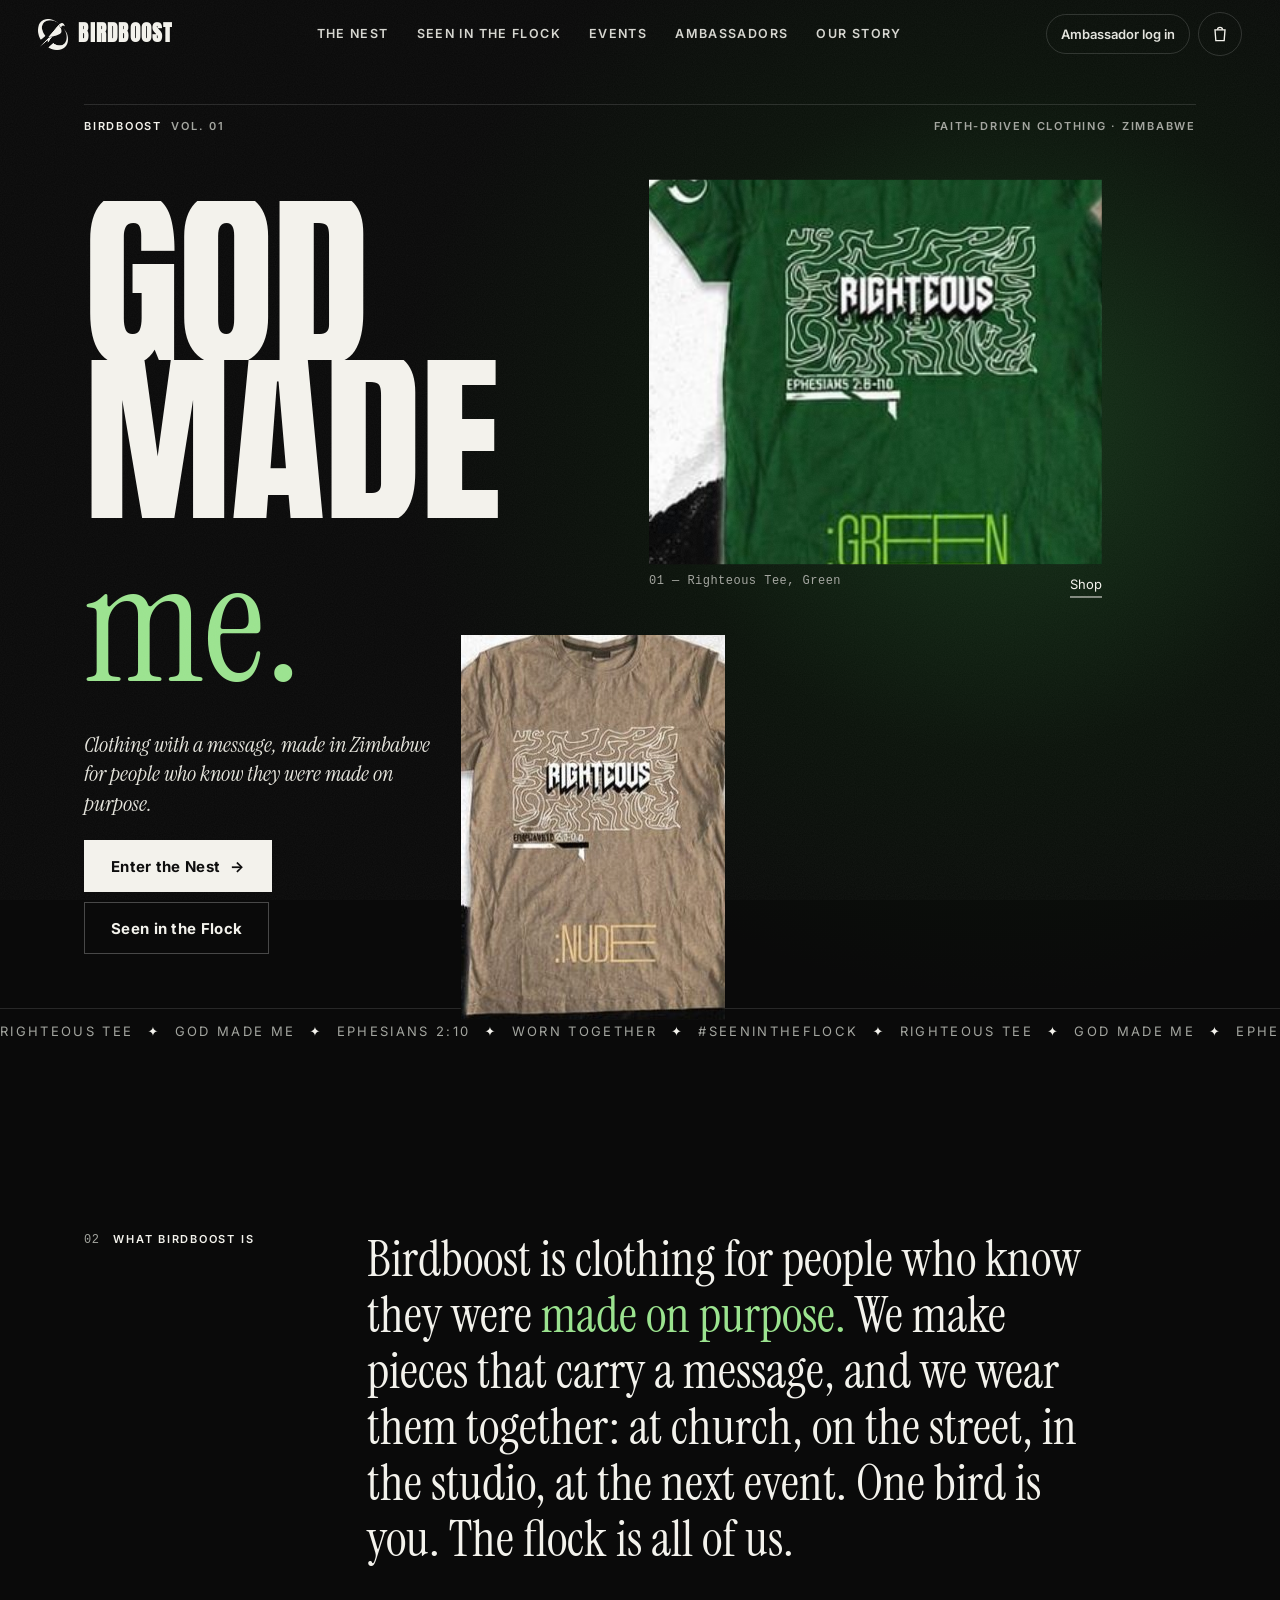
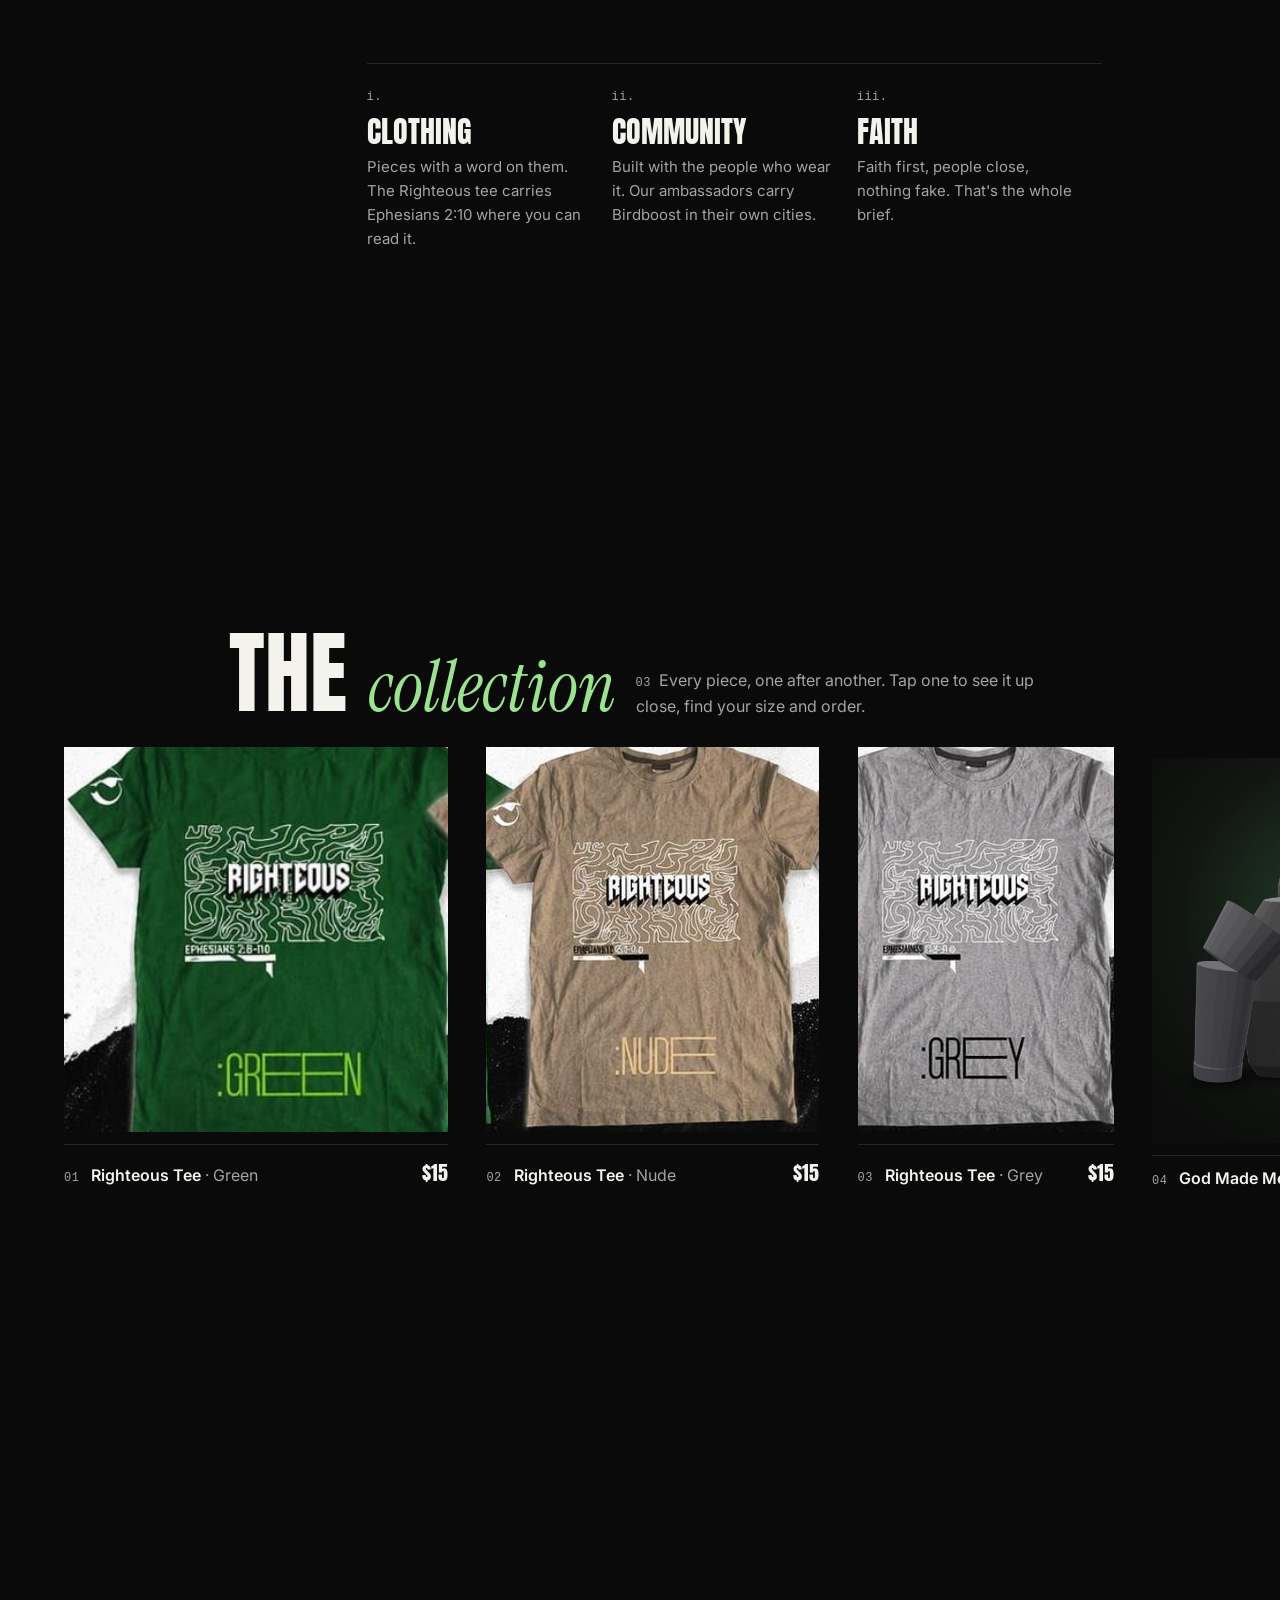
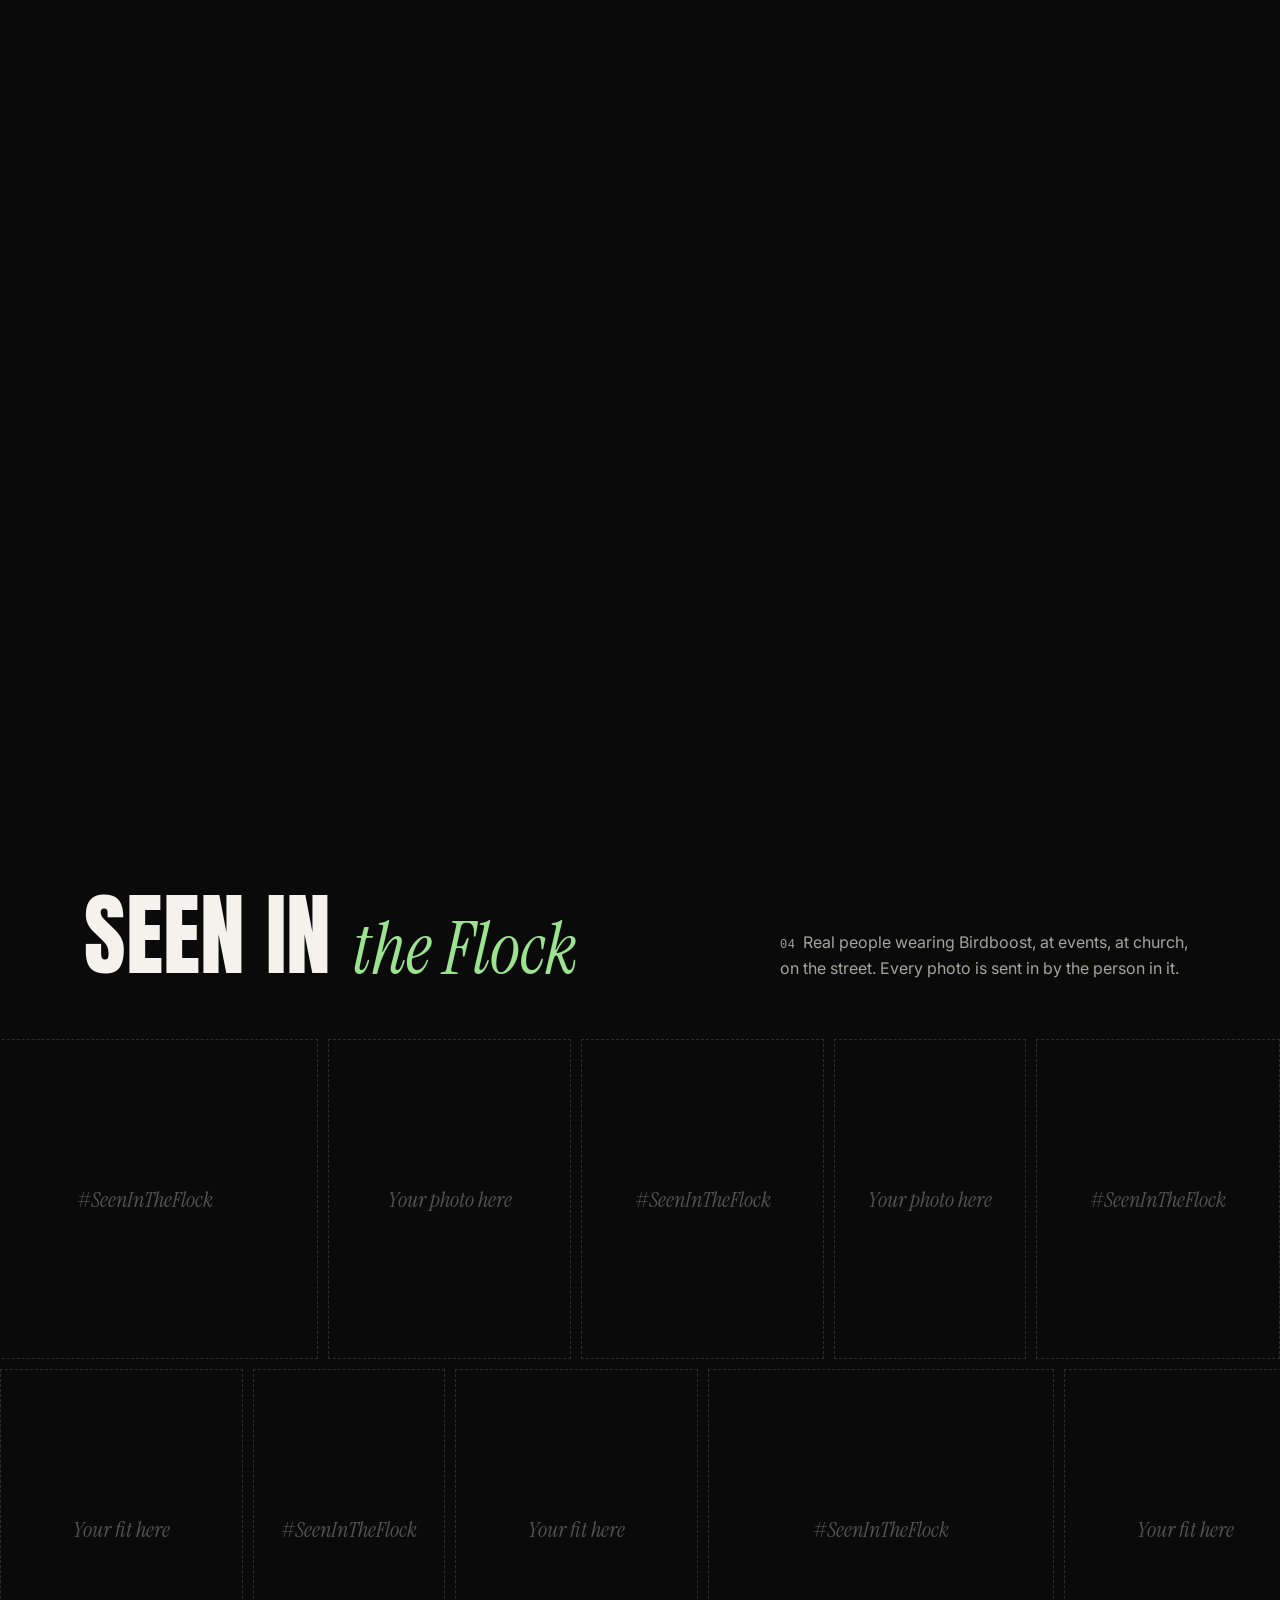
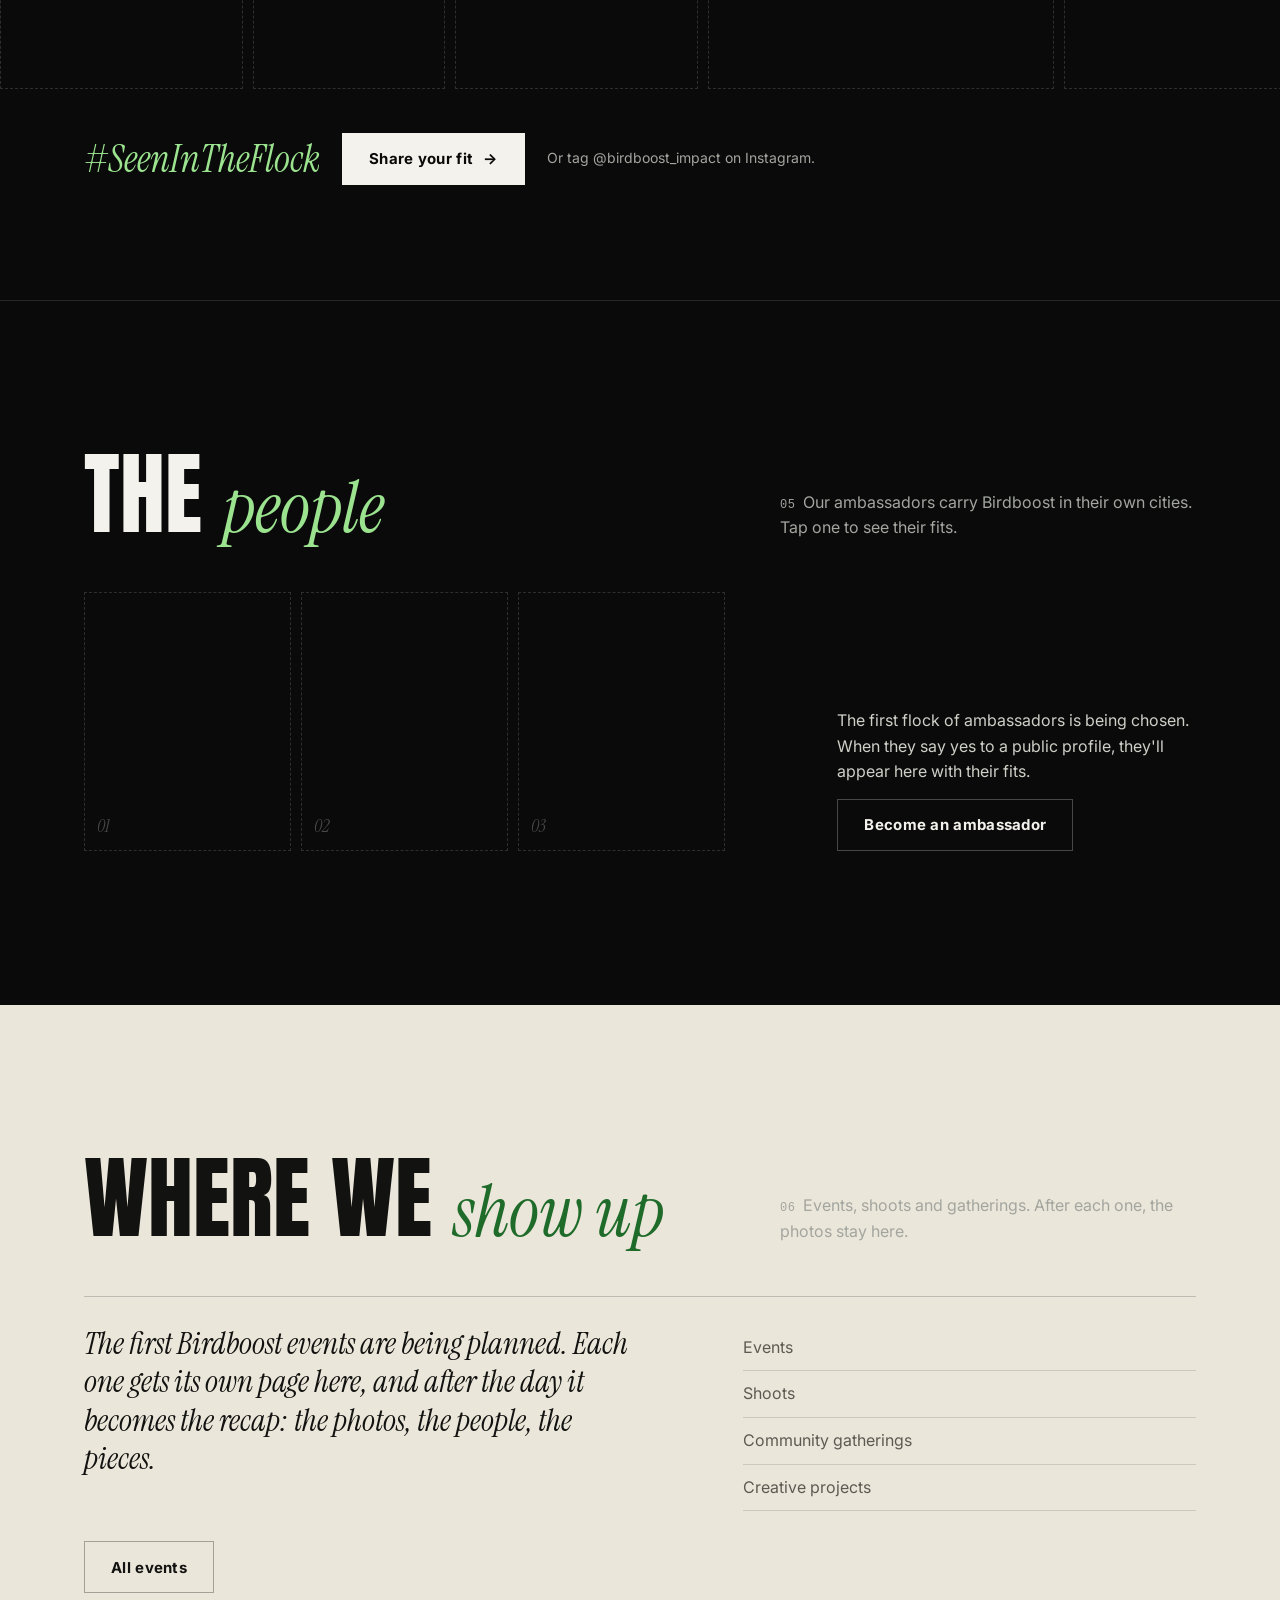
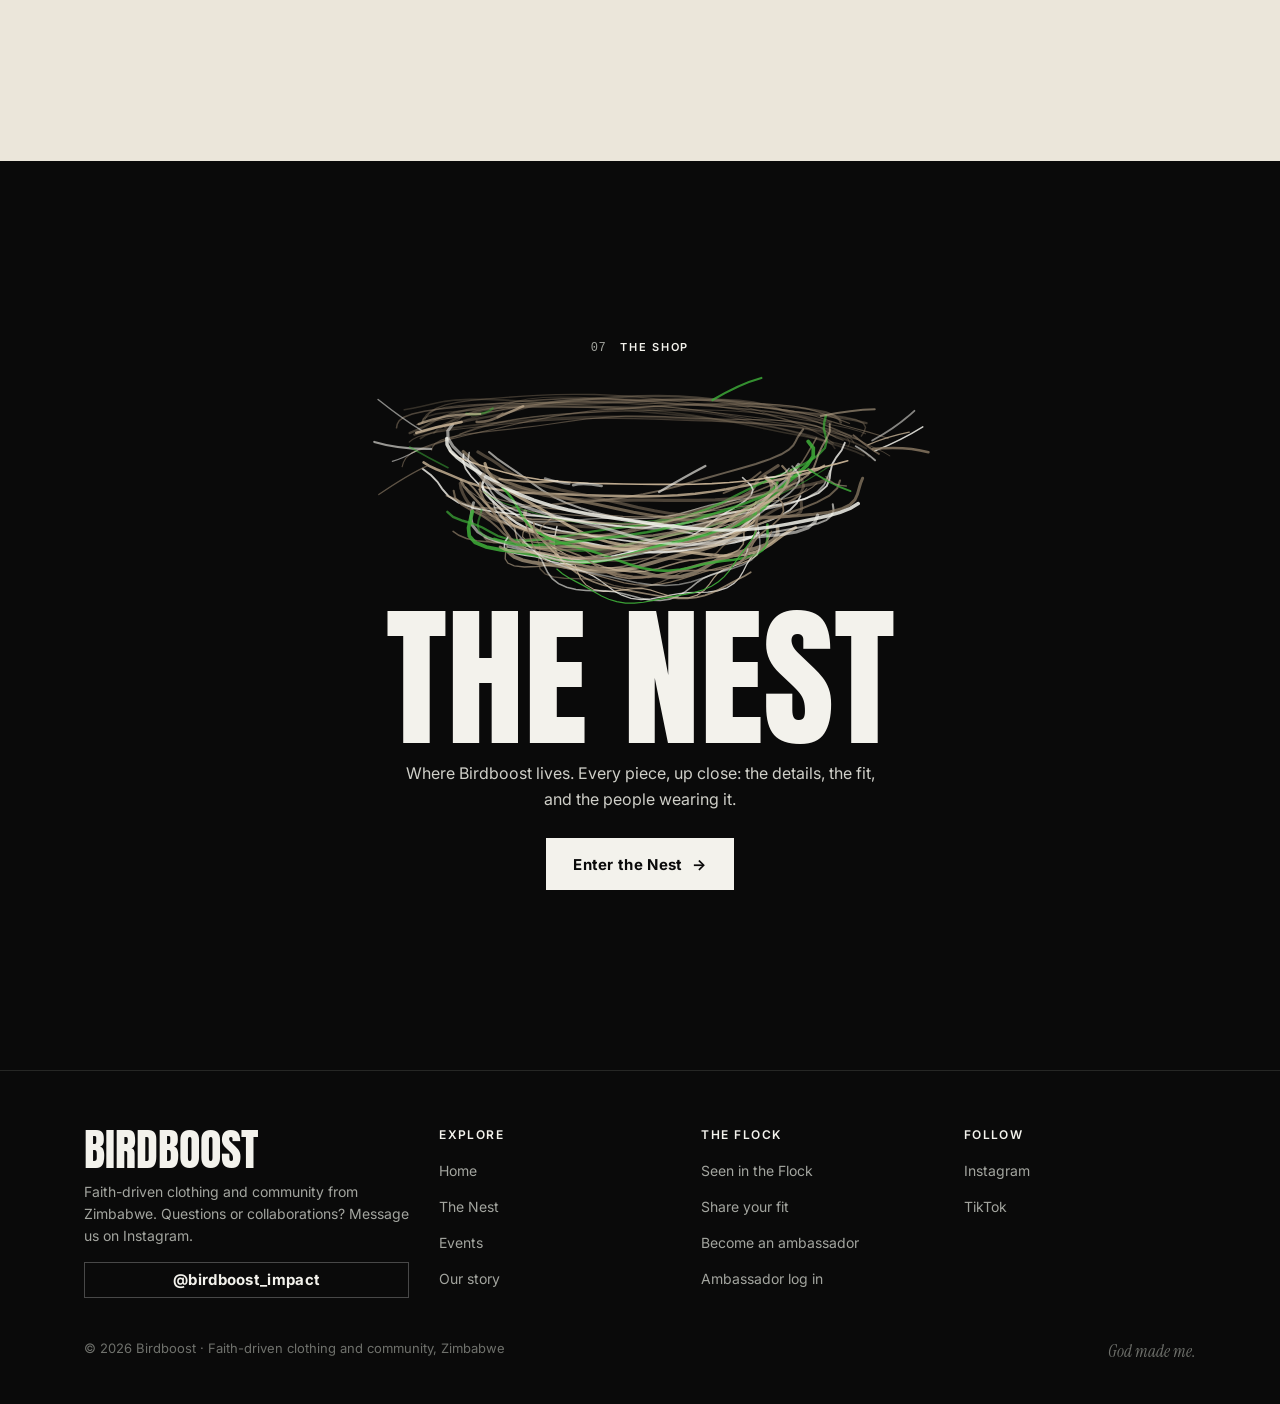
<file: index.html>
<!DOCTYPE html>
<html lang="en" data-root="">
<head>
<meta charset="utf-8">
<meta name="viewport" content="width=device-width, initial-scale=1, viewport-fit=cover">
<title>Birdboost · God made me</title>
<meta name="description" content="Birdboost is faith-driven clothing and community from Zimbabwe. Pieces with a message, worn together.">
<meta name="theme-color" content="#0a0a0a">
<meta property="og:title" content="Birdboost · God made me">
<meta property="og:description" content="Faith-driven clothing and community from Zimbabwe.">
<meta property="og:image" content="tees.jpg">
<link rel="icon" href="assets/logo.png">
<script>
/* Links shared for the ambassador applications (with ?src=, ?ref= and so on) still land on the application page.
   A customer link with ?code= goes straight to the shop with the code applied. */
(function(){var q=location.search,h=location.hash;try{if(/[?&](code|src|utm_source|utm_campaign|ref|c)=/.test(q)||h==='#apply')sessionStorage.setItem('bb-ref',document.referrer)}catch(e){}
if(/[?&]code=/.test(q))location.replace('nest/'+q+h);
else if(/[?&](src|utm_source|utm_campaign|ref|c)=/.test(q)||h==='#apply')location.replace('flock/'+q+h);})();
</script>
<link rel="preconnect" href="https://fonts.googleapis.com"><link rel="preconnect" href="https://fonts.gstatic.com" crossorigin>
<link href="https://fonts.googleapis.com/css2?family=Anton&family=Instrument+Serif:ital@0;1&family=Inter:wght@400;600;700;800&display=swap" rel="stylesheet">
<link rel="stylesheet" href="assets/bb.css">
<link rel="stylesheet" href="assets/shop.css">
<style>
/* ---------- 01 · the cover ---------- */
.cover{position:relative;min-height:100svh;padding:96px 0 0;overflow:hidden;isolation:isolate;display:flex;flex-direction:column}
.cover::before{content:"";position:absolute;inset:0;z-index:-2;background:radial-gradient(60% 70% at 78% 40%,#16361a 0,#0b130b 45%,var(--bg) 78%)}
.cv-grid{position:relative;flex:1;display:grid;grid-template-columns:repeat(12,minmax(0,1fr));gap:0 18px;align-items:start}
.cv-meta{grid-column:1/-1;display:flex;justify-content:space-between;gap:16px;padding:14px 0;border-top:1px solid #ffffff1f;margin-top:8px}
.cv-title{grid-column:1/9;grid-row:2;position:relative;z-index:3;margin:clamp(20px,6vh,70px) 0 0;font:400 clamp(92px,15.5vw,250px)/.8 var(--display);text-transform:uppercase;letter-spacing:-.01em;pointer-events:none}
.cv-title span{display:block;overflow:hidden}
.cv-title span>i{display:inline-block;font-style:normal;animation:cvup 1.1s var(--ease) both}
.cv-title span:nth-child(2)>i{animation-delay:.08s}.cv-title span:nth-child(3)>i{animation-delay:.16s}
.cv-title .serif{color:var(--g2);font-size:.86em;letter-spacing:0}
@keyframes cvup{from{transform:translateY(102%)}}
.cv-a{grid-column:7/12;grid-row:2/4;position:relative;z-index:1;margin-top:clamp(10px,3vh,40px);transform:translate3d(0,calc((var(--p,.5) - .5) * -140px),0)}
.cv-b{grid-column:5/8;grid-row:3;position:relative;z-index:2;margin-top:-26%;transform:translate3d(0,calc((var(--p,.5) - .5) * -300px),0)}
.cv-a figure,.cv-b figure{margin:0;position:relative;overflow:hidden;background:#111;animation:cvin 1.4s var(--ease) .2s both}
.cv-b figure{animation-delay:.45s;box-shadow:0 30px 60px -20px #000}
@keyframes cvin{from{clip-path:inset(100% 0 0 0)}to{clip-path:inset(0 0 0 0)}}
.cv-a img{width:100%;aspect-ratio:4/5;object-fit:cover;transform:scale(calc(1.06 - (var(--p,.5) - .5) * .12))}
.cv-b img{width:100%;aspect-ratio:333/385;object-fit:cover}
.cv-cap{display:flex;justify-content:space-between;gap:10px;margin-top:10px;font-size:13px;color:var(--mute)}
.cv-cap a{color:var(--ink)}
.cv-side{grid-column:1/5;grid-row:3;align-self:end;padding-bottom:clamp(30px,6vh,64px);position:relative;z-index:3}
.cv-side p{font:400 clamp(20px,1.7vw,24px)/1.35 var(--serif);font-style:italic;color:#e5e4dc;max-width:19em;margin:0 0 22px}
.cv-side .row{display:flex;gap:10px;flex-wrap:wrap}
.cv-ticker{border-top:1px solid #ffffff1f;margin-top:auto;overflow:hidden;white-space:nowrap;padding:14px 0;font:400 13px var(--sans);letter-spacing:.18em;text-transform:uppercase;color:var(--mute)}
.cv-ticker div{display:inline-block;animation:tick 40s linear infinite}
.cv-ticker b{color:var(--ink);font-weight:600;margin:0 14px}
@keyframes tick{to{transform:translateX(-50%)}}

/* ---------- 02 · what Birdboost is ---------- */
.mf{padding:clamp(90px,14vw,190px) 0}
.mf .grid{display:grid;grid-template-columns:repeat(12,minmax(0,1fr));gap:18px}
.mf .label{grid-column:1/4}
.mf-text{grid-column:4/12;font:400 clamp(30px,3.9vw,58px)/1.12 var(--serif);margin:0}
.mf-text .w{color:#ffffff2e;transition:color .5s}
.mf-text .w.on{color:var(--ink)}
.mf-text .w.g.on{color:var(--g2)}
.mf-pillars{grid-column:4/12;display:grid;grid-template-columns:repeat(3,minmax(0,1fr));margin-top:clamp(40px,6vw,80px);border-top:1px solid var(--line)}
.mf-pillars div{padding:18px 18px 0 0}
.mf-pillars b{display:block;font:400 30px/1 var(--display);text-transform:uppercase;margin:10px 0 8px}
.mf-pillars p{color:var(--mute);margin:0;font-size:15px}

/* ---------- 03 · the collection: a horizontal run of plates ---------- */
.coll{position:relative}
.coll-pin{position:sticky;top:0;height:100svh;overflow:hidden;display:flex;flex-direction:column;justify-content:center;padding-top:60px}
.coll .secthead{margin-bottom:28px}
.coll-track{display:flex;gap:clamp(20px,3vw,48px);align-items:flex-end;padding:0 max(5vw,18px);will-change:transform;width:max-content}
.plate{flex:none;text-decoration:none;color:inherit;display:block;width:clamp(260px,26vw,400px)}
.plate.tall{width:clamp(280px,30vw,460px)}
.plate.small{width:clamp(220px,20vw,310px)}
.plate .ph{position:relative;overflow:hidden;background:#111}
.plate img{width:100%;aspect-ratio:333/385;object-fit:cover;transition:transform 1.2s var(--ease),opacity .5s}
.plate.tall img{aspect-ratio:4/5}
.plate .alt{position:absolute;inset:0;opacity:0}
.plate:hover img{transform:scale(1.04)}
.plate:hover .alt{opacity:1}
.plate .meta{display:grid;grid-template-columns:auto minmax(0,1fr) auto;gap:12px;align-items:baseline;padding-top:12px;border-top:1px solid var(--line);margin-top:12px}
.plate h3{font:600 16px var(--sans)}
.plate .pr{font:400 20px var(--display)}
.plate.end{align-self:stretch;display:flex;flex-direction:column;justify-content:center;gap:16px;width:clamp(240px,22vw,320px);border-left:1px solid var(--line);padding-left:clamp(20px,3vw,40px)}
.plate.end b{font:400 clamp(44px,5vw,72px)/.9 var(--display);text-transform:uppercase}

/* ---------- 04 · Seen in the Flock ---------- */
.seen{padding:clamp(90px,12vw,160px) 0 clamp(70px,9vw,120px)}
.seen .tagline{display:flex;gap:10px 22px;flex-wrap:wrap;align-items:center;margin-top:28px}
.seen .hashtag{font:400 clamp(26px,3vw,40px) var(--serif);font-style:italic;color:var(--g2)}

/* ---------- 05 · the people ---------- */
.ppl{padding:clamp(90px,12vw,160px) 0;border-top:1px solid var(--line)}
.ppl-empty{display:grid;grid-template-columns:repeat(12,minmax(0,1fr));gap:18px;align-items:end}
.ppl-empty .frames{grid-column:1/8;display:grid;grid-template-columns:repeat(3,minmax(0,1fr));gap:10px}
.ppl-empty .frames span{aspect-ratio:4/5;border:1px dashed #ffffff26;display:grid;place-items:end start;padding:12px;font:400 18px var(--serif);font-style:italic;color:#ffffff40}
.ppl-empty .copy{grid-column:9/13}
.ppl-empty .copy p{color:#cfcfc8}

/* ---------- 06 · where Birdboost shows up ---------- */
.mv{padding:clamp(90px,12vw,160px) 0}
.ev-list{border-top:1px solid #12121033;list-style:none;margin:0;padding:0}
.ev-list a{display:grid;grid-template-columns:150px minmax(0,1fr) minmax(0,.7fr) 40px;gap:20px;align-items:center;padding:22px 0;border-bottom:1px solid #12121033;text-decoration:none;color:inherit;transition:padding .4s var(--ease)}
.ev-list a:hover{padding-left:12px}
.ev-list .d{font:500 13px ui-monospace,Menlo,Consolas,monospace;color:var(--paper-mute)}
.ev-list b{font:400 clamp(28px,3vw,44px)/1 var(--display);text-transform:uppercase}
.ev-list .pl{color:var(--paper-mute)}
.ev-empty{display:grid;grid-template-columns:repeat(12,minmax(0,1fr));gap:18px;border-top:1px solid #12121033;padding-top:28px}
.ev-empty p{grid-column:1/7;font:400 clamp(24px,2.4vw,34px)/1.25 var(--serif);font-style:italic;margin:0}
.ev-empty ul{grid-column:8/13;list-style:none;margin:0;padding:0;color:var(--paper-mute)}
.ev-empty li{padding:10px 0;border-bottom:1px solid #12121022}

/* ---------- 07 · the Nest ---------- */
.nestin{position:relative;padding:clamp(100px,14vw,200px) 0;text-align:center;overflow:hidden}
.nestin .nestart{position:relative;max-width:560px;margin:0 auto}
.nestin .nestart svg{width:100%;height:auto;overflow:visible}
.nestin .rim{position:absolute;left:30%;right:30%;top:30%;height:2px}
.nestin h2{font:400 clamp(70px,12vw,190px)/.85 var(--display);text-transform:uppercase;margin:-30px 0 18px;position:relative}
.nestin p{max-width:30em;margin:0 auto 26px;color:#cfcfc8}

@media(max-width:900px){
  .cover{padding-top:78px}
  .cv-grid{grid-template-columns:repeat(6,minmax(0,1fr));gap:0 10px}
  .cv-meta{grid-column:1/-1}
  .cv-title{grid-column:1/-1;font-size:clamp(84px,25vw,150px);margin-top:18px}
  .cv-a{grid-column:2/7;grid-row:3;margin-top:14px}
  .cv-a .cv-cap{display:none}
  .cv-b{grid-column:1/4;grid-row:4;margin-top:-34%}
  .cv-side{grid-column:1/-1;grid-row:5;padding:22px 0 26px}
  .cv-side .row .btn{flex:1}
  .mf .label,.mf-text,.mf-pillars{grid-column:1/-1}
  .mf .label{margin-bottom:16px}
  .mf-pillars{grid-template-columns:minmax(0,1fr)}
  .mf-pillars div{padding:16px 0;border-bottom:1px solid var(--line)}
  .coll-pin{position:relative;height:auto;padding:80px 0 30px}
  .coll{height:auto!important}
  .coll-track{transform:none!important;width:auto;overflow-x:auto;scroll-snap-type:x mandatory;padding-bottom:8px;scrollbar-width:none;-webkit-overflow-scrolling:touch}
  .coll-track::-webkit-scrollbar{display:none}
  .plate,.plate.tall,.plate.small{width:76vw;scroll-snap-align:center}
  .plate.end{width:60vw}
  .ppl-empty .frames,.ppl-empty .copy{grid-column:1/-1}
  .ev-list a{grid-template-columns:minmax(0,1fr) 30px;gap:4px 12px}
  .ev-list .d{grid-column:1/-1}.ev-list .pl{grid-column:1}
  .ev-empty p,.ev-empty ul{grid-column:1/-1}
}
@media(prefers-reduced-motion:reduce){.coll-pin{position:relative;height:auto;padding:90px 0}.coll{height:auto!important}.coll-track{transform:none!important;width:auto;overflow-x:auto}.cv-ticker div{animation:none}}
</style>
</head>
<body class="grain" data-bird="solo" data-bird-delay="1600">
<header class="nav">
  <div class="in">
    <a class="brand" href="./" aria-label="Birdboost home"><span class="logo" aria-hidden="true"></span><b>BIRDBOOST</b></a>
    <nav aria-label="Main" class="menu" id="menu"><ul class="links"><li><a href="nest/">The Nest</a></li><li><a href="#seen">Seen in the Flock</a></li><li><a href="events/">Events</a></li><li><a href="flock/">Ambassadors</a></li><li><a href="#story">Our story</a></li></ul>
      <div class="menu-foot"><span data-me-slot-m></span><a href="https://www.instagram.com/birdboost_impact" target="_blank" rel="noopener">Instagram</a><a href="https://www.tiktok.com/@official_birdboost.inc" target="_blank" rel="noopener">TikTok</a></div></nav>
    <div class="navr"><span data-me-slot></span><a class="cartbtn" href="nest/#cart" aria-label="Cart"><svg viewBox="0 0 24 24" fill="none" stroke="currentColor" stroke-width="1.6" aria-hidden="true"><path d="M6 7h12l-1 13H7L6 7z"/><path d="M9 7a3 3 0 016 0"/></svg><b data-cart-count></b></a><button class="menubtn" type="button" aria-expanded="false" aria-controls="menu" aria-label="Menu"><i></i></button></div>
  </div>
</header>

<main>
<!-- 01 · the cover -->
<section class="cover" data-progress aria-labelledby="h1">
  <div class="wrap cv-grid">
    <div class="cv-meta label"><span><b>Birdboost</b> &nbsp;<span id="issue">Vol. 01</span></span><span>Faith-driven clothing · Zimbabwe</span></div>
    <h1 class="cv-title" id="h1"><span><i>God</i></span><span><i>made</i></span><span><i class="serif">me.</i></span></h1>
    <div class="cv-a" data-perch="0.78" data-perch-desktop>
      <figure id="cva"><img src="assets/img/righteous-green.jpg" alt="The Righteous tee in green" width="333" height="385"></figure>
      <div class="cv-cap"><span class="idx" id="cvacap">01 — Righteous Tee, Green</span><a class="link-u" id="cvalink" href="nest/piece/?id=righteous-green">Shop</a></div>
    </div>
    <div class="cv-b"><figure><img src="assets/img/righteous-nude.jpg" alt="The Righteous tee in nude" width="333" height="385"></figure></div>
    <div class="cv-side">
      <p>Clothing with a message, made in Zimbabwe for people who know they were made on purpose.</p>
      <div class="row"><a class="btn w" href="nest/">Enter the Nest <span class="arr">→</span></a><a class="btn o" href="#seen">Seen in the Flock</a></div>
    </div>
  </div>
  <div class="cv-ticker" aria-hidden="true"><div><span>Righteous Tee</span><b>✦</b><span>God made me</span><b>✦</b><span>Ephesians 2:10</span><b>✦</b><span>Worn together</span><b>✦</b><span>#SeenInTheFlock</span><b>✦</b><span>Righteous Tee</span><b>✦</b><span>God made me</span><b>✦</b><span>Ephesians 2:10</span><b>✦</b><span>Worn together</span><b>✦</b><span>#SeenInTheFlock</span><b>✦</b></div></div>
</section>

<!-- 02 · what Birdboost is -->
<section class="mf" id="story" aria-label="What Birdboost is">
  <div class="wrap grid">
    <div class="label"><span class="idx">02</span><b>What Birdboost is</b></div>
    <p class="mf-text" id="mftext" data-progress>Birdboost is clothing for people who know they were <em class="g">made on purpose.</em> We make pieces that carry a message, and we wear them together: at church, on the street, in the studio, at the next event. One bird is you. The flock is all of us.</p>
    <div class="mf-pillars">
      <div><span class="idx">i.</span><b>Clothing</b><p>Pieces with a word on them. The Righteous tee carries Ephesians 2:10 where you can read it.</p></div>
      <div><span class="idx">ii.</span><b>Community</b><p>Built with the people who wear it. Our ambassadors carry Birdboost in their own cities.</p></div>
      <div><span class="idx">iii.</span><b>Faith</b><p>Faith first, people close, nothing fake. That's the whole brief.</p></div>
    </div>
  </div>
</section>

<!-- 03 · the collection -->
<section class="coll" id="collection" aria-labelledby="h-coll">
  <div class="coll-pin">
    <div class="wrap secthead"><h2 id="h-coll">The <span class="serif">collection</span></h2><p><span class="idx">03</span> &nbsp;Every piece, one after another. Tap one to see it up close, find your size and order.</p></div>
    <div class="coll-track" id="track"></div>
  </div>
</section>

<!-- 04 · Seen in the Flock -->
<section class="seen" id="seen" aria-labelledby="h-seen">
  <div class="wrap secthead"><h2 id="h-seen">Seen in <span class="serif">the Flock</span></h2><p><span class="idx">04</span> &nbsp;Real people wearing Birdboost, at events, at church, on the street. Every photo is sent in by the person in it.</p></div>
  <div class="sf" id="strip"><div class="sf-row"></div><div class="sf-row"></div></div>
  <div class="wrap tagline"><span class="hashtag">#SeenInTheFlock</span><a class="btn w" href="flock/share/">Share your fit <span class="arr">→</span></a><span class="mute" style="font-size:14px">Or tag @birdboost_impact on Instagram.</span></div>
</section>

<!-- 05 · the people -->
<section class="ppl" id="people" aria-labelledby="h-ppl">
  <div class="wrap">
    <div class="secthead"><h2 id="h-ppl">The <span class="serif">people</span></h2><p><span class="idx">05</span> &nbsp;Our ambassadors carry Birdboost in their own cities. Tap one to see their fits.</p></div>
    <div class="people" id="ppl"></div>
    <div class="ppl-empty" id="pplempty" hidden>
      <div class="frames" aria-hidden="true"><span>01</span><span>02</span><span>03</span></div>
      <div class="copy"><p>The first flock of ambassadors is being chosen. When they say yes to a public profile, they'll appear here with their fits.</p><a class="btn o" href="flock/">Become an ambassador</a></div>
    </div>
  </div>
</section>

<!-- 06 · where Birdboost shows up -->
<section class="mv paper" id="events" aria-labelledby="h-mv">
  <div class="wrap">
    <div class="secthead"><h2 id="h-mv">Where we <span class="serif">show up</span></h2><p><span class="idx">06</span> &nbsp;Events, shoots and gatherings. After each one, the photos stay here.</p></div>
    <ul class="ev-list" id="evlist" hidden></ul>
    <div class="ev-empty" id="evempty" hidden>
      <p>The first Birdboost events are being planned. Each one gets its own page here, and after the day it becomes the recap: the photos, the people, the pieces.</p>
      <ul><li>Events</li><li>Shoots</li><li>Community gatherings</li><li>Creative projects</li></ul>
    </div>
    <p style="margin-top:30px"><a class="btn o" href="events/">All events</a></p>
  </div>
</section>

<!-- 07 · the Nest -->
<section class="nestin" aria-labelledby="h-nest">
  <div class="wrap">
    <div class="label" style="justify-content:center"><span class="idx">07</span><b>The shop</b></div>
    <div class="nestart" data-draw><svg data-nest role="img" aria-label="A woven nest"></svg><span class="rim" data-perch="0.5" data-perch-scale="0.85"></span></div>
    <h2 id="h-nest">The Nest</h2>
    <p>Where Birdboost lives. Every piece, up close: the details, the fit, and the people wearing it.</p>
    <a class="btn w" href="nest/">Enter the Nest <span class="arr">→</span></a>
  </div>
</section>
</main>

<footer class="foot" id="contact"><div class="wrap">
  <div class="cols">
    <div><div class="big">Birdboost</div><p>Faith-driven clothing and community from Zimbabwe. Questions or collaborations? Message us on Instagram.</p>
      <a class="btn o" href="https://www.instagram.com/birdboost_impact" target="_blank" rel="noopener">@birdboost_impact</a></div>
    <div><h4>Explore</h4><a href="./">Home</a><a href="nest/">The Nest</a><a href="events/">Events</a><a href="./#story">Our story</a></div>
    <div><h4>The Flock</h4><a href="./#seen">Seen in the Flock</a><a href="flock/share/">Share your fit</a><a href="flock/">Become an ambassador</a><a href="portal/">Ambassador log in</a></div>
    <div><h4>Follow</h4><a href="https://www.instagram.com/birdboost_impact" target="_blank" rel="noopener">Instagram</a><a href="https://www.tiktok.com/@official_birdboost.inc" target="_blank" rel="noopener">TikTok</a></div>
  </div>
  <div class="fine"><span>© <span data-year>2026</span> Birdboost · Faith-driven clothing and community, Zimbabwe</span><span class="serif" style="font-size:17px">God made me.</span></div>
</div></footer>

<script src="portal/config.js"></script>
<script src="assets/catalog.js"></script>
<script src="assets/campaign.js"></script>
<script src="assets/site.js"></script>
<script src="assets/shop.js"></script>
<script src="assets/community.js"></script>
<script src="assets/bird.js"></script>
<script>
{
const { esc, RM, watchProgress } = window.BB, S = window.BBShop, C = window.BBCommunity, K = window.BB_CAMPAIGN || {};
const $ = (id) => document.getElementById(id);

/* the cover uses a real campaign photo as soon as there is one */
if (K.issue) $("issue").textContent = K.issue;
const hero = (K.hero || [])[0];
if (hero && hero.src) {
  $("cva").innerHTML = `<img src="${esc(hero.src)}" alt="${esc(hero.alt || "")}">`;
  $("cvacap").textContent = hero.alt || "";
  if (hero.piece) $("cvalink").href = "nest/piece/?id=" + encodeURIComponent(hero.piece);
}

/* what Birdboost is: the words light up as you read down */
const mf = $("mftext");
mf.innerHTML = mf.innerHTML.replace(/<em class="g">(.*?)<\/em>/, (m, t) => t.split(" ").map((w) => `\u0001${w}`).join(" ")).split(" ").map((w) => w.startsWith("\u0001") ? `<span class="w g">${w.slice(1)}</span>` : `<span class="w">${w}</span>`).join(" ");
const words = [...mf.querySelectorAll(".w")];
if (RM) words.forEach((w) => w.classList.add("on"));
else mf._onProgress = (p) => { const k = Math.min(1, Math.max(0, (p - 0.18) / 0.42)) * words.length; words.forEach((w, i) => w.classList.toggle("on", i < k)); };

/* the collection: plates that run sideways while the section holds still */
S.load().then((list) => {
  const sizes = ["tall", "", "small", "tall", "", "small"];
  $("track").innerHTML = list.map((p, i) => `<a class="plate ${sizes[i % sizes.length]}" href="${esc(S.pieceUrl(p))}">
      <div class="ph"><img src="${esc(S.img(p.image))}" alt="${esc(p.style)}${p.color ? " in " + esc(p.color) : ""}" loading="lazy" width="333" height="385">${p.back ? `<img class="alt" src="${esc(S.img(p.back))}" alt="" loading="lazy">` : ""}</div>
      <div class="meta"><span class="idx">${String(i + 1).padStart(2, "0")}</span><h3>${esc(p.style)}<span class="mute" style="font-weight:400"> · ${esc(p.color)}</span></h3><span class="pr">${p.price != null ? esc(S.money(p.price, p.currency)) : ""}</span></div></a>`).join("")
    + `<a class="plate end" href="nest/"><span class="idx">${list.length} pieces</span><b>Enter the Nest</b><span class="link-u" style="align-self:start">See everything →</span></a>`;
  const sec = document.querySelector(".coll"), pin = sec.querySelector(".coll-pin"), track = $("track");
  const wide = matchMedia("(min-width: 901px)");
  let extra = 0;
  const size = () => {
    if (!wide.matches || RM) { sec.style.height = ""; return; }
    extra = Math.max(0, track.scrollWidth - innerWidth);
    sec.style.height = (innerHeight + extra) + "px";
  };
  const move = () => {
    if (!wide.matches || RM) return;
    const r = sec.getBoundingClientRect(), p = Math.min(1, Math.max(0, -r.top / Math.max(1, r.height - innerHeight)));
    track.style.transform = `translate3d(${(-extra * p).toFixed(1)}px,0,0)`;
  };
  size(); move();
  addEventListener("resize", () => { size(); move(); });
  let q = false; addEventListener("scroll", () => { if (!q) { q = true; requestAnimationFrame(() => { q = false; move(); }); } }, { passive: true });
  addEventListener("load", () => { size(); move(); });
});

/* Seen in the Flock, the people and events: only real, approved content */
C.strip($("strip"));
C.people($("ppl"), { onEmpty: () => { $("ppl").hidden = true; $("pplempty").hidden = false; } });
C.events().then((ev) => {
  if (!ev.length) { $("evempty").hidden = false; return; }
  const list = ev.slice(0, 5);
  $("evlist").hidden = false;
  $("evlist").innerHTML = list.map((e) => `<li><a href="events/?e=${esc(e.id)}"><span class="d">${esc(C.date(e.starts_at, { day: "numeric", month: "short", year: "numeric" }))}${e.starts_at && new Date(e.starts_at) > new Date() ? " · upcoming" : e.photos ? " · " + e.photos + " photos" : ""}</span><b>${esc(e.title)}</b><span class="pl">${esc(e.location || "")}</span><span aria-hidden="true">→</span></a></li>`).join("");
});
}
</script>
</body>
</html>
</file>
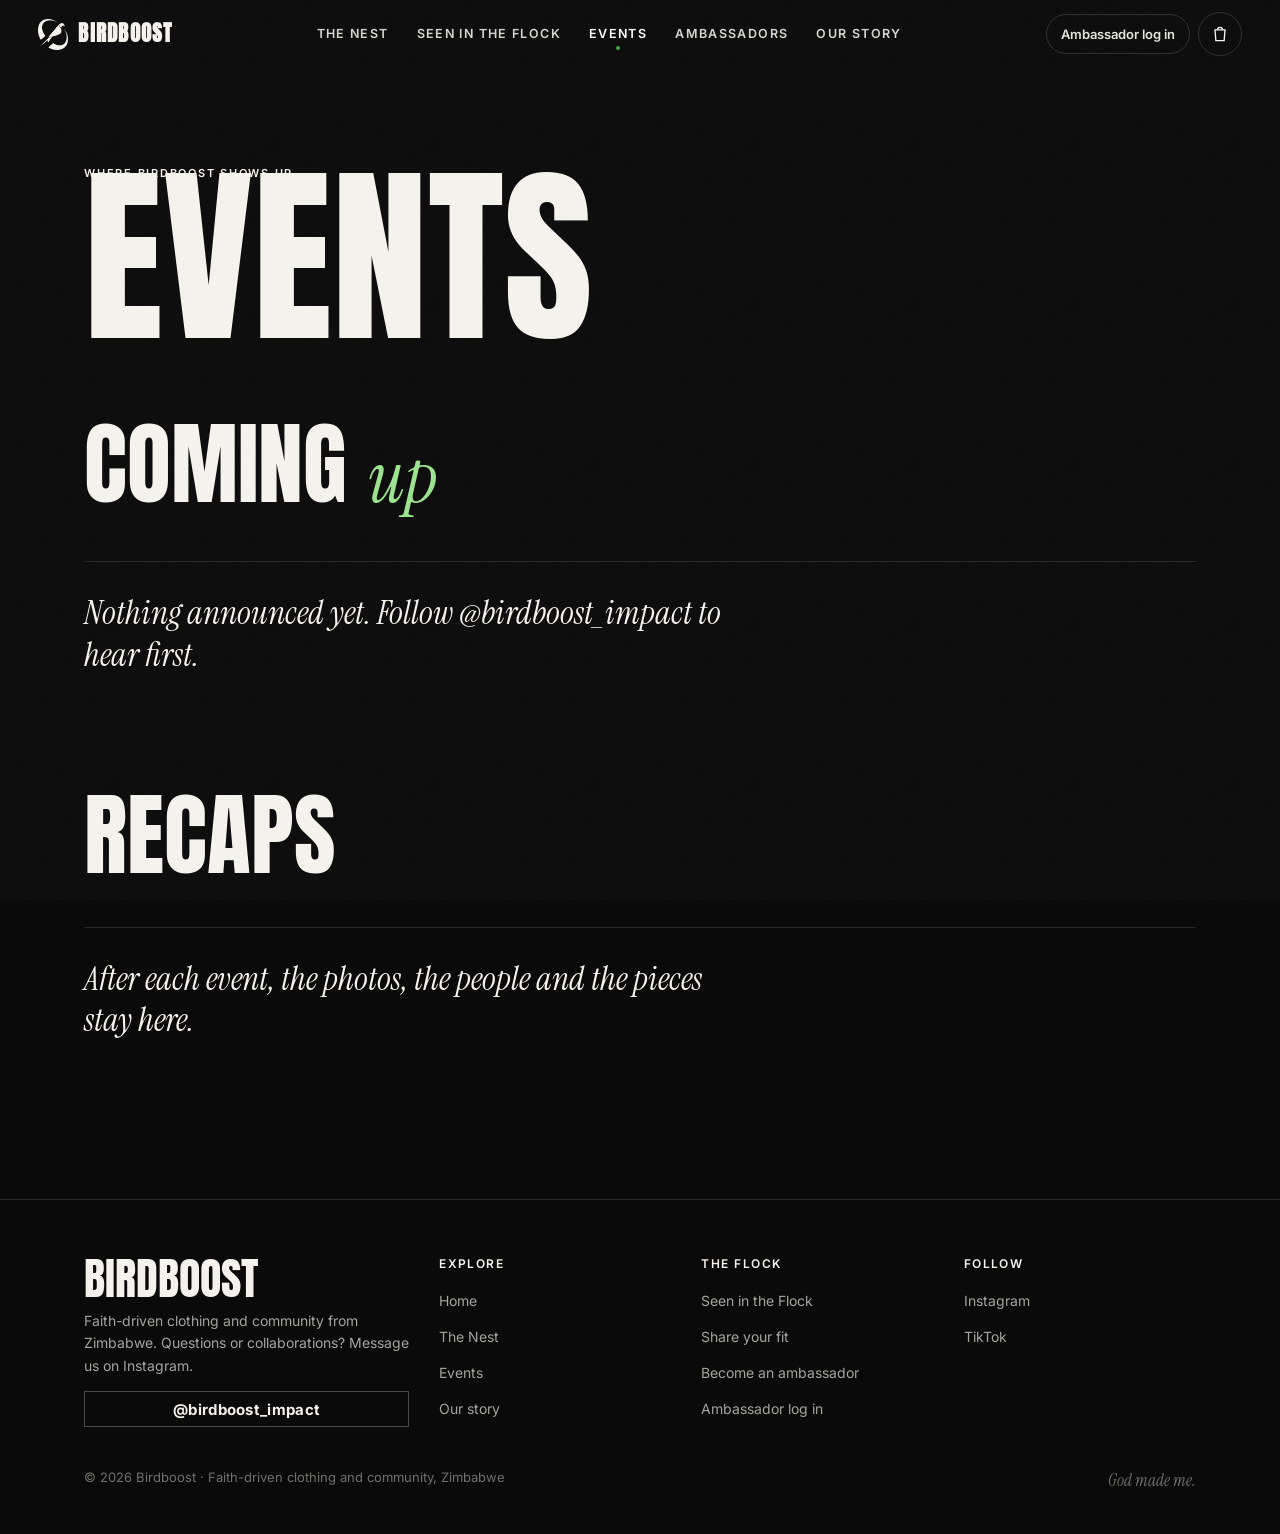
<file: events/index.html>
<!DOCTYPE html>
<html lang="en" data-root="../">
<head>
<meta charset="utf-8">
<meta name="viewport" content="width=device-width, initial-scale=1, viewport-fit=cover">
<title>Events · Birdboost</title>
<meta name="description" content="Where Birdboost shows up: events, shoots and gatherings, and the recaps after.">
<meta name="theme-color" content="#0a0a0a">
<link rel="icon" href="../assets/logo.png">
<link rel="preconnect" href="https://fonts.googleapis.com"><link rel="preconnect" href="https://fonts.gstatic.com" crossorigin>
<link href="https://fonts.googleapis.com/css2?family=Anton&family=Instrument+Serif:ital@0;1&family=Inter:wght@400;600;700;800&display=swap" rel="stylesheet">
<link rel="stylesheet" href="../assets/bb.css">
<link rel="stylesheet" href="../assets/shop.css">
<style>
.evp{padding:clamp(110px,13vw,170px) 0 clamp(80px,10vw,130px)}
.evp h1{font:400 clamp(90px,15vw,240px)/.8 var(--display);text-transform:uppercase;margin-bottom:30px}
.evp h1 .serif{color:var(--g2);font-size:.5em}
.sect{margin-top:clamp(50px,7vw,90px)}
.rows{list-style:none;margin:0;padding:0;border-top:1px solid var(--line)}
.rows a{display:grid;grid-template-columns:170px minmax(0,1fr) minmax(0,.8fr) 160px;gap:20px;align-items:center;padding:20px 0;border-bottom:1px solid var(--line);text-decoration:none;color:inherit;transition:padding .4s var(--ease)}
.rows a:hover{padding-left:10px}
.rows .d{font:500 13px ui-monospace,Menlo,Consolas,monospace;color:var(--mute)}
.rows b{font:400 clamp(30px,3.4vw,50px)/1 var(--display);text-transform:uppercase}
.rows .pl{color:var(--mute)}
.rows .th{aspect-ratio:4/3;overflow:hidden;background:#111}
.rows .th img{width:100%;height:100%;object-fit:cover}
.none{border-top:1px solid var(--line);padding:30px 0;display:grid;grid-template-columns:repeat(12,minmax(0,1fr));gap:18px}
.none p{grid-column:1/8;font:400 clamp(24px,2.6vw,36px)/1.25 var(--serif);font-style:italic;margin:0}
/* a single event: the recap */
.ev-hero{display:grid;grid-template-columns:repeat(12,minmax(0,1fr));gap:18px;align-items:end;margin-bottom:40px}
.ev-hero .t{grid-column:1/8}
.ev-hero h1{font-size:clamp(64px,9vw,150px);margin:12px 0 0}
.ev-hero .facts{grid-column:9/13;border-top:1px solid var(--line)}
.ev-hero .facts div{display:flex;justify-content:space-between;gap:10px;padding:12px 0;border-bottom:1px solid var(--line);font-size:14px}
.ev-hero .facts span{color:var(--mute)}
.ev-cover{aspect-ratio:21/9;overflow:hidden;background:#111;margin-bottom:40px}
.ev-cover img{width:100%;height:100%;object-fit:cover}
.recap{display:grid;grid-template-columns:repeat(12,minmax(0,1fr));gap:18px}
.recap p{grid-column:3/11;font:400 clamp(22px,2.2vw,30px)/1.4 var(--serif);margin:0 0 40px;white-space:pre-line}
.grid-ph{columns:3 260px;column-gap:10px}
.grid-ph button{display:block;width:100%;margin:0 0 10px;padding:0;border:0;background:#111;cursor:zoom-in;break-inside:avoid}
.grid-ph img{width:100%}
@media(max-width:900px){
  .rows a{grid-template-columns:minmax(0,1fr) 110px;gap:6px 14px}
  .rows .d{grid-column:1}.rows b{grid-column:1}.rows .pl{grid-column:1}.rows .th{grid-column:2;grid-row:1/4}
  .none p,.ev-hero .t,.ev-hero .facts,.recap p{grid-column:1/-1}
  .ev-cover{aspect-ratio:4/3}
}
</style>
</head>
<body class="grain" data-bird="solo" data-bird-delay="1200">
<header class="nav">
  <div class="in">
    <a class="brand" href="../" aria-label="Birdboost home"><span class="logo" aria-hidden="true"></span><b>BIRDBOOST</b></a>
    <nav aria-label="Main" class="menu" id="menu"><ul class="links"><li><a href="../nest/">The Nest</a></li><li><a href="../#seen">Seen in the Flock</a></li><li><a href="../events/" aria-current="page">Events</a></li><li><a href="../flock/">Ambassadors</a></li><li><a href="../#story">Our story</a></li></ul>
      <div class="menu-foot"><span data-me-slot-m></span><a href="https://www.instagram.com/birdboost_impact" target="_blank" rel="noopener">Instagram</a><a href="https://www.tiktok.com/@official_birdboost.inc" target="_blank" rel="noopener">TikTok</a></div></nav>
    <div class="navr"><span data-me-slot></span><a class="cartbtn" href="../nest/#cart" aria-label="Cart"><svg viewBox="0 0 24 24" fill="none" stroke="currentColor" stroke-width="1.6" aria-hidden="true"><path d="M6 7h12l-1 13H7L6 7z"/><path d="M9 7a3 3 0 016 0"/></svg><b data-cart-count></b></a><button class="menubtn" type="button" aria-expanded="false" aria-controls="menu" aria-label="Menu"><i></i></button></div>
  </div>
</header>

<main class="evp"><div class="wrap" id="root"><p class="mute">Loading…</p></div></main>

<footer class="foot" id="contact"><div class="wrap">
  <div class="cols">
    <div><div class="big">Birdboost</div><p>Faith-driven clothing and community from Zimbabwe. Questions or collaborations? Message us on Instagram.</p>
      <a class="btn o" href="https://www.instagram.com/birdboost_impact" target="_blank" rel="noopener">@birdboost_impact</a></div>
    <div><h4>Explore</h4><a href="../">Home</a><a href="../nest/">The Nest</a><a href="../events/">Events</a><a href="../#story">Our story</a></div>
    <div><h4>The Flock</h4><a href="../#seen">Seen in the Flock</a><a href="../flock/share/">Share your fit</a><a href="../flock/">Become an ambassador</a><a href="../portal/">Ambassador log in</a></div>
    <div><h4>Follow</h4><a href="https://www.instagram.com/birdboost_impact" target="_blank" rel="noopener">Instagram</a><a href="https://www.tiktok.com/@official_birdboost.inc" target="_blank" rel="noopener">TikTok</a></div>
  </div>
  <div class="fine"><span>© <span data-year>2026</span> Birdboost · Faith-driven clothing and community, Zimbabwe</span><span class="serif" style="font-size:17px">God made me.</span></div>
</div></footer>

<script src="../portal/config.js"></script>
<script src="../assets/catalog.js"></script>
<script src="../assets/site.js"></script>
<script src="../assets/shop.js"></script>
<script src="../assets/community.js"></script>
<script src="../assets/bird.js"></script>
<script>
{
const { esc } = window.BB, S = window.BBShop, C = window.BBCommunity;
const $ = (id) => document.getElementById(id);
const one = new URLSearchParams(location.search).get("e");
const when = (e) => C.date(e.starts_at, { weekday: "short", day: "numeric", month: "short", year: "numeric" });
const upcoming = (e) => e.starts_at && new Date(e.ends_at || e.starts_at) > new Date();
const row = (e) => `<li><a href="?e=${esc(e.id)}"><span class="d">${esc(when(e) || "Date to come")}</span><b>${esc(e.title)}</b><span class="pl">${esc(e.location || "")}${!upcoming(e) && e.photos ? " · " + e.photos + " photos" : ""}</span><span class="th">${C.safe(e.cover_image) ? `<img src="${esc(C.safe(e.cover_image))}" alt="" loading="lazy">` : ""}</span></a></li>`;

C.events().then((list) => {
  if (one) {
    const e = list.find((x) => x.id === one);
    if (!e) { $("root").innerHTML = `<h1>Event <span class="serif">not found</span></h1><a class="btn o" href="./">All events</a>`; return; }
    document.title = e.title + " · Birdboost";
    $("root").innerHTML = `<a class="link-u" href="./" style="font-size:14px">← All events</a>
      <div class="ev-hero"><div class="t"><span class="eyebrow-s">${upcoming(e) ? "Coming up" : "Recap"}</span><h1>${esc(e.title)}</h1></div>
        <div class="facts"><div><span>When</span>${esc(when(e) || "To be announced")}</div>${e.location ? `<div><span>Where</span>${esc(e.location)}</div>` : ""}${e.featured ? `<div><span>Wearing</span>${esc(e.featured)}</div>` : ""}${e.team.length ? `<div><span>Ambassadors</span>${e.team.map((t) => esc(t.name)).join(", ")}</div>` : ""}</div></div>
      ${C.safe(e.cover_image) ? `<div class="ev-cover"><img src="${esc(C.safe(e.cover_image))}" alt=""></div>` : ""}
      ${e.recap || e.brief ? `<div class="recap"><p>${esc(upcoming(e) ? e.brief || "" : e.recap || e.brief || "")}</p></div>` : ""}
      <div class="sect"><div class="secthead"><h2>Seen <span class="serif">there</span></h2><p>${upcoming(e) ? "After the day, the photos land here." : "Photos from the day, from the people who were there."}</p></div><div class="grid-ph" id="ph"></div>
        <div class="none" id="phnone" hidden><p>${upcoming(e) ? "Coming? Post your photos with #SeenInTheFlock and send them to us after." : "No photos from this one yet. Were you there?"}</p><div style="grid-column:9/13;align-self:end"><a class="btn o" href="../flock/share/">Share a photo</a></div></div></div>`;
    S.rpc("community_feed", { p_limit: 120, p_product: null, p_event: e.id }).then((posts) => {
      posts = Array.isArray(posts) ? posts : [];
      if (!posts.length) { $("phnone").hidden = false; return; }
      $("ph").innerHTML = posts.map((p, i) => `<button type="button" data-i="${i}">${p.kind === "video" ? `<video src="${esc(C.safe(p.media_url))}" muted playsinline preload="metadata"></video>` : `<img src="${esc(C.safe(p.media_url))}" alt="" loading="lazy">`}</button>`).join("");
      $("ph").onclick = (ev) => { const b = ev.target.closest("[data-i]"); if (b) C.open(posts[+b.dataset.i]); };
    }).catch(() => { $("phnone").hidden = false; });
    return;
  }
  const up = list.filter(upcoming).reverse(), past = list.filter((e) => !upcoming(e));
  $("root").innerHTML = `<div class="label"><b>Where Birdboost shows up</b></div><h1>Events</h1>
    <div class="sect"><div class="secthead"><h2>Coming <span class="serif">up</span></h2></div>${up.length ? `<ul class="rows">${up.map(row).join("")}</ul>` : `<div class="none"><p>Nothing announced yet. Follow @birdboost_impact to hear first.</p></div>`}</div>
    <div class="sect"><div class="secthead"><h2>Recaps</h2></div>${past.length ? `<ul class="rows">${past.map(row).join("")}</ul>` : `<div class="none"><p>After each event, the photos, the people and the pieces stay here.</p></div>`}</div>`;
});
}
</script>
</body>
</html>
</file>
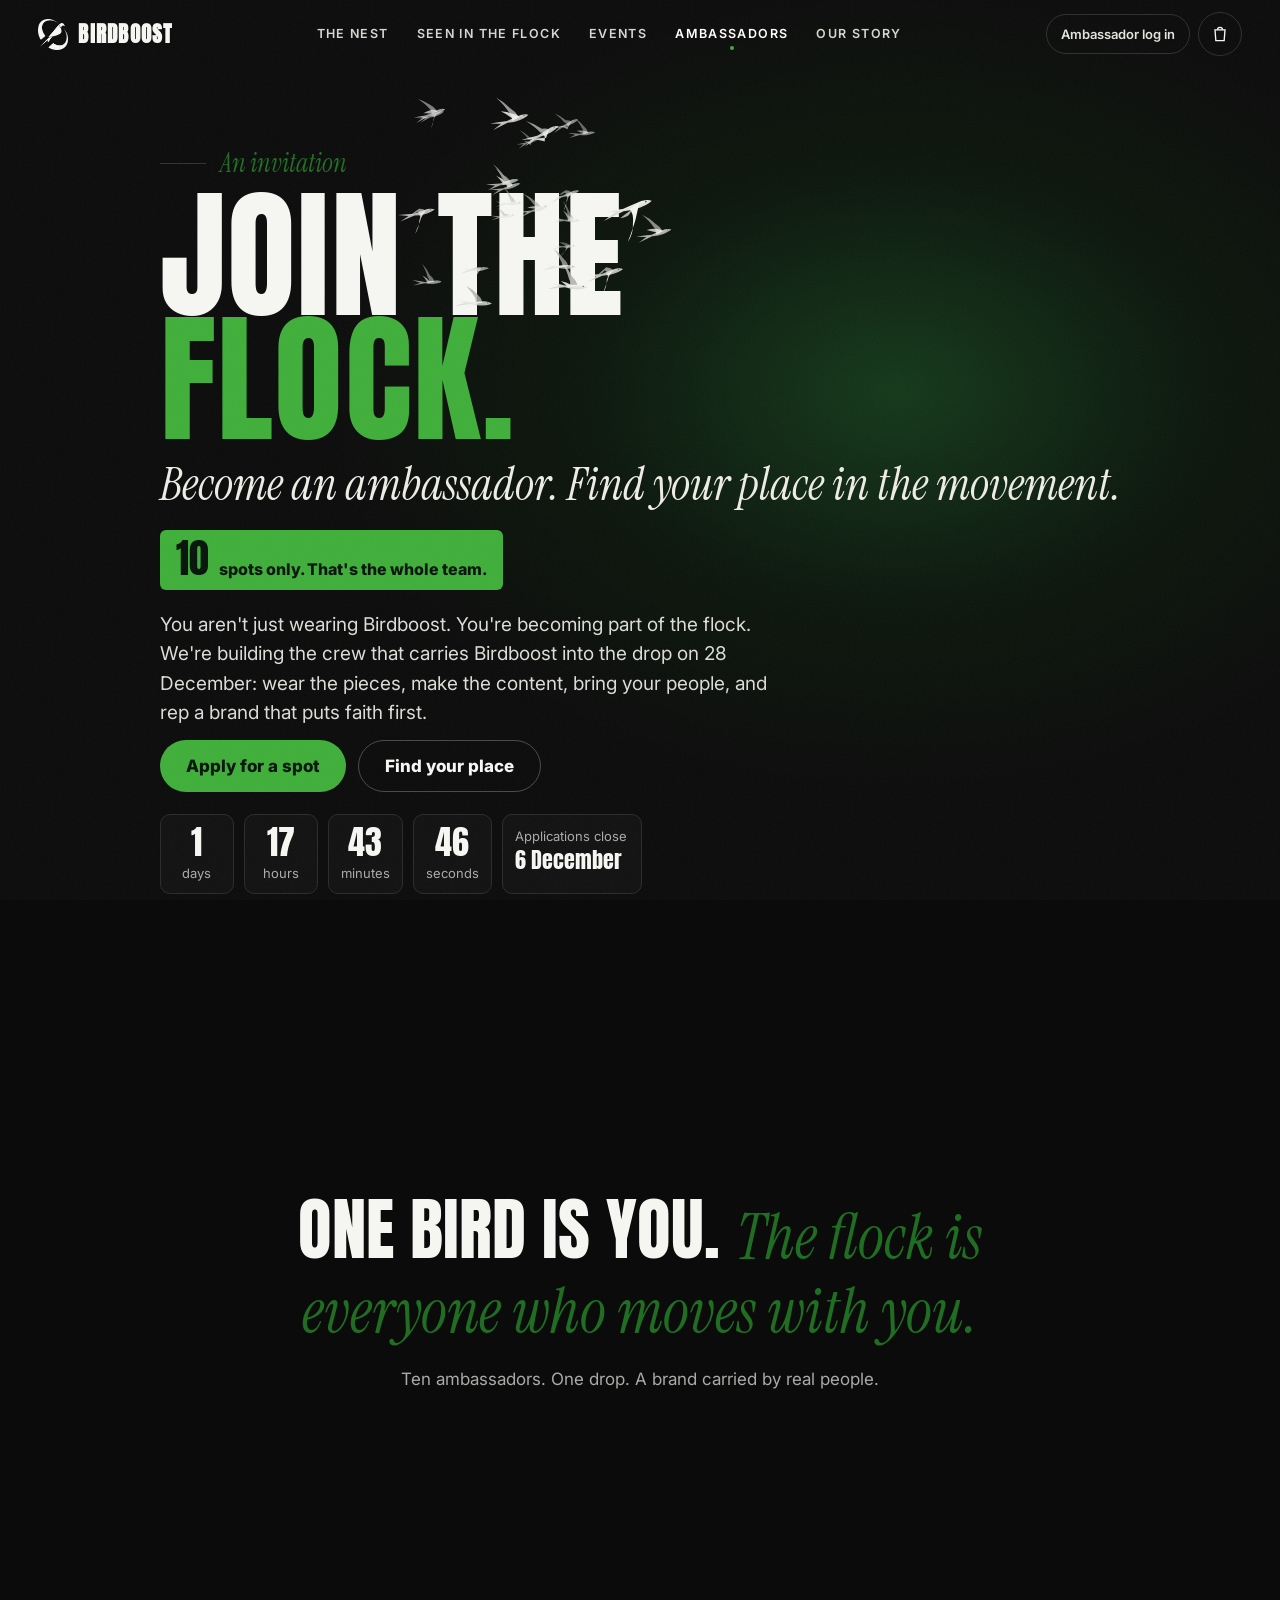
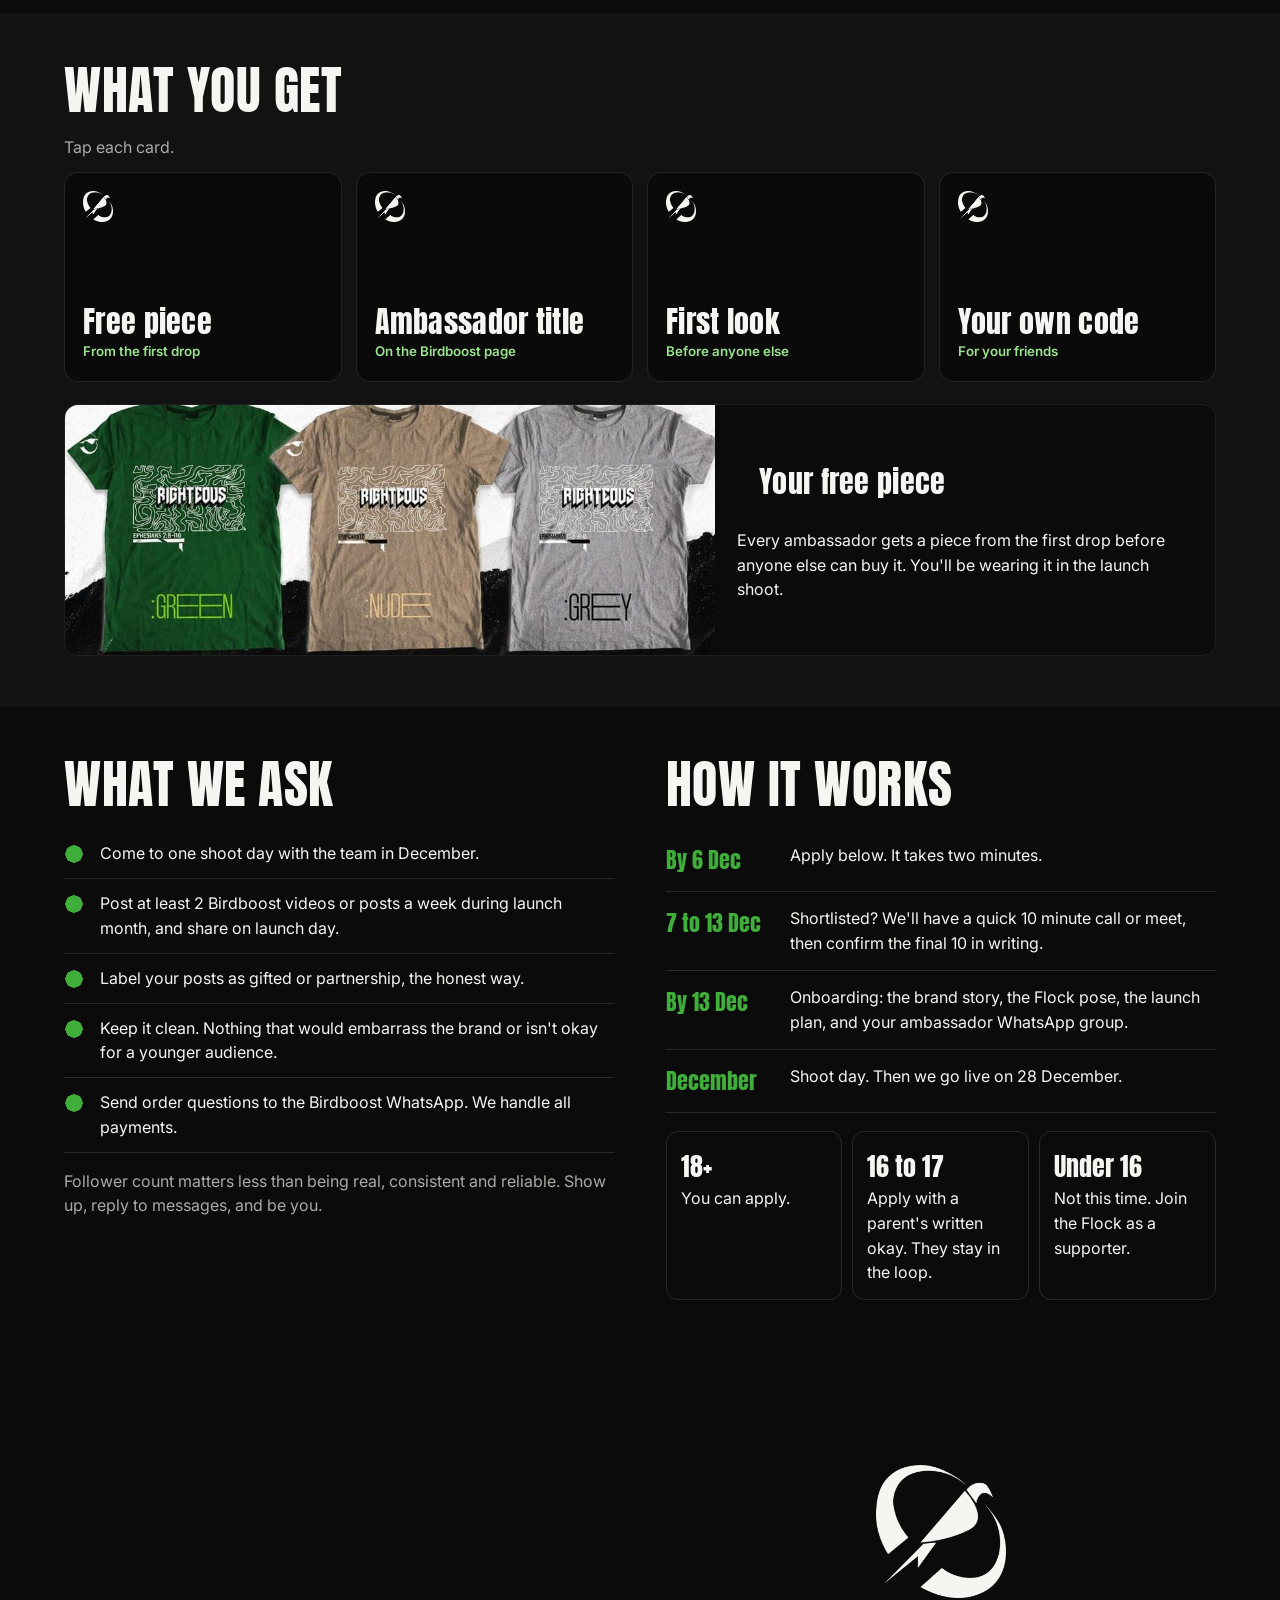
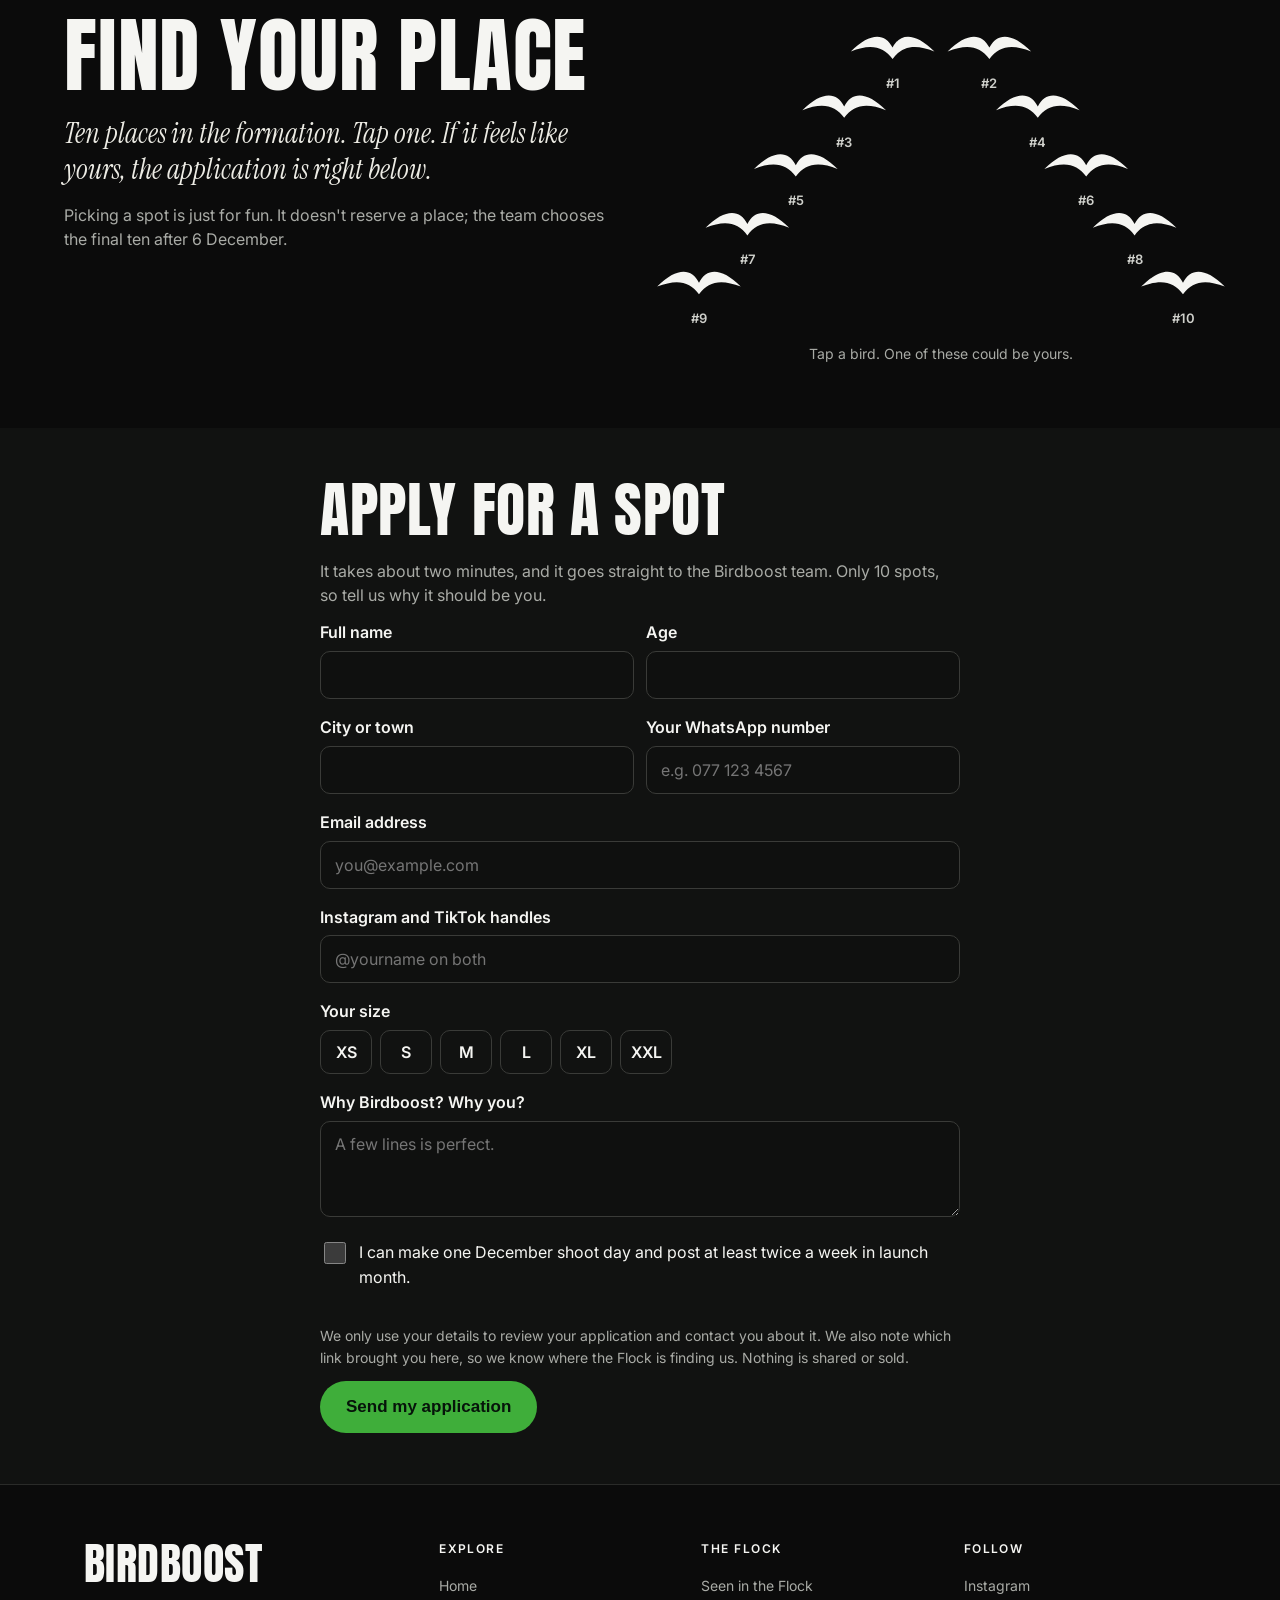
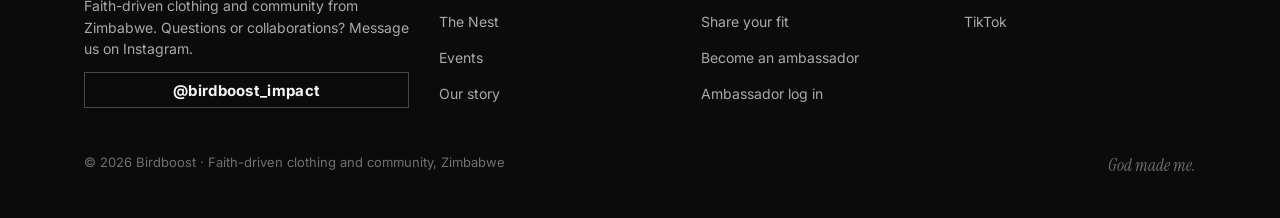
<file: flock/index.html>
<!DOCTYPE html>
<html lang="en" data-root="../">
<head>
<meta charset="utf-8">
<meta name="viewport" content="width=device-width, initial-scale=1, viewport-fit=cover">
<title>Join the Flock · Become a Birdboost ambassador</title>
<meta name="description" content="Ten places in the first Birdboost flock. Become an ambassador: free piece, first look at new designs, your own code. Applications close 6 December.">
<meta name="theme-color" content="#0a0a0a">
<meta property="og:title" content="Join the Flock · Birdboost">
<meta property="og:description" content="Only 10 ambassador spots. Applications close 6 December.">
<meta property="og:image" content="../tees.jpg">
<link rel="icon" href="../assets/logo.png">
<link rel="preconnect" href="https://fonts.googleapis.com"><link rel="preconnect" href="https://fonts.gstatic.com" crossorigin>
<link href="https://fonts.googleapis.com/css2?family=Anton&family=Instrument+Serif:ital@0;1&family=Inter:wght@400;600;700;800&display=swap" rel="stylesheet">
<link rel="stylesheet" href="../assets/bb.css">
<style>
/* VOICE: loud streetwear drop poster, warm faith-centred welcome underneath.
   IDEA: a flock flying in V formation with exactly 10 places in it.
   PICTURE: 10 birds in a V behind the logo; tap a bird to claim it, it becomes "your spot".
   COLOUR and TYPE: black ground, white type, Birdboost green accent. Anton headlines, Inter body.
   LAYOUT: poster hero with countdown, then perks, commitments, steps, and a one-column application. */
:root{--lg:url([data-uri]);color-scheme:light dark;--bg:#0b0b0b;--ink:#f5f5f2;--mute:#a9aba6;--g:#3fae3a;--g2:#1f6e22;--card:#161716;--line:#2a2b29;--paper:light-dark(#f4f4f0,#121312);--pink:light-dark(#111,#f5f5f2)}
:root[data-theme=light]{color-scheme:light}:root[data-theme=dark]{color-scheme:dark}
*{box-sizing:border-box;min-width:0}
body{margin:0;background:var(--bg);color:var(--ink);font:16px/1.55 Inter,system-ui,sans-serif;overflow-x:clip}
.band{padding:clamp(28px,4vw,64px) max(5vw,16px)}
.wrap{max-width:1240px;margin:0 auto}
h1,h2,.big{font-family:Anton,Impact,'Arial Narrow',sans-serif;font-weight:400;line-height:1.02;letter-spacing:.01em;text-wrap:balance;margin:0}
h1{font-size:clamp(52px,9vw,112px);text-transform:uppercase}
h1 .g{color:var(--g)}
h2{font-size:clamp(34px,5vw,52px);text-transform:uppercase;margin-bottom:18px}
p{margin:0 0 12px}
.logo{display:inline-block;width:46px;height:48px;background:currentColor;-webkit-mask:var(--lg) center/contain no-repeat;mask:var(--lg) center/contain no-repeat}
.nav .logo{width:30px;height:32px}
/* hero */
.hero{position:relative;background:radial-gradient(120% 90% at 80% 10%,#163d17 0,#0b0b0b 60%);border-bottom:6px solid var(--g)}
.hgrid{display:grid;grid-template-columns:minmax(0,1.05fr) minmax(0,1fr);gap:clamp(20px,4vw,56px);align-items:center;margin-top:28px}
.lead{font-size:19px;color:#dcdcd6;max-width:34em}
.ten{display:inline-flex;align-items:baseline;gap:10px;background:var(--g);color:#06140a;padding:8px 16px;border-radius:6px;margin:14px 0 20px;font-weight:800}
.ten b{font-family:Anton,Impact,sans-serif;font-weight:400;font-size:40px;line-height:1}
.cta{display:inline-flex;align-items:center;justify-content:center;min-height:52px;padding:0 26px;border-radius:999px;background:var(--ink);color:#0b0b0b;font-weight:800;text-decoration:none;border:0;font-size:17px;cursor:pointer}
.cta.g{background:var(--g);color:#06140a}
.cta:focus-visible,button:focus-visible,input:focus-visible,select:focus-visible,textarea:focus-visible,.bird:focus-visible{outline:3px solid #9be38f;outline-offset:3px}
.clock{display:flex;gap:10px;margin-top:22px;flex-wrap:wrap}
.clock div{background:#111;border:1px solid var(--line);border-radius:10px;padding:8px 12px;min-width:74px;text-align:center}
.clock b{display:block;font-family:Anton,Impact,sans-serif;font-weight:400;font-size:34px;line-height:1.1}
.clock span{font-size:13px;color:var(--mute)}
.fig{position:relative;min-height:420px}
.fig svg{position:absolute;inset:0;width:100%;height:100%;overflow:visible}
.bird{cursor:pointer;transition:transform .25s}
.bird:hover .bb{fill:var(--g)}
.bird.mine .bb{fill:var(--g)}
.lbl{font:600 13px Inter,sans-serif;fill:#cfd0cb}
.note{font-size:14px;color:var(--mute);margin-top:22px;text-align:center}
@media (prefers-reduced-motion:no-preference){.flap{animation:bob 3.2s ease-in-out infinite}@keyframes bob{50%{transform:translateY(-6px)}}}
/* perks */
.light{background:var(--paper);color:var(--pink)}
.light .mute{color:light-dark(#555,#a9aba6)}
.perks{display:grid;grid-template-columns:repeat(4,minmax(0,1fr));gap:14px;margin-top:10px}
.perk{perspective:900px;height:210px;border:0;background:none;padding:0;cursor:pointer;font:inherit;color:inherit;text-align:left}
.pi{position:relative;width:100%;height:100%;transition:transform .5s;transform-style:preserve-3d}
.perk.on .pi{transform:rotateY(180deg)}
.face{position:absolute;inset:0;backface-visibility:hidden;border-radius:14px;padding:18px;display:flex;flex-direction:column;justify-content:space-between}
.front{background:#0b0b0b;color:#f5f5f2}
.front .big{font-size:30px}
.front small{color:#9be38f;font-weight:600}
.back{background:var(--g);color:#06140a;transform:rotateY(180deg);font-size:16px}
.tees{margin-top:22px;border-radius:14px;overflow:hidden;display:grid;grid-template-columns:minmax(0,1.3fr) minmax(0,1fr);background:#0b0b0b;color:#f5f5f2}
.tees img{width:100%;height:100%;object-fit:cover;display:block}
.tees div{padding:22px;align-self:center}
/* commit + steps */
.two{display:grid;grid-template-columns:minmax(0,1fr) minmax(0,1fr);gap:clamp(20px,4vw,56px)}
ul.ck{list-style:none;padding:0;margin:0}
ul.ck li{padding:12px 0 12px 36px;border-bottom:1px solid var(--line);position:relative}
ul.ck li::before{content:"";position:absolute;left:0;top:15px;width:20px;height:20px;border-radius:50%;background:var(--g);-webkit-mask:radial-gradient(circle,#000 60%,transparent 62%)}
.steps{display:grid;gap:0}
.step{display:grid;grid-template-columns:110px minmax(0,1fr);gap:14px;padding:14px 0;border-bottom:1px solid var(--line)}
.step b{font-family:Anton,Impact,sans-serif;font-weight:400;font-size:22px;color:var(--g);white-space:nowrap}
.ages{display:grid;grid-template-columns:repeat(3,minmax(0,1fr));gap:10px;margin-top:18px}
.ages div{border:1px solid var(--line);border-radius:12px;padding:14px}
.ages b{display:block;font-family:Anton,Impact,sans-serif;font-weight:400;font-size:26px}
/* form */
form{max-width:640px;margin:0 auto}
.fld{margin-bottom:16px}
label{display:block;font-weight:600;margin-bottom:6px}
input,select,textarea{width:100%;font:16px Inter,sans-serif;padding:12px 14px;min-height:48px;border-radius:10px;border:1px solid light-dark(#c9c9c2,#3a3b38);background:light-dark(#fff,#0f100f);color:inherit}
textarea{min-height:96px;resize:vertical}
.row{display:grid;grid-template-columns:minmax(0,1fr) minmax(0,1fr);gap:12px}
.sizes{display:flex;flex-wrap:wrap;gap:8px}
.sizes label{margin:0}
.sizes input{position:absolute;opacity:0;width:1px;height:1px}
.sizes span{display:inline-flex;align-items:center;justify-content:center;min-width:52px;min-height:44px;border-radius:10px;border:1px solid light-dark(#c9c9c2,#3a3b38);font-weight:600;cursor:pointer}
.sizes input:checked+span{background:var(--g);border-color:var(--g);color:#06140a}
.sizes input:focus-visible+span{outline:3px solid #9be38f;outline-offset:2px}
.parent{display:none;border-left:4px solid var(--g);padding:12px 0 2px 16px;margin-bottom:16px}
.parent.show{display:block}
.chk{display:flex;gap:10px;align-items:flex-start;font-weight:400}
.chk input{width:22px;height:22px;min-height:0;margin-top:2px;flex:none;accent-color:var(--g)}
.msg{border-radius:12px;padding:14px 16px;margin:10px 0 16px;display:none}
.msg.show{display:block}
.msg.no{background:light-dark(#fde9e7,#3a1614)}
.msg.ok{background:light-dark(#e3f5e1,#123614)}
.out{display:none;margin-top:18px}
.out.show{display:block}
.out pre{white-space:pre-wrap;background:light-dark(#fff,#0f100f);border:1px solid light-dark(#c9c9c2,#3a3b38);border-radius:10px;padding:14px;font:14px/1.5 Inter,sans-serif}
.btns{display:flex;gap:10px;flex-wrap:wrap;margin-top:12px}
.err{color:light-dark(#b3261e,#ff8a80);font-size:14px;min-height:20px;margin-top:4px}
footer{text-align:center;color:var(--mute);font-size:14px}
/* polish */
.topbar{display:flex;justify-content:space-between;align-items:center;gap:12px;flex-wrap:wrap}
.topbar .login{color:#cfd0cb;font-weight:600;font-size:14px;text-decoration:none;border:1px solid #2f5a2d;border-radius:999px;padding:8px 14px;min-height:40px;display:inline-flex;align-items:center}
.topbar .login:hover{color:#fff;border-color:var(--g)}
.topbar .login:focus-visible{outline:3px solid #9be38f;outline-offset:3px}
input[aria-invalid=true],textarea[aria-invalid=true]{border-color:light-dark(#b3261e,#ff8a80);box-shadow:0 0 0 1px light-dark(#b3261e,#ff8a80)}
.sizes[aria-invalid=true] span{border-color:light-dark(#b3261e,#ff8a80)}
.chk.bad{color:light-dark(#b3261e,#ff8a80)}
.err:not(:empty){background:light-dark(#fde9e7,#3a1614);border-radius:10px;padding:10px 14px;margin:6px 0 12px;font-weight:600}
.fhint{font-size:13px;color:light-dark(#555,#a9aba6);margin-top:5px;font-weight:400}
#sub[disabled]{opacity:.7;cursor:default}
.float{position:fixed;left:16px;right:16px;bottom:calc(14px + env(safe-area-inset-bottom));z-index:50;box-shadow:0 10px 30px #000a;transform:translateY(140%);transition:transform .3s;display:none}
.float.on{transform:none}
@media(max-width:860px){.float{display:flex}}
@media (prefers-reduced-motion:reduce){.float{transition:none}}
@media(max-width:860px){.hgrid,.two,.tees{grid-template-columns:minmax(0,1fr)}.perks{grid-template-columns:repeat(2,minmax(0,1fr))}.fig{min-height:340px}}
@media(max-width:520px){.perks{grid-template-columns:repeat(2,minmax(0,1fr));gap:10px}.perk{height:150px}.face{padding:14px}.front .big{font-size:21px}.back{font-size:13px;line-height:1.35}.back .big{font-size:19px!important}.sizes{display:grid;grid-template-columns:repeat(6,minmax(0,1fr));gap:6px}.sizes span{min-width:0;width:100%}.ages{grid-template-columns:minmax(0,1fr)}.row{grid-template-columns:minmax(0,1fr)}.step{grid-template-columns:minmax(0,1fr);gap:2px}.fig{min-height:280px}}
</style>
<style>
/* The ambassador page lives in the same night world as the rest of the site. */
:root{color-scheme:dark}
body{background:var(--bg);font-family:var(--sans)}
.band .wrap{padding:0}
.light{background:#111211;color:var(--ink)}
.light .mute{color:var(--mute)}
.front{background:#0a0a0a;border:1px solid #ffffff1a}
.tees{border:1px solid #ffffff14}
/* hero: the flock gathers */
.fhero{position:relative;min-height:100svh;display:grid;align-items:center;padding-top:150px;padding-bottom:80px;border-bottom:0;background:radial-gradient(60% 55% at 70% 40%,#14381a 0,#0b160c 40%,var(--bg) 75%);overflow:hidden}
.fhero .k{font:400 clamp(20px,2.2vw,26px)/1 var(--serif);font-style:italic;color:var(--g2);display:flex;gap:14px;align-items:center;margin-bottom:18px}
.fhero .k::before{content:"";width:46px;height:1px;background:currentColor;opacity:.6}
.fhero h1{font-size:clamp(64px,11vw,160px);line-height:.88;max-width:8em}
.fhero h1 .g{display:block}
.fhero .sub2{font:400 clamp(30px,3.6vw,48px)/1.05 var(--serif);font-style:italic;margin:18px 0 8px;color:#ecebe4}
.fhero .lead{max-width:32em}
.fhero .row2{display:flex;gap:12px;flex-wrap:wrap;align-items:center;margin-top:8px}
.fhero .cta.o{background:none;color:var(--ink);border:1px solid #ffffff40}
/* statement */
.statement{padding:clamp(120px,18vw,220px) max(5vw,16px);text-align:center}
.statement p{font:400 clamp(34px,5.4vw,76px)/1.04 var(--display);text-transform:uppercase;max-width:15em;margin:0 auto;text-wrap:balance}
.statement p .serif{color:var(--g2);font-size:.9em;line-height:1}
.statement small{display:block;margin-top:24px;color:var(--mute);font-size:17px}
/* find your place: the flock lands into the V */
.place{padding-top:clamp(90px,12vw,150px)}
.place .two{align-items:center}
.place h2{font-size:clamp(44px,6.4vw,86px)}
.invite{font:400 clamp(22px,2.2vw,28px)/1.3 var(--serif);font-style:italic;color:#ecebe4;max-width:24em}
#apply h2{font-size:clamp(40px,5vw,60px)}
/* personal: one bird returns */
.is-me [data-me-hide]{display:none!important}
html:not(.is-me) [data-me-show]{display:none!important}
.is-me .fhero h1{font-size:clamp(54px,8vw,120px);max-width:none}
.meback{border:1px solid #3fae3a66;background:#0f2410;border-radius:16px;padding:16px 18px;margin-bottom:22px}
.foot{text-align:left}
@media(max-width:860px){.fhero{padding-top:168px;min-height:0;padding-bottom:64px}}
</style>
</head>
<body class="grain" data-bird="flock" data-bird-delay="600">
<header class="nav">
  <div class="in">
    <a class="brand" href="../" aria-label="Birdboost home"><span class="logo" aria-hidden="true"></span><b>BIRDBOOST</b></a>
    <nav aria-label="Main" class="menu" id="menu"><ul class="links"><li><a href="../nest/">The Nest</a></li><li><a href="../#seen">Seen in the Flock</a></li><li><a href="../events/">Events</a></li><li><a href="../flock/" aria-current="page">Ambassadors</a></li><li><a href="../#story">Our story</a></li></ul>
      <div class="menu-foot"><span data-me-slot-m></span><a href="https://www.instagram.com/birdboost_impact" target="_blank" rel="noopener">Instagram</a><a href="https://www.tiktok.com/@official_birdboost.inc" target="_blank" rel="noopener">TikTok</a></div></nav>
    <div class="navr"><span data-me-slot></span><a class="cartbtn" href="../nest/#cart" aria-label="Cart"><svg viewBox="0 0 24 24" fill="none" stroke="currentColor" stroke-width="1.6" aria-hidden="true"><path d="M6 7h12l-1 13H7L6 7z"/><path d="M9 7a3 3 0 016 0"/></svg><b data-cart-count></b></a><button class="menubtn" type="button" aria-expanded="false" aria-controls="menu" aria-label="Menu"><i></i></button></div>
  </div>
</header>

<main>
<section class="hero band fhero" data-flock-stage aria-labelledby="fh1">
  <div class="wrap">
    <div data-me-hide>
      <div class="k">An invitation</div>
      <h1 id="fh1">Join the <span class="g">Flock.</span></h1>
      <p class="sub2">Become an ambassador. Find your place in the movement.</p>
      <div class="ten"><b>10</b> spots only. That's the whole team.</div>
      <p class="lead">You aren't just wearing Birdboost. You're becoming part of the flock. We're building the crew that carries Birdboost into the drop on 28 December: wear the pieces, make the content, bring your people, and rep a brand that puts faith first.</p>
      <div class="row2"><a class="cta g" href="#apply">Apply for a spot</a><a class="cta o" href="#place">Find your place</a></div>
    </div>
    <div data-me-show>
      <div class="k">One bird returns</div>
      <h1 data-perch="0.55">Welcome back, <span class="g" data-me-name>friend</span></h1>
      <p class="sub2">The flock is the community. The single bird is you.</p>
      <p class="lead">You're already part of the Flock. Your tasks, events and store code are waiting in your dashboard.</p>
      <div class="row2"><a class="cta g" href="../portal/">Open your dashboard</a><a class="cta o" href="../nest/">Go to the Nest</a></div>
    </div>
    <div class="clock" id="clock" data-me-hide role="timer" aria-label="Time left to apply">
      <div><b id="cd">–</b><span>days</span></div>
      <div><b id="ch">–</b><span>hours</span></div>
      <div><b id="cm">–</b><span>minutes</span></div>
      <div><b id="cs">–</b><span>seconds</span></div>
      <div style="text-align:left;min-width:140px"><span>Applications close</span><b style="font-size:22px">6 December</b></div>
    </div>
  </div>
</section>

<section class="statement" data-flock-stage>
  <p class="rv">One bird is you. <span class="serif">The flock is everyone who moves with you.</span></p>
  <small class="rv d1">Ten ambassadors. One drop. A brand carried by real people.</small>
</section>

<section class="band light">
  <div class="wrap">
    <h2>What you get</h2>
    <p class="mute">Tap each card.</p>
    <div class="perks" id="perks"></div>
    <div class="tees">
      <img src="../tees.jpg" alt="The Righteous tee in green, nude and grey">
      <div><div class="big" style="font-size:30px">Your free piece</div><p style="margin-top:8px">Every ambassador gets a piece from the first drop before anyone else can buy it. You'll be wearing it in the launch shoot.</p></div>
    </div>
  </div>
</section>

<section class="band">
  <div class="wrap two">
    <div>
      <h2>What we ask</h2>
      <ul class="ck">
        <li>Come to one shoot day with the team in December.</li>
        <li>Post at least 2 Birdboost videos or posts a week during launch month, and share on launch day.</li>
        <li>Label your posts as gifted or partnership, the honest way.</li>
        <li>Keep it clean. Nothing that would embarrass the brand or isn't okay for a younger audience.</li>
        <li>Send order questions to the Birdboost WhatsApp. We handle all payments.</li>
      </ul>
      <p style="margin-top:16px;color:var(--mute)">Follower count matters less than being real, consistent and reliable. Show up, reply to messages, and be you.</p>
    </div>
    <div>
      <h2>How it works</h2>
      <div class="steps">
        <div class="step"><b>By 6 Dec</b><span>Apply below. It takes two minutes.</span></div>
        <div class="step"><b>7 to 13 Dec</b><span>Shortlisted? We'll have a quick 10 minute call or meet, then confirm the final 10 in writing.</span></div>
        <div class="step"><b>By 13 Dec</b><span>Onboarding: the brand story, the Flock pose, the launch plan, and your ambassador WhatsApp group.</span></div>
        <div class="step"><b>December</b><span>Shoot day. Then we go live on 28 December.</span></div>
      </div>
      <div class="ages">
        <div><b>18+</b>You can apply.</div>
        <div><b>16 to 17</b>Apply with a parent's written okay. They stay in the loop.</div>
        <div><b>Under 16</b>Not this time. Join the Flock as a supporter.</div>
      </div>
    </div>
  </div>
</section>

<section class="band place" id="place">
  <div class="wrap two">
    <div>
      <h2>Find your place</h2>
      <p class="invite">Ten places in the formation. Tap one. If it feels like yours, the application is right below.</p>
      <p class="mute" style="margin-top:14px">Picking a spot is just for fun. It doesn't reserve a place; the team chooses the final ten after 6 December.</p>
    </div>
    <div>
      <div class="fig" id="fig"><svg id="flock" role="img" aria-label="A V formation of 10 birds, one for each ambassador spot"></svg></div>
      <p class="note" id="flocknote">Tap a bird. One of these could be yours.</p>
    </div>
  </div>
</section>

<section class="band light" id="apply">
  <div class="wrap">
    <form id="f" name="ambassador" novalidate>
            <p hidden><label>Leave this empty <input name="_gotcha" tabindex="-1" autocomplete="off"></label></p>
      <input type="hidden" name="source" id="h_source"><input type="hidden" name="campaign" id="h_campaign"><input type="hidden" name="ref" id="h_ref"><input type="hidden" name="latest_source" id="h_latest"><input type="hidden" name="referrer" id="h_referrer"><input type="hidden" name="first_visit" id="h_first"><input type="hidden" name="visits" id="h_visits"><input type="hidden" name="device" id="h_device"><input type="hidden" name="spot_picked" id="h_spot">
      <div class="meback" data-me-show>You're already in the Flock. Know someone who should be? Send them this page.</div>
      <h2>Apply for a spot</h2>
      <p class="mute">It takes about two minutes, and it goes straight to the Birdboost team. Only 10 spots, so tell us why it should be you.</p>
      <div class="row">
        <div class="fld"><label for="name">Full name</label><input id="name" name="name" autocomplete="name" required></div>
        <div class="fld"><label for="age">Age</label><input id="age" name="age" type="number" inputmode="numeric" min="10" max="60" required></div>
      </div>
      <div class="msg no" id="young">Thank you for wanting to be part of this. Ambassadors need to be 16 or older, so this round isn't for you yet. Follow Birdboost and join the Flock as a supporter, we'd love to have you.</div>
      <div class="parent" id="parent">
        <p style="font-weight:600">You're 16 or 17, so a parent or guardian needs to say yes and stay in the loop.</p>
        <div class="row">
          <div class="fld"><label for="pname">Parent or guardian name</label><input id="pname" name="parent_name"></div>
          <div class="fld"><label for="pphone">Their phone number</label><input id="pphone" name="parent_phone" type="tel" inputmode="tel"></div>
        </div>
        <label class="chk"><input type="checkbox" id="pok" name="parent_ok" value="yes"> My parent or guardian knows I'm applying and is happy for Birdboost to contact them.</label>
      </div>
      <div class="row">
        <div class="fld"><label for="city">City or town</label><input id="city" name="city" required></div>
        <div class="fld"><label for="phone">Your WhatsApp number</label><input id="phone" name="whatsapp" type="tel" inputmode="tel" autocomplete="tel" required placeholder="e.g. 077 123 4567"></div>
      </div>
      <div class="fld"><label for="email">Email address</label><input id="email" name="email" type="email" inputmode="email" autocomplete="email" required placeholder="you@example.com"></div>
      <div class="fld"><label for="handles">Instagram and TikTok handles</label><input id="handles" name="handles" placeholder="@yourname on both" required></div>
      <div class="fld"><label>Your size</label><div class="sizes" id="sizes"><label><input type="radio" name="size" value="XS"><span>XS</span></label><label><input type="radio" name="size" value="S"><span>S</span></label><label><input type="radio" name="size" value="M"><span>M</span></label><label><input type="radio" name="size" value="L"><span>L</span></label><label><input type="radio" name="size" value="XL"><span>XL</span></label><label><input type="radio" name="size" value="XXL"><span>XXL</span></label></div></div>
      <div class="fld"><label for="why">Why Birdboost? Why you?</label><textarea id="why" name="why" required placeholder="A few lines is perfect."></textarea></div>
      <label class="chk fld"><input type="checkbox" id="agree" name="commitment" value="yes"> I can make one December shoot day and post at least twice a week in launch month.</label>
      <div class="err" id="err" role="alert"></div>
      <p class="mute" style="font-size:14px">We only use your details to review your application and contact you about it. We also note which link brought you here, so we know where the Flock is finding us. Nothing is shared or sold.</p>
      <button class="cta g" type="submit" id="sub">Send my application</button>
      <div class="out" id="out">
        <div class="msg ok show" id="okmsg"><b>Application received. Thank you!</b> We'll be in touch on WhatsApp after 6 December if you're shortlisted. Keep an eye on Birdboost in the meantime.</div>
        <div id="fallback" style="display:none">
          <div class="msg no show">We couldn't send your application just now. Please send it to us on WhatsApp instead, or try again in a minute.</div>
          <pre id="txt"></pre>
          <div class="btns">
            <a class="cta g" id="wa" href="#" target="_blank" rel="noopener">Send on WhatsApp</a>
            <button class="cta" type="button" id="copy" style="background:#0b0b0b;color:#f5f5f2">Copy application</button>
          </div>
        </div>
      </div>
    </form>
  </div>
</section>
</main>

<a class="cta g float" id="float" href="#apply" aria-hidden="true" tabindex="-1">Apply for a spot</a>

<footer class="foot" id="contact"><div class="wrap">
  <div class="cols">
    <div><div class="big">Birdboost</div><p>Faith-driven clothing and community from Zimbabwe. Questions or collaborations? Message us on Instagram.</p>
      <a class="btn o" href="https://www.instagram.com/birdboost_impact" target="_blank" rel="noopener">@birdboost_impact</a></div>
    <div><h4>Explore</h4><a href="../">Home</a><a href="../nest/">The Nest</a><a href="../events/">Events</a><a href="../#story">Our story</a></div>
    <div><h4>The Flock</h4><a href="../#seen">Seen in the Flock</a><a href="../flock/share/">Share your fit</a><a href="../flock/">Become an ambassador</a><a href="../portal/">Ambassador log in</a></div>
    <div><h4>Follow</h4><a href="https://www.instagram.com/birdboost_impact" target="_blank" rel="noopener">Instagram</a><a href="https://www.tiktok.com/@official_birdboost.inc" target="_blank" rel="noopener">TikTok</a></div>
  </div>
  <div class="fine"><span>© <span data-year>2026</span> Birdboost · Faith-driven clothing and community, Zimbabwe</span><span class="serif" style="font-size:17px">God made me.</span></div>
</div></footer>

<script src="../portal/config.js"></script>
<script src="../assets/site.js"></script>
<script>
{
const DEADLINE = Date.parse('2026-12-06T23:59:00+02:00');
const WA = '263713875931';
/* Paste your Formspree form ID here (the part after formspree.io/f/) */
const FORM_ID = 'mdegjvad';
const perks = [
  ['Free piece','From the first drop','A Birdboost piece from the first drop, yours to keep and wear in the launch shoot.'],
  ['Ambassador title','On the Birdboost page','You get the official Ambassador title and a feature on Birdboost\'s page.'],
  ['First look','Before anyone else','See new designs before they drop and help shape what comes next.'],
  ['Your own code','For your friends','A personal discount code to share with your people.']
];
const $ = id => document.getElementById(id);

/* Where did they come from? First-party only: stored in this browser, sent only with the application. */
const track = (() => {
  const q = new URLSearchParams(location.search);
  const clean = s => (s||'').toString().slice(0,80).replace(/[^\w\-. @]/g,'');
  /* Came through the home page's forward? Use the referrer it saw. */
  let ref = '', R = document.referrer; try { const k = sessionStorage.getItem('bb-ref'); if (k !== null) { R = k; sessionStorage.removeItem('bb-ref'); } } catch(e){}
  try { ref = R ? new URL(R).hostname : ''; } catch(e){}
  const guess = h => /instagram/.test(h)?'instagram':/tiktok/.test(h)?'tiktok':/facebook|fb\./.test(h)?'facebook':/whatsapp|wa\.me/.test(h)?'whatsapp':/google/.test(h)?'google':h||'direct';
  const now = {
    source: clean(q.get('src')||q.get('utm_source')) || guess(ref),
    campaign: clean(q.get('utm_campaign')||q.get('c')),
    ref: clean(q.get('ref')),
    referrer: ref
  };
  let t = null;
  try { t = JSON.parse(localStorage.getItem('bb-src')||'null'); } catch(e){}
  if (!t) t = { ...now, first: new Date().toISOString(), visits: 0 };
  t.visits = (t.visits||0) + 1;
  t.latest = now.source;
  if (!t.ref && now.ref) t.ref = now.ref;
  try { localStorage.setItem('bb-src', JSON.stringify(t)); } catch(e){}
  return t;
})();
$('h_source').value = track.source; $('h_campaign').value = track.campaign||''; $('h_ref').value = track.ref||'';
$('h_latest').value = track.latest; $('h_referrer').value = track.referrer||''; $('h_first').value = track.first;
$('h_visits').value = track.visits; $('h_device').value = matchMedia('(max-width:820px)').matches ? 'mobile' : 'desktop';

$('perks').innerHTML = perks.map((p,i)=>`<button class="perk" type="button" aria-pressed="false" aria-label="${p[0]}: ${p[2]}"><div class="pi"><div class="face front"><span class="logo" style="width:30px;height:32px"></span><div><div class="big">${p[0]}</div><small>${p[1]}</small></div></div><div class="face back"><div class="big" style="font-size:26px">${p[0]}</div><span>${p[2]}</span></div></div></button>`).join('');
$('perks').addEventListener('click', e => { const b = e.target.closest('.perk'); if (!b) return; b.classList.toggle('on'); b.setAttribute('aria-pressed', b.classList.contains('on')); });


const tick = () => {
  let ms = Math.max(0, DEADLINE - Date.now());
  const d = Math.floor(ms/864e5), h = Math.floor(ms%864e5/36e5), m = Math.floor(ms%36e5/6e4), s = Math.floor(ms%6e4/1e3);
  $('cd').textContent = d; $('ch').textContent = h; $('cm').textContent = m; $('cs').textContent = String(s).padStart(2,'0');
  if (!ms) { clearInterval(clk); } if (!ms) $('clock').innerHTML = '<div style="text-align:left"><b style="font-size:22px">Applications have closed</b><span>Thank you, Flock. Watch for the launch on 28 December.</span></div>';
};
const clk = setInterval(tick, 1000); tick();

/* V formation of 10 birds; the lead bird is the logo */
const svg = $('flock');
let mine = -1;
const BIRD = 'M-22 4 C-12 -6 -4 -6 0 2 C4 -6 12 -6 22 4 C12 0 5 1 0 8 C-5 1 -12 0 -22 4Z';
const draw = () => {
  const W = svg.clientWidth, H = svg.clientHeight; if (!W) return;
  const sc = Math.min(W/520, H/420) * 1.9;
  const cx = W/2, top = H*0.2;
  const pos = [];
  for (let i=1;i<=5;i++){ pos.push([cx - i*W*0.088, top + i*H*0.14]); pos.push([cx + i*W*0.088, top + i*H*0.14]); }
  pos.sort((a,b)=>a[1]-b[1]||a[0]-b[0]);
  const lead = 70*sc;
  let s = `<g class="flap"><foreignObject x="${cx-lead/2}" y="${top-lead*0.9}" width="${lead}" height="${lead}"><div xmlns="http://www.w3.org/1999/xhtml" class="logo" style="width:100%;height:100%;color:#f5f5f2"></div></foreignObject></g>`;
  s += pos.map((p,i)=>{
    const k = (i===mine)?1.3:1;
    return `<g class="bird${i===mine?' mine':''}" tabindex="0" role="button" data-i="${i}" aria-label="Spot ${i+1} of 10${i===mine?', yours':''}" transform="translate(${p[0]} ${p[1]})">
      <g class="flap" style="animation-delay:${(i*0.23).toFixed(2)}s"><g transform="scale(${(sc*k).toFixed(2)})"><circle r="30" fill="transparent"/><path class="bb" d="${BIRD}" fill="#f5f5f2"/></g></g>
      <text class="lbl" text-anchor="middle" y="${(16*sc+14).toFixed(0)}">${i===mine?'You?':'#'+(i+1)}</text></g>`;
  }).join('');
  svg.innerHTML = s;
};
const ro = new ResizeObserver(draw); ro.observe($('fig'));
const pick = el => {
  const g = el.closest('.bird'); if (!g) return;
  mine = +g.dataset.i; draw(); $('h_spot').value = mine+1;
  $('flocknote').textContent = `Spot #${mine+1} has your name on it. Apply before 6 December to claim a place.`;
  const nb = svg.querySelector(`[data-i="${mine}"]`); if (nb) nb.focus();
};
svg.addEventListener('click', e => pick(e.target));
svg.addEventListener('keydown', e => { if (e.key==='Enter'||e.key===' ') { e.preventDefault(); pick(e.target); } });

/* form */
const ageState = () => {
  const a = parseInt($('age').value,10);
  $('young').classList.toggle('show', a>0 && a<16);
  $('parent').classList.toggle('show', a===16 || a===17);
  return a;
};
$('age').addEventListener('input', ageState);

const fields = ['name','age','city','phone','email','handles','why','pname','pphone'];
try { const saved = JSON.parse(localStorage.getItem('bb-amb')||'{}'); fields.forEach(k=>{ if(saved[k]) $(k).value = saved[k]; }); ageState(); } catch(e){}
$('f').addEventListener('input', () => { try { const o={}; fields.forEach(k=>o[k]=$(k).value); localStorage.setItem('bb-amb', JSON.stringify(o)); } catch(e){} });

/* Show which fields need attention, and take the person to the first one. */
const clearMarks = () => { document.querySelectorAll('[aria-invalid=true]').forEach(el=>el.removeAttribute('aria-invalid')); document.querySelectorAll('.chk.bad').forEach(el=>el.classList.remove('bad')); };
const mark = ids => {
  ids.forEach(k => { const el = $(k); if (!el) return; if (el.type === 'checkbox') el.closest('.chk').classList.add('bad'); else el.setAttribute('aria-invalid','true'); });
  const first = $(ids[0]); if (!first) return;
  const target = first.id === 'sizes' ? first.querySelector('input') : first;
  target.focus({preventScroll:true}); (first.closest('.fld')||first).scrollIntoView({behavior:'smooth', block:'center'});
};
$('f').addEventListener('input', e => { const el = e.target; if (el.getAttribute('aria-invalid')) el.removeAttribute('aria-invalid'); if (el.name==='size') $('sizes').removeAttribute('aria-invalid'); if (el.type==='checkbox') el.closest('.chk')?.classList.remove('bad'); });
$('f').addEventListener('change', e => { if (e.target.name==='size') $('sizes').removeAttribute('aria-invalid'); });

/* Floating "Apply" button on phones: shows after the hero, hides once the form is on screen. */
if ('IntersectionObserver' in window) {
  let pastHero = false, formSeen = false;
  const fl = $('float'), upd = () => fl.classList.toggle('on', pastHero && !formSeen && Date.now() < DEADLINE);
  new IntersectionObserver(([en]) => { pastHero = !en.isIntersecting; upd(); }).observe(document.querySelector('.hero .cta'));
  new IntersectionObserver(([en]) => { formSeen = en.isIntersecting; upd(); }, {rootMargin:'0px 0px -30% 0px'}).observe($('apply'));
}

$('f').addEventListener('submit', e => {
  e.preventDefault();
  const a = ageState(), err = $('err'); err.textContent = '';
  clearMarks();
  const v = k => $(k).value.trim();
  const size = (document.querySelector('input[name=size]:checked')||{}).value || '';
  const miss = [['name','your name'],['age','your age'],['city','your city'],['phone','your WhatsApp number'],['email','your email address'],['handles','your handles'],['why','why Birdboost']].filter(([k])=>!v(k)).map(x=>x[1]);
  if (!size) miss.push('your size');
  const missIds = ['name','age','city','phone','email','handles','why'].filter(k=>!v(k));
  if (!size) missIds.push('sizes');
  if (!miss.length && !/^[^\s@]+@[^\s@]+\.[^\s@]{2,}$/.test(v('email'))) { err.textContent = 'Please check your email address. It should look like name@example.com.'; mark(['email']); return; }
  if (miss.length) { err.textContent = 'Please add ' + (miss.length > 1 ? miss.slice(0,-1).join(', ') + ' and ' + miss[miss.length-1] : miss[0]) + '.'; mark(missIds); return; }
  if (a < 16) { err.textContent = 'Ambassadors need to be 16 or older for this round.'; $('young').scrollIntoView({block:'center'}); return; }
  if (a < 18 && (!v('pname') || !v('pphone') || !$('pok').checked)) { err.textContent = 'Please add your parent or guardian\'s name and number, and tick that they\'re happy for you to apply.'; mark(['pname','pphone','pok'].filter(k=>k==='pok'?!$('pok').checked:!v(k))); return; }
  if (!$('agree').checked) { err.textContent = 'Please tick that you can make the shoot day and post twice a week.'; mark(['agree']); return; }
  const lines = [
    'BIRDBOOST AMBASSADOR APPLICATION',
    'Name: ' + v('name'), 'Age: ' + a, 'City: ' + v('city'), 'WhatsApp: ' + v('phone'), 'Email: ' + v('email'),
    'Handles: ' + v('handles'), 'Size: ' + size
  ];
  if (a < 18) lines.push('Parent or guardian: ' + v('pname') + ', ' + v('pphone') + ' (knows I am applying)');
  lines.push('Why Birdboost: ' + v('why'), 'I can make one December shoot day and post twice a week in launch month.');
  const t = lines.join('\n');
  $('txt').textContent = t;
  $('wa').href = 'https://wa.me/' + WA + '?text=' + encodeURIComponent(t);
  const btn = $('sub'); btn.disabled = true; btn.textContent = 'Sending...';
  const data = {}; new FormData($('f')).forEach((val,k) => { data[k] = val; });
  data._subject = 'New Flock application: ' + v('name') + ' (' + a + ', ' + v('city') + ')';
  // also save it in the admin page's Applications list (when the database update is done); the email above stays the main copy
  try { const C = window.BB_CONFIG || {}; if (C.SUPABASE_URL && !/PASTE/.test(C.SUPABASE_URL)) { const d = Object.assign({}, data); delete d._gotcha; delete d._subject;
    fetch(C.SUPABASE_URL + '/rest/v1/rpc/public_apply', { method: 'POST', headers: { apikey: C.SUPABASE_ANON_KEY, Authorization: 'Bearer ' + C.SUPABASE_ANON_KEY, 'Content-Type': 'application/json' }, body: JSON.stringify({ p: d }) }).catch(() => {}); } } catch (e) {}
  fetch('https://formspree.io/f/' + FORM_ID, { method:'POST', headers:{'Content-Type':'application/json','Accept':'application/json'}, body:JSON.stringify(data) })
    .then(r => { if (!r.ok) throw new Error(r.status);
      $('okmsg').style.display = ''; $('fallback').style.display = 'none';
      btn.textContent = 'Application sent';
      try { localStorage.removeItem('bb-amb'); } catch(e){}
    })
    .catch(() => { $('okmsg').style.display = 'none'; $('fallback').style.display = ''; btn.disabled = false; btn.textContent = 'Try again'; })
    .finally(() => { $('out').classList.add('show'); $('out').scrollIntoView({behavior:'smooth', block:'start'}); });
});
$('copy').addEventListener('click', async () => {
  try { await navigator.clipboard.writeText($('txt').textContent); $('copy').textContent = 'Copied'; }
  catch(e) { $('copy').textContent = 'Select the text above to copy'; }
  setTimeout(()=>{ $('copy').textContent = 'Copy application'; }, 2500);
});
}
</script>
<script src="../assets/bird.js"></script>
</body>
</html>
</file>
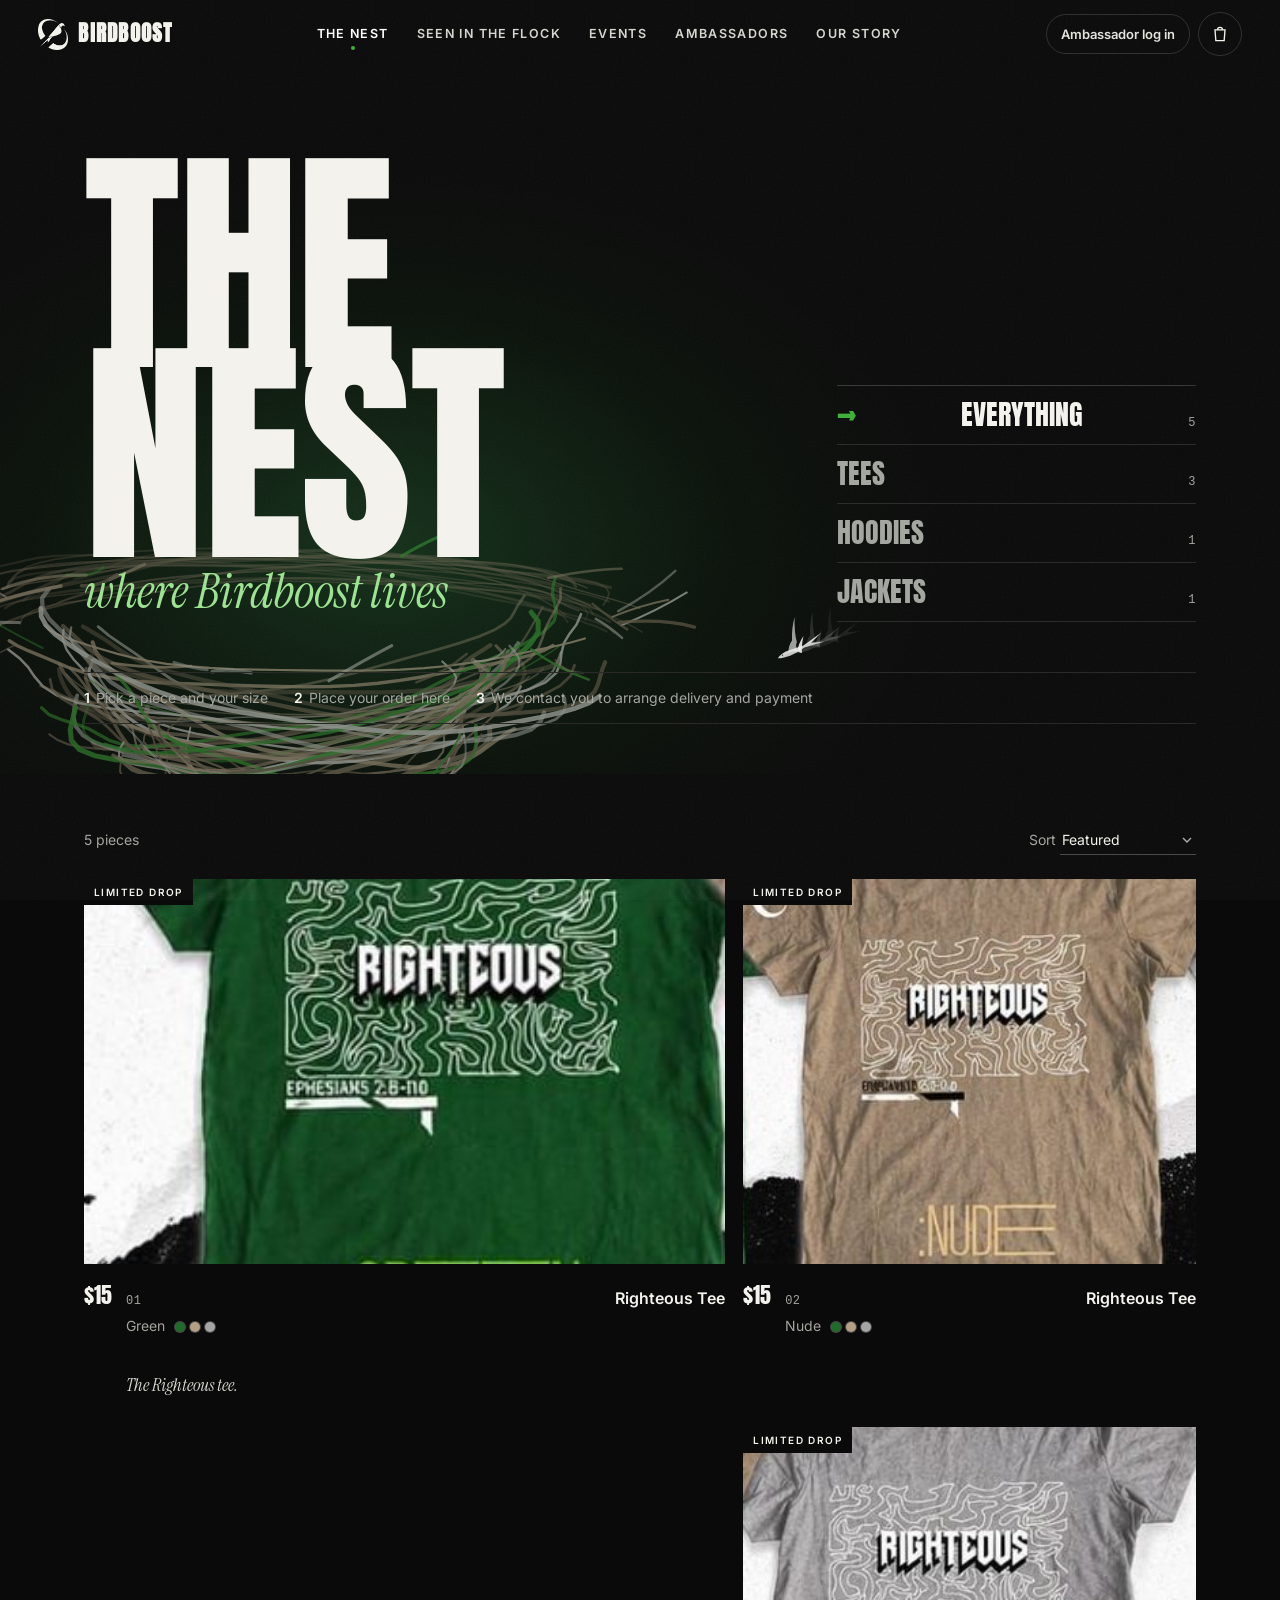
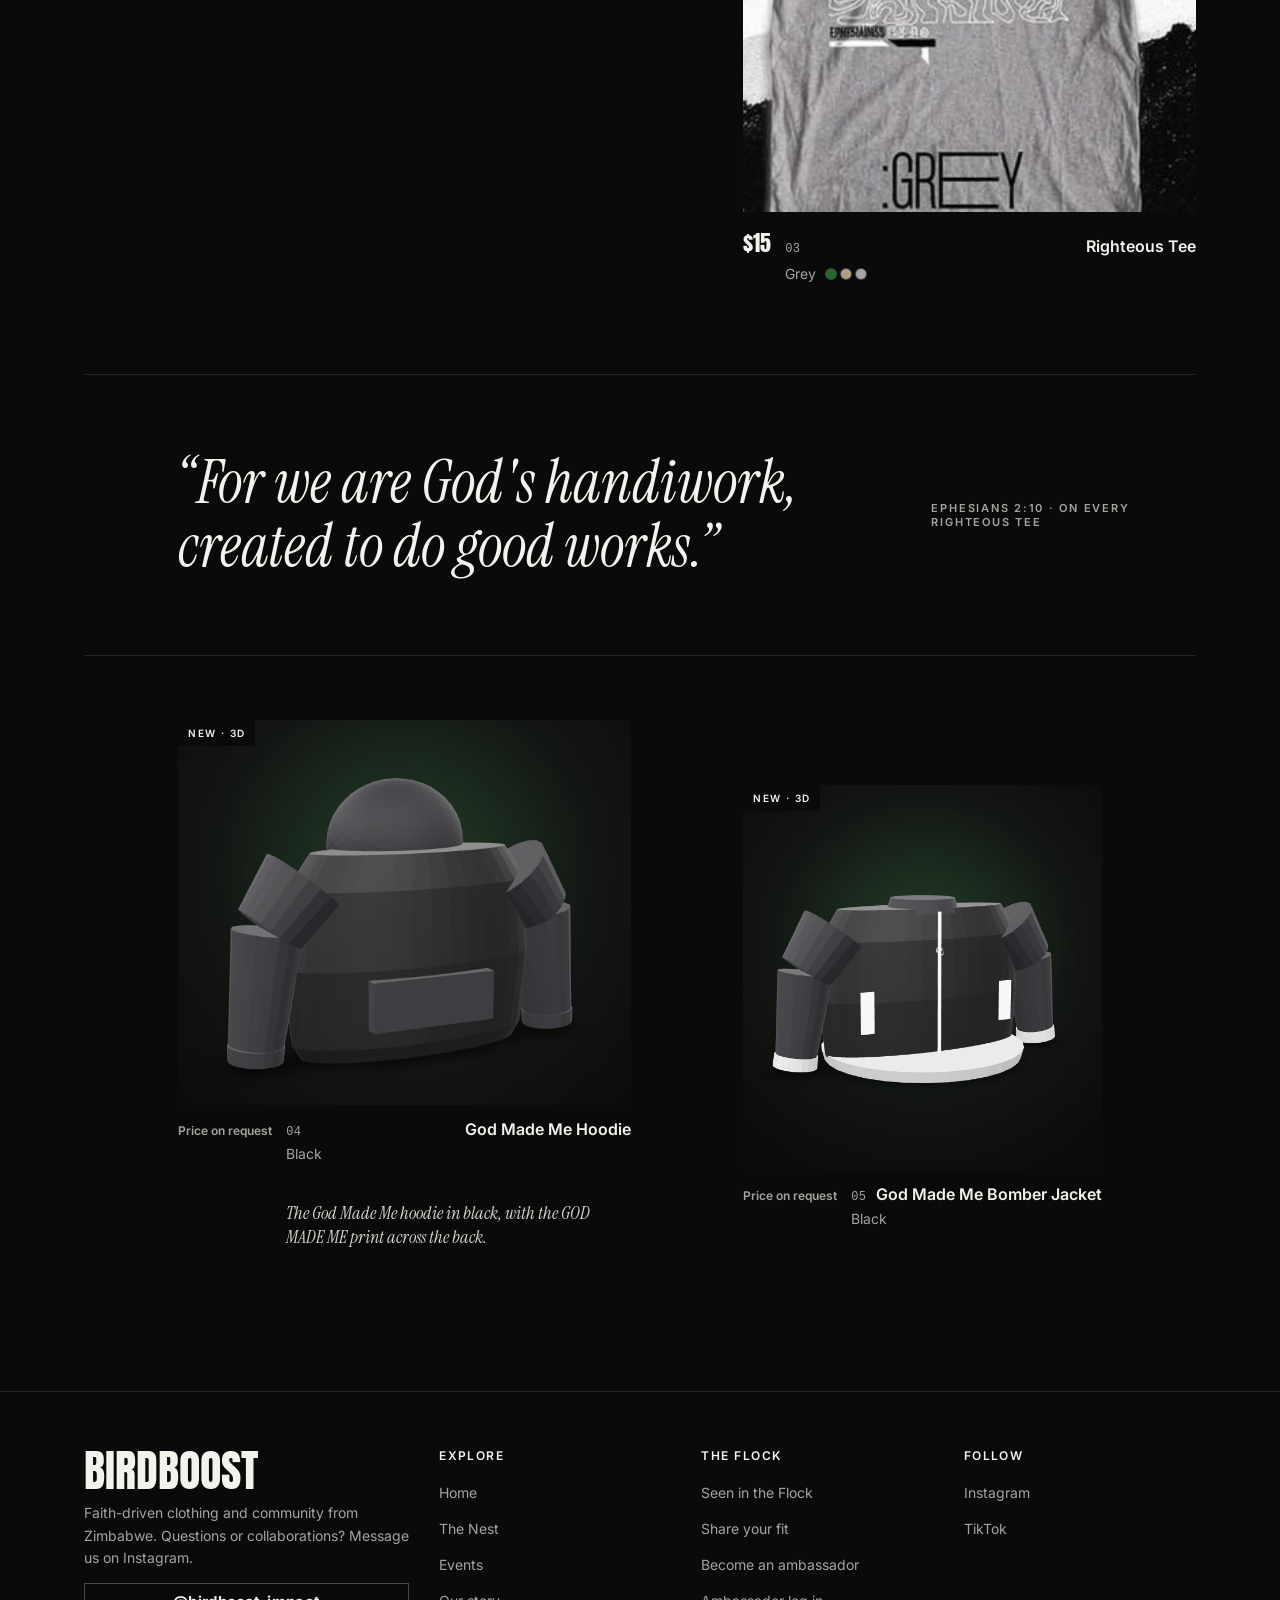
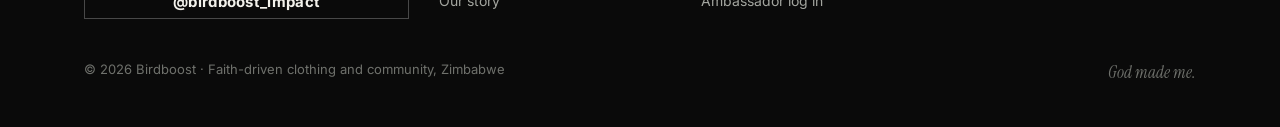
<file: nest/index.html>
<!DOCTYPE html>
<html lang="en" data-root="../">
<head>
<meta charset="utf-8">
<meta name="viewport" content="width=device-width, initial-scale=1, viewport-fit=cover">
<title>The Nest · Birdboost</title>
<meta name="description" content="The Nest is where Birdboost lives. Every piece up close: the details, the fit, and the people wearing it.">
<meta name="theme-color" content="#0a0a0a">
<meta property="og:title" content="The Nest · Birdboost">
<meta property="og:image" content="../tees.jpg">
<link rel="icon" href="../assets/logo.png">
<script>
/* Old links to a piece (nest/#righteous-green) now open its own page. */
(function(){var h=location.hash.slice(1);if(h&&h!=='cart'&&h!=='shop'&&/^[a-z0-9-]+$/i.test(h))location.replace('piece/?id='+encodeURIComponent(h)+(location.search?'&'+location.search.slice(1):''));})();
</script>
<link rel="preconnect" href="https://fonts.googleapis.com"><link rel="preconnect" href="https://fonts.gstatic.com" crossorigin>
<link href="https://fonts.googleapis.com/css2?family=Anton&family=Instrument+Serif:ital@0;1&family=Inter:wght@400;600;700;800&display=swap" rel="stylesheet">
<link rel="stylesheet" href="../assets/bb.css">
<link rel="stylesheet" href="../assets/shop.css">
<style>
/* ---------- arrival ---------- */
.arrive{position:relative;padding:clamp(110px,14vw,170px) 0 clamp(30px,4vw,50px);overflow:hidden;isolation:isolate}
.arrive::before{content:"";position:absolute;inset:0;z-index:-2;background:radial-gradient(55% 60% at 30% 70%,#14301a 0,#0a110a 50%,var(--bg) 80%)}
.arrive .grid{display:grid;grid-template-columns:repeat(12,minmax(0,1fr));gap:18px;align-items:end}
.arrive h1{grid-column:1/9;font:400 clamp(100px,19vw,300px)/.78 var(--display);text-transform:uppercase;letter-spacing:-.01em;position:relative}
.arrive h1 .serif{display:block;font-size:.2em;line-height:1.2;color:var(--g2);letter-spacing:0;margin-top:14px}
.arrive .nestbg{position:absolute;z-index:-1;left:-6%;bottom:-14%;width:min(760px,90vw);opacity:.55;pointer-events:none}
.arrive .nestbg svg{width:100%;height:auto;overflow:visible}
.arrive .rim{position:absolute;left:34%;right:34%;top:31%;height:2px}
.inside{grid-column:9/13;border-top:1px solid #ffffff2e}
.inside button{display:flex;justify-content:space-between;align-items:baseline;width:100%;padding:14px 0;border:0;border-bottom:1px solid #ffffff1f;background:none;color:var(--mute);font:400 28px/1 var(--display);text-transform:uppercase;cursor:pointer;text-align:left;transition:color .25s,padding .35s var(--ease)}
.inside button:hover{color:var(--ink);padding-left:6px}
.inside button[aria-pressed=true]{color:var(--ink)}
.inside button[aria-pressed=true]::before{content:"→ ";color:var(--g)}
.inside .idx{font-size:12px}
.how{display:flex;gap:6px 26px;flex-wrap:wrap;margin:clamp(30px,4vw,50px) 0 0;padding:14px 0;border-top:1px solid var(--line);border-bottom:1px solid var(--line);list-style:none;font-size:14px;color:var(--mute)}
.how li b{color:var(--ink);font-weight:600;margin-right:6px}
.mybar{display:flex;align-items:center;gap:10px 16px;flex-wrap:wrap;margin-top:18px;padding:14px 0;border-bottom:1px solid #3fae3a55;font-size:14px}
.mybar code{font:800 16px ui-monospace,Menlo,Consolas,monospace;letter-spacing:.06em;color:var(--g2)}

/* ---------- the floor: an editorial grid, not a wall of identical cards ---------- */
.floor{padding:clamp(30px,4vw,60px) 0 clamp(80px,10vw,140px)}
.floorbar{display:flex;justify-content:space-between;align-items:center;gap:12px;margin-bottom:24px;font-size:14px;color:var(--mute)}
.floorbar select{background:none;border:0;border-bottom:1px solid #ffffff40;color:var(--ink);font:14px var(--sans);padding:6px 22px 6px 2px;appearance:none;background:url("data:image/svg+xml,%3Csvg xmlns='http://www.w3.org/2000/svg' width='10' height='6'%3E%3Cpath d='M1 1l4 4 4-4' fill='none' stroke='%23aaa' stroke-width='1.4'/%3E%3C/svg%3E") no-repeat right 4px center;cursor:pointer}
.floorbar option{background:#111}
.lay{display:grid;grid-template-columns:repeat(12,minmax(0,1fr));gap:clamp(40px,5vw,70px) 18px}
.pc{text-decoration:none;color:inherit;display:block;position:relative}
.pc .ph{position:relative;overflow:hidden;background:#111}
.pc img{width:100%;aspect-ratio:333/385;object-fit:cover;transition:transform 1.3s var(--ease),opacity .6s var(--ease)}
.pc .alt{position:absolute;inset:0;height:100%;opacity:0}
@media(hover:hover){.pc:hover img{transform:scale(1.035)}.pc:hover .alt{opacity:1}}
.pc .badge{position:absolute;left:0;top:0;background:var(--bg);color:var(--ink);font:600 10px var(--sans);letter-spacing:.14em;text-transform:uppercase;padding:7px 10px}
.pc .meta{display:grid;grid-template-columns:auto minmax(0,1fr) auto;gap:4px 14px;align-items:baseline;margin-top:14px}
.pc h3{font:600 16px var(--sans)}
.pc .col{grid-column:2;color:var(--mute);font-size:14px;display:flex;gap:10px;align-items:center}
.pc .dots{display:inline-flex;gap:5px}
.pc .dots i{width:10px;height:10px;border-radius:50%;box-shadow:0 0 0 1px #ffffff40}
.pc .pr{font:400 22px var(--display);grid-row:1}
.pc .pr.soft{font:600 12px var(--sans);color:var(--mute)}
.pc .go{grid-column:2/4;font-size:13px;color:var(--mute);opacity:0;transform:translateY(-4px);transition:.4s var(--ease)}
.pc:hover .go,.pc:focus-visible .go{opacity:1;transform:none}
/* the rhythm: big, then two, then wide, then three */
.pc.s-hero{grid-column:1/8;grid-row:span 2}
.pc.s-hero img{aspect-ratio:4/5}
.pc.s-side{grid-column:8/13}
.pc.s-side img{aspect-ratio:5/4}
.pc.s-half{grid-column:span 6}
.pc.s-third{grid-column:span 4}
.pc.s-off{grid-column:2/7}
.pc.s-off2{grid-column:8/12;margin-top:18%}
.pc .story{grid-column:2/4;font:400 18px/1.35 var(--serif);font-style:italic;color:#d8d8d0;margin-top:6px;max-width:28em}
.interlude{grid-column:1/-1;display:grid;grid-template-columns:repeat(12,minmax(0,1fr));gap:18px;align-items:center;padding:clamp(40px,6vw,80px) 0;border-top:1px solid var(--line);border-bottom:1px solid var(--line)}
.interlude q{grid-column:2/10;font:400 clamp(34px,4.6vw,68px)/1.08 var(--serif);font-style:italic;quotes:none}
.interlude cite{grid-column:10/13;font:600 11px var(--sans);letter-spacing:.16em;text-transform:uppercase;font-style:normal;color:var(--mute)}
.empty{grid-column:1/-1;border-top:1px solid var(--line);padding:40px 0;color:var(--mute)}
.seenhere{padding:clamp(60px,8vw,110px) 0;border-top:1px solid var(--line)}
.seenhere .secthead h2{font-size:clamp(40px,5.5vw,80px)}

@media(max-width:900px){
  .arrive{padding-top:96px}
  .arrive h1{grid-column:1/-1;font-size:clamp(88px,27vw,160px)}
  .inside{grid-column:1/-1;margin-top:26px;display:flex;overflow-x:auto;gap:0;border-top:0;scrollbar-width:none}
  .inside::-webkit-scrollbar{display:none}
  .inside button{width:auto;flex:none;padding:10px 16px 10px 0;margin-right:16px;font-size:24px;border-bottom:0;gap:8px}
  .inside button[aria-pressed=true]{border-bottom:2px solid var(--g)}
  .inside button[aria-pressed=true]::before{content:""}
  .how{flex-direction:column}
  .lay{grid-template-columns:repeat(2,minmax(0,1fr));gap:36px 10px}
  .pc.s-hero,.pc.s-side,.pc.s-off,.pc.s-off2{grid-column:1/-1;grid-row:auto;margin-top:0}
  .pc.s-side img{aspect-ratio:333/385}
  .pc.s-half,.pc.s-third{grid-column:span 1}
  .pc.s-half h3,.pc.s-third h3{font-size:14px}
  .pc.s-half .meta,.pc.s-third .meta{grid-template-columns:minmax(0,1fr) auto}
  .pc.s-half .idx,.pc.s-third .idx{display:none}
  .pc.s-half .col,.pc.s-third .col{grid-column:1/-1}
  .pc .go{display:none}
  .pc .story{grid-column:1/-1}
  .interlude q,.interlude cite{grid-column:1/-1}
}
</style>
</head>
<body class="grain" data-bird="solo" data-bird-delay="700">
<header class="nav">
  <div class="in">
    <a class="brand" href="../" aria-label="Birdboost home"><span class="logo" aria-hidden="true"></span><b>BIRDBOOST</b></a>
    <nav aria-label="Main" class="menu" id="menu"><ul class="links"><li><a href="../nest/" aria-current="page">The Nest</a></li><li><a href="../#seen">Seen in the Flock</a></li><li><a href="../events/">Events</a></li><li><a href="../flock/">Ambassadors</a></li><li><a href="../#story">Our story</a></li></ul>
      <div class="menu-foot"><span data-me-slot-m></span><a href="https://www.instagram.com/birdboost_impact" target="_blank" rel="noopener">Instagram</a><a href="https://www.tiktok.com/@official_birdboost.inc" target="_blank" rel="noopener">TikTok</a></div></nav>
    <div class="navr"><span data-me-slot></span><a class="cartbtn" href="#cart" aria-label="Cart"><svg viewBox="0 0 24 24" fill="none" stroke="currentColor" stroke-width="1.6" aria-hidden="true"><path d="M6 7h12l-1 13H7L6 7z"/><path d="M9 7a3 3 0 016 0"/></svg><b data-cart-count></b></a><button class="menubtn" type="button" aria-expanded="false" aria-controls="menu" aria-label="Menu"><i></i></button></div>
  </div>
</header>

<main>
<section class="arrive" aria-labelledby="h1">
  <div class="wrap">
    <div class="grid">
      <h1 id="h1">The Nest<span class="serif">where Birdboost lives</span></h1>
      <nav class="inside" id="inside" aria-label="What's inside"></nav>
    </div>
    <ol class="how" aria-label="How ordering works"><li><b>1</b>Pick a piece and your size</li><li><b>2</b>Place your order here</li><li><b>3</b>We contact you to arrange delivery and payment</li></ol>
    <div class="mybar" id="mybar" hidden></div>
  </div>
  <div class="nestbg" aria-hidden="true" data-draw><svg data-nest></svg><span class="rim" data-perch="0.5" data-perch-scale="0.9"></span></div>
</section>

<section class="floor" id="shop" aria-label="The pieces">
  <div class="wrap">
    <div class="floorbar"><span id="count" aria-live="polite"></span><label>Sort <select id="sort"><option value="feat">Featured</option><option value="lo">Price, low to high</option><option value="hi">Price, high to low</option></select></label></div>
    <div class="lay" id="lay"></div>
  </div>
</section>

<section class="seenhere" id="seenwrap" aria-labelledby="h-seen">
  <div class="wrap secthead"><h2 id="h-seen">Seen in <span class="serif">the Flock</span></h2><p>The pieces, worn by real people. <a class="link-u" href="../flock/share/">Share yours</a>.</p></div>
  <div class="sf" id="strip"><div class="sf-row"></div></div>
</section>
</main>

<footer class="foot" id="contact"><div class="wrap">
  <div class="cols">
    <div><div class="big">Birdboost</div><p>Faith-driven clothing and community from Zimbabwe. Questions or collaborations? Message us on Instagram.</p>
      <a class="btn o" href="https://www.instagram.com/birdboost_impact" target="_blank" rel="noopener">@birdboost_impact</a></div>
    <div><h4>Explore</h4><a href="../">Home</a><a href="../nest/">The Nest</a><a href="../events/">Events</a><a href="../#story">Our story</a></div>
    <div><h4>The Flock</h4><a href="../#seen">Seen in the Flock</a><a href="../flock/share/">Share your fit</a><a href="../flock/">Become an ambassador</a><a href="../portal/">Ambassador log in</a></div>
    <div><h4>Follow</h4><a href="https://www.instagram.com/birdboost_impact" target="_blank" rel="noopener">Instagram</a><a href="https://www.tiktok.com/@official_birdboost.inc" target="_blank" rel="noopener">TikTok</a></div>
  </div>
  <div class="fine"><span>© <span data-year>2026</span> Birdboost · Faith-driven clothing and community, Zimbabwe</span><span class="serif" style="font-size:17px">God made me.</span></div>
</div></footer>

<script src="../portal/config.js"></script>
<script src="../assets/catalog.js"></script>
<script src="../assets/site.js"></script>
<script src="../assets/shop.js"></script>
<script src="../assets/community.js"></script>
<script src="../assets/bird.js"></script>
<script>
{
const { esc } = window.BB, S = window.BBShop, C = window.BBCommunity;
const $ = (id) => document.getElementById(id);
let products = [], cat = "All", sort = "feat";

const rhythm = ["s-hero", "s-side", "s-side", "s-off", "s-off2", "s-third", "s-third", "s-third", "s-half", "s-half"];
function card(p, i, list) {
  const sib = S.siblings(list, p), cls = rhythm[i % rhythm.length];
  const story = (cls === "s-hero" || cls === "s-off") && p.description ? `<p class="story">${esc(p.description.split(". ")[0].replace(/\.$/, ""))}.</p>` : "";
  return `<a class="pc ${cls}" href="${esc(S.pieceUrl(p))}">
    <div class="ph"><img src="${esc(S.img(p.image))}" alt="${esc(p.style)}${p.color ? " in " + esc(p.color) : ""}" loading="${i < 3 ? "eager" : "lazy"}" width="333" height="385">${p.back ? `<img class="alt" src="${esc(S.img(p.back))}" alt="" loading="lazy">` : ""}${p.badge ? `<span class="badge">${esc(p.badge)}</span>` : ""}</div>
    <div class="meta"><span class="idx">${String(i + 1).padStart(2, "0")}</span><h3>${esc(p.style)}</h3>${p.price != null ? `<span class="pr">${esc(S.money(p.price, p.currency))}</span>` : `<span class="pr soft">Price on request</span>`}
      <span class="col">${esc(p.color)}${sib.length > 1 ? `<span class="dots" aria-label="${sib.length} colours">${sib.map((s) => `<i style="background:${S.dot(s)}"></i>`).join("")}</span>` : ""}</span>
      <span class="go">View the piece →</span>${story}</div></a>`;
}
function paint() {
  let list = products.filter((p) => cat === "All" || p.category === cat);
  const pv = (p) => p.price == null ? Infinity : p.price;
  if (sort === "lo") list = [...list].sort((a, b) => pv(a) - pv(b));
  if (sort === "hi") list = [...list].sort((a, b) => (b.price ?? -1) - (a.price ?? -1));
  $("count").textContent = list.length === 1 ? "1 piece" : list.length + " pieces";
  let html = list.map((p, i) => card(p, i, products)).join("");
  // a pause between pieces: the line the brand is built on
  if (list.length > 3) { const cut = html.split("</a>"); cut.splice(3, 0, `<div class="interlude"><q>“For we are God's handiwork, created to do good works.”</q><cite>Ephesians 2:10 · on every Righteous tee</cite></div>`); html = cut.join("</a>"); }
  $("lay").innerHTML = list.length ? html : `<p class="empty">Nothing here yet.</p>`;
  if (window.BBBird && BBBird.rescan) BBBird.rescan();
}
function paintInside() {
  const counts = products.reduce((m, p) => (m[p.category] = (m[p.category] || 0) + 1, m), {});
  const cats = ["All", ...Object.keys(counts)];
  $("inside").innerHTML = cats.map((c) => `<button type="button" aria-pressed="${c === cat}" data-cat="${esc(c)}"><span>${esc(c === "All" ? "Everything" : c)}</span><span class="idx">${c === "All" ? products.length : counts[c]}</span></button>`).join("");
}
$("inside").addEventListener("click", (e) => { const b = e.target.closest("[data-cat]"); if (!b) return; cat = b.dataset.cat; paintInside(); paint(); });
$("sort").addEventListener("change", (e) => { sort = e.target.value; paint(); });

/* an ambassador sees their own code and link */
const me = window.BB.me();
if (me && me.code) {
  const link = new URL("?code=" + encodeURIComponent(me.code), location.href.split("#")[0].split("?")[0]).href;
  $("mybar").hidden = false;
  $("mybar").innerHTML = `<span>Welcome back, <b>${esc(me.name)}</b>. Your code</span><code>${esc(me.code)}</code><span class="mute" style="flex:1;min-width:200px">Anyone who orders through your link is linked to you.</span><button class="btn o" type="button" id="cplink" style="min-height:42px">Copy my link</button>`;
  $("cplink").onclick = () => navigator.clipboard.writeText(link).then(() => { $("cplink").textContent = "Link copied"; }, () => { $("cplink").textContent = link; });
}

S.load().then((p) => { products = p; paintInside(); paint(); });
C.strip($("strip"), { limit: 24, hideEmpty: true }).then((posts) => { if (!posts.length) $("seenwrap").hidden = true; });
}
</script>
</body>
</html>
</file>
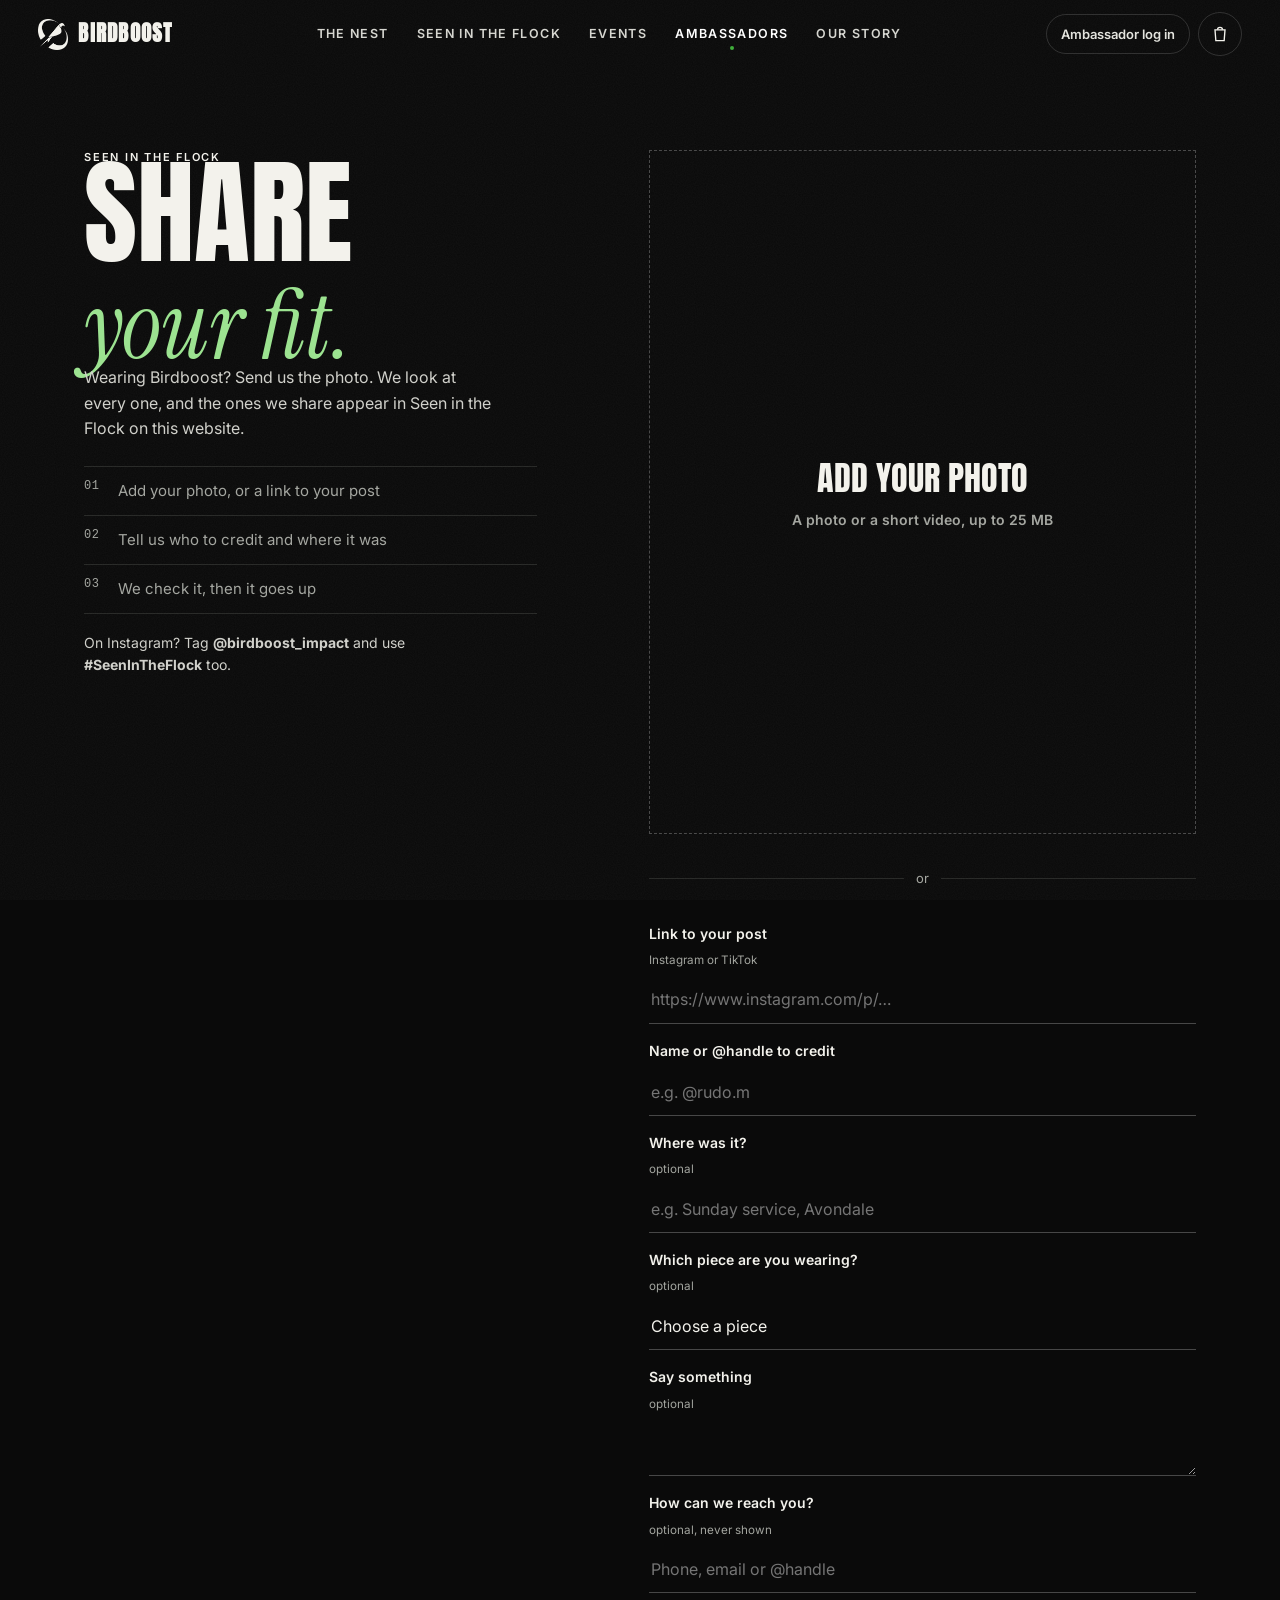
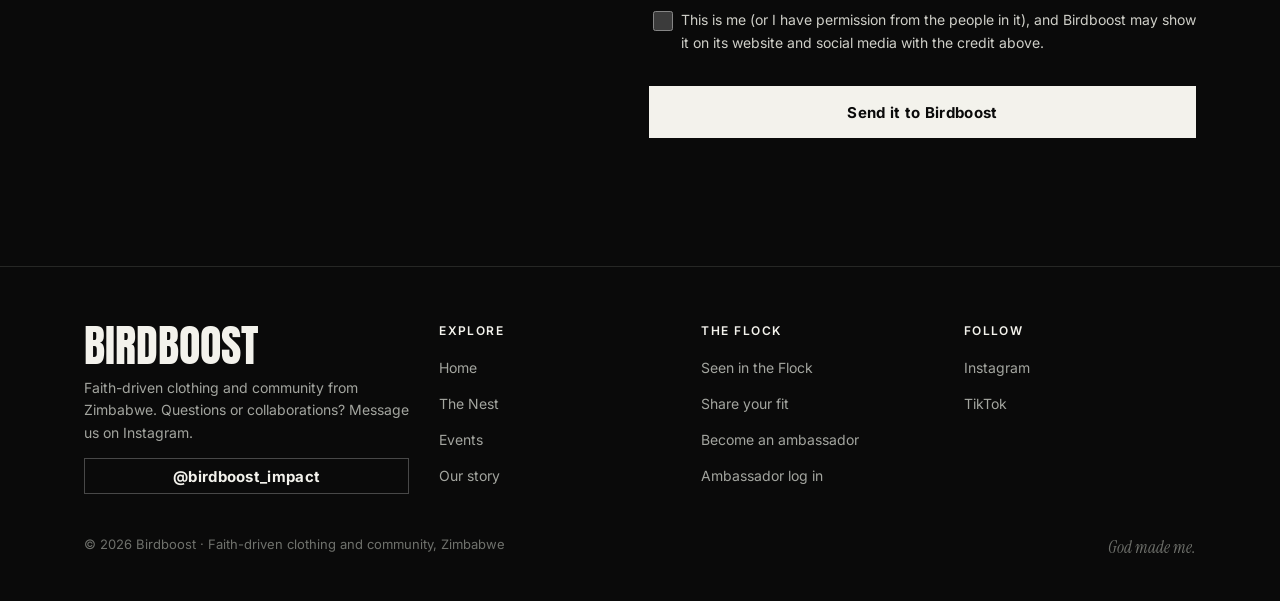
<file: flock/share/index.html>
<!DOCTYPE html>
<html lang="en" data-root="../../">
<head>
<meta charset="utf-8">
<meta name="viewport" content="width=device-width, initial-scale=1, viewport-fit=cover">
<title>Share your fit · Seen in the Flock · Birdboost</title>
<meta name="description" content="Wearing Birdboost? Send us your photo. Approved photos appear in Seen in the Flock on the Birdboost website.">
<meta name="theme-color" content="#0a0a0a">
<link rel="icon" href="../../assets/logo.png">
<link rel="preconnect" href="https://fonts.googleapis.com"><link rel="preconnect" href="https://fonts.gstatic.com" crossorigin>
<link href="https://fonts.googleapis.com/css2?family=Anton&family=Instrument+Serif:ital@0;1&family=Inter:wght@400;600;700;800&display=swap" rel="stylesheet">
<link rel="stylesheet" href="../../assets/bb.css">
<link rel="stylesheet" href="../../assets/shop.css">
<style>
.sh{padding:clamp(100px,12vw,150px) 0 clamp(80px,10vw,130px)}
.sh .grid{display:grid;grid-template-columns:repeat(12,minmax(0,1fr));gap:18px;align-items:start}
.sh-intro{grid-column:1/6;position:sticky;top:100px}
.sh-intro h1{font:400 clamp(70px,9vw,140px)/.84 var(--display);text-transform:uppercase}
.sh-intro h1 .serif{color:var(--g2);font-size:.82em}
.sh-intro p{color:#d0d0ca;max-width:26em}
.sh-intro ol{margin:24px 0 0;padding:0;list-style:none;border-top:1px solid var(--line)}
.sh-intro li{display:grid;grid-template-columns:34px 1fr;padding:12px 0;border-bottom:1px solid var(--line);color:var(--mute);font-size:15px}
.sh-form{grid-column:7/13}
.drop{position:relative;display:grid;place-items:center;aspect-ratio:4/5;border:1px dashed #ffffff40;cursor:pointer;overflow:hidden;text-align:center;transition:border-color .2s}
.drop:hover,.drop.over{border-color:var(--g)}
.drop input{position:absolute;inset:0;opacity:0;cursor:pointer}
.drop .hint b{display:block;font:400 34px var(--display);text-transform:uppercase;margin-bottom:6px}
.drop .hint span{color:var(--mute);font-size:14px}
.drop img,.drop video{position:absolute;inset:0;width:100%;height:100%;object-fit:cover}
.drop .chg{position:absolute;right:10px;bottom:10px;background:#000c;color:#fff;font:600 12px var(--sans);padding:8px 12px;pointer-events:none}
.bar{height:3px;background:#ffffff1a;margin-top:8px;overflow:hidden}.bar i{display:block;height:100%;width:0;background:var(--g);transition:width .2s}
.or{display:flex;align-items:center;gap:12px;color:var(--mute);font-size:13px;margin:18px 0}
.or::before,.or::after{content:"";flex:1;height:1px;background:var(--line)}
.ff select{min-height:48px;border:0;border-bottom:1px solid #ffffff40;background:none;color:var(--ink);font:16px var(--sans);padding:8px 2px;width:100%;border-radius:0;appearance:none}
.ff select option{background:#111}
.consent{display:grid!important;grid-template-columns:22px 1fr;gap:10px!important;font-weight:400!important;font-size:14px!important;color:#cfcfc8;align-items:start}
.consent input{width:20px;height:20px;min-height:0!important;margin-top:2px;accent-color:var(--g)}
.done{border-top:1px solid var(--line);padding-top:30px}
.done h2{font:400 56px/.9 var(--display);text-transform:uppercase;margin-bottom:12px}
@media(max-width:900px){.sh-intro,.sh-form{grid-column:1/-1;position:static}.sh{padding-top:90px}.drop{aspect-ratio:1}}
</style>
</head>
<body class="grain" data-bird="solo" data-bird-delay="1200">
<header class="nav">
  <div class="in">
    <a class="brand" href="../../" aria-label="Birdboost home"><span class="logo" aria-hidden="true"></span><b>BIRDBOOST</b></a>
    <nav aria-label="Main" class="menu" id="menu"><ul class="links"><li><a href="../../nest/">The Nest</a></li><li><a href="../../#seen">Seen in the Flock</a></li><li><a href="../../events/">Events</a></li><li><a href="../../flock/" aria-current="page">Ambassadors</a></li><li><a href="../../#story">Our story</a></li></ul>
      <div class="menu-foot"><span data-me-slot-m></span><a href="https://www.instagram.com/birdboost_impact" target="_blank" rel="noopener">Instagram</a><a href="https://www.tiktok.com/@official_birdboost.inc" target="_blank" rel="noopener">TikTok</a></div></nav>
    <div class="navr"><span data-me-slot></span><a class="cartbtn" href="../../nest/#cart" aria-label="Cart"><svg viewBox="0 0 24 24" fill="none" stroke="currentColor" stroke-width="1.6" aria-hidden="true"><path d="M6 7h12l-1 13H7L6 7z"/><path d="M9 7a3 3 0 016 0"/></svg><b data-cart-count></b></a><button class="menubtn" type="button" aria-expanded="false" aria-controls="menu" aria-label="Menu"><i></i></button></div>
  </div>
</header>

<main class="sh">
  <div class="wrap grid">
    <div class="sh-intro">
      <div class="label"><b>Seen in the Flock</b></div>
      <h1>Share <span class="serif">your fit.</span></h1>
      <p>Wearing Birdboost? Send us the photo. We look at every one, and the ones we share appear in Seen in the Flock on this website.</p>
      <ol><li><span class="idx">01</span>Add your photo, or a link to your post</li><li><span class="idx">02</span>Tell us who to credit and where it was</li><li><span class="idx">03</span>We check it, then it goes up</li></ol>
      <p class="mute" style="font-size:14px;margin-top:18px">On Instagram? Tag <b>@birdboost_impact</b> and use <b>#SeenInTheFlock</b> too.</p>
    </div>
    <form class="sh-form ff" id="f" novalidate>
      <label class="drop" id="drop"><input type="file" id="file" accept="image/*,video/mp4,video/quicktime,video/webm"><span class="hint"><b>Add your photo</b><span>A photo or a short video, up to 25 MB</span></span></label>
      <div class="bar" id="bar" hidden><i></i></div>
      <div class="or">or</div>
      <label>Link to your post <small>Instagram or TikTok</small><input name="link" type="url" inputmode="url" placeholder="https://www.instagram.com/p/…"></label>
      <label>Name or @handle to credit<input name="name" autocomplete="nickname" required placeholder="e.g. @rudo.m"></label>
      <label>Where was it? <small>optional</small><input name="place" placeholder="e.g. Sunday service, Avondale"></label>
      <label>Which piece are you wearing? <small>optional</small><select name="product" id="product"><option value="">Choose a piece</option></select></label>
      <label>Say something <small>optional</small><textarea name="caption" rows="2" maxlength="400"></textarea></label>
      <label>How can we reach you? <small>optional, never shown</small><input name="contact" placeholder="Phone, email or @handle"></label>
      <label class="consent"><input type="checkbox" name="consent"><span>This is me (or I have permission from the people in it), and Birdboost may show it on its website and social media with the credit above.</span></label>
      <p class="err" id="err" role="alert"></p>
      <button class="btn w" id="send">Send it to Birdboost</button>
    </form>
  </div>
</main>

<footer class="foot" id="contact"><div class="wrap">
  <div class="cols">
    <div><div class="big">Birdboost</div><p>Faith-driven clothing and community from Zimbabwe. Questions or collaborations? Message us on Instagram.</p>
      <a class="btn o" href="https://www.instagram.com/birdboost_impact" target="_blank" rel="noopener">@birdboost_impact</a></div>
    <div><h4>Explore</h4><a href="../../">Home</a><a href="../../nest/">The Nest</a><a href="../../events/">Events</a><a href="../../#story">Our story</a></div>
    <div><h4>The Flock</h4><a href="../../#seen">Seen in the Flock</a><a href="../../flock/share/">Share your fit</a><a href="../../flock/">Become an ambassador</a><a href="../../portal/">Ambassador log in</a></div>
    <div><h4>Follow</h4><a href="https://www.instagram.com/birdboost_impact" target="_blank" rel="noopener">Instagram</a><a href="https://www.tiktok.com/@official_birdboost.inc" target="_blank" rel="noopener">TikTok</a></div>
  </div>
  <div class="fine"><span>© <span data-year>2026</span> Birdboost · Faith-driven clothing and community, Zimbabwe</span><span class="serif" style="font-size:17px">God made me.</span></div>
</div></footer>

<script src="../../portal/config.js"></script>
<script src="../../assets/catalog.js"></script>
<script src="../../assets/site.js"></script>
<script src="../../assets/shop.js"></script>
<script src="../../assets/upload.js"></script>
<script src="../../assets/bird.js"></script>
<script>
{
const { esc } = window.BB, S = window.BBShop, U = window.BBUpload;
const $ = (id) => document.getElementById(id);
const f = $("f"), drop = $("drop"), file = $("file");
S.load().then((list) => { $("product").innerHTML += list.map((p) => `<option value="${esc(p.id)}">${esc(p.style)}${p.color ? " · " + esc(p.color) : ""}</option>`).join(""); const pre = new URLSearchParams(location.search).get("piece"); if (pre) $("product").value = pre; });
const show = () => {
  const x = file.files[0]; drop.querySelectorAll("img,video,.chg").forEach((n) => n.remove());
  if (!x) return;
  const url = URL.createObjectURL(x);
  drop.insertAdjacentHTML("beforeend", (/^video\//.test(x.type) ? `<video src="${url}" muted autoplay loop playsinline></video>` : `<img src="${url}" alt="Your photo">`) + `<span class="chg">Change</span>`);
};
file.addEventListener("change", show);
["dragenter", "dragover"].forEach((t) => drop.addEventListener(t, (e) => { e.preventDefault(); drop.classList.add("over"); }));
["dragleave", "drop"].forEach((t) => drop.addEventListener(t, () => drop.classList.remove("over")));
f.addEventListener("input", (e) => e.target.removeAttribute("aria-invalid"));
f.onsubmit = async (e) => {
  e.preventDefault();
  const v = (k) => String(f.elements[k].value || "").trim(), err = $("err"), btn = $("send");
  err.textContent = "";
  const link = v("link");
  if (!file.files[0] && !link) { err.textContent = "Add a photo, or paste a link to your post."; return; }
  if (link && !/^https:\/\/[^\s]+$/i.test(link)) { f.elements.link.setAttribute("aria-invalid", "true"); err.textContent = "That link should start with https://"; return; }
  if (!v("name")) { f.elements.name.setAttribute("aria-invalid", "true"); f.elements.name.focus(); err.textContent = "Tell us who to credit."; return; }
  if (!f.elements.consent.checked) { err.textContent = "Please tick the box so we're allowed to share it."; return; }
  if (!S.hasDB) { err.textContent = "Sharing isn't switched on yet. For now, tag @birdboost_impact on Instagram."; return; }
  btn.disabled = true; btn.textContent = file.files[0] ? "Sending your photo…" : "Sending…";
  let media = null;
  try {
    if (file.files[0]) { $("bar").hidden = false; media = await U.send(file.files[0], (k) => { $("bar").firstElementChild.style.width = Math.round(k * 100) + "%"; }); }
    const d = await S.rpc("community_submit", { p_name: v("name"), p_contact: v("contact") || null, p_media_url: media, p_link: link || null, p_caption: v("caption") || null, p_place: v("place") || null, p_product: v("product") || null, p_consent: true });
    if (!d || !d.ok) throw new Error((d && d.error) || "failed");
    f.innerHTML = `<div class="done" role="status"><span class="eyebrow-s">Received</span><h2>Thank you.</h2><p>We'll take a look. If we share it, it'll appear in Seen in the Flock with your name.</p><p class="mute" style="font-size:14px">Keep tagging #SeenInTheFlock. The flock is how Birdboost travels.</p><div style="display:flex;gap:10px;flex-wrap:wrap;margin-top:20px"><a class="btn w" href="../../#seen">See the Flock</a><a class="btn o" href="./">Share another</a></div></div>`;
  } catch (x) {
    btn.disabled = false; btn.textContent = "Try again";
    const m = String(x.message || "");
    err.textContent = m === "too_big" ? "That file is over 25 MB. Try a shorter video or a photo." : m === "not_media" ? "That file isn't a photo or a video." : m === "too_many" ? "You've sent a lot in the last hour. Try again a bit later." : "We couldn't send it just now. Check your connection and try again.";
  }
};
}
</script>
</body>
</html>
</file>
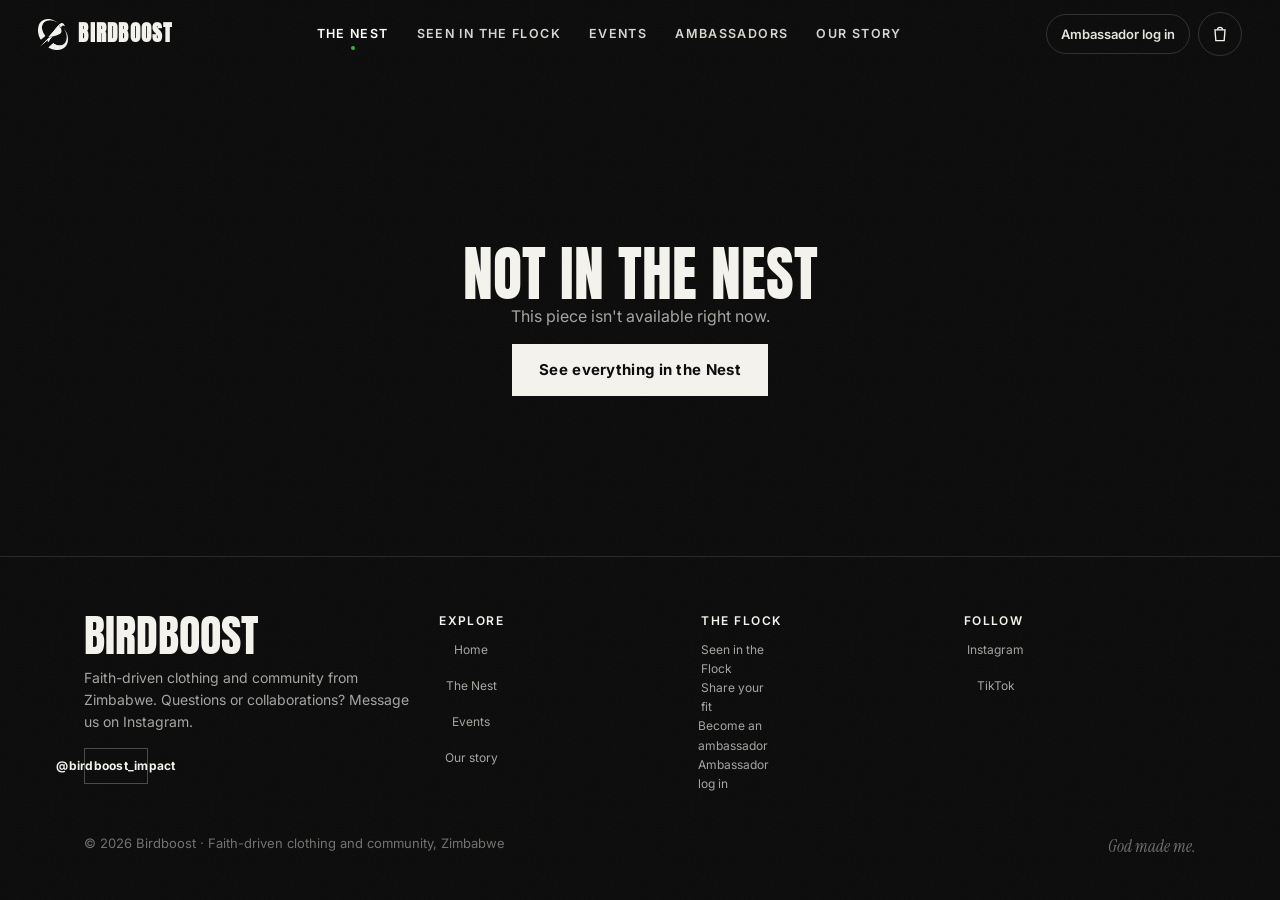
<file: nest/piece/index.html>
<!DOCTYPE html>
<html lang="en" data-root="../../">
<head>
<meta charset="utf-8">
<meta name="viewport" content="width=device-width, initial-scale=1, viewport-fit=cover">
<title>The Nest · Birdboost</title>
<meta name="description" content="A Birdboost piece: the details, the fit, and the people wearing it.">
<meta name="theme-color" content="#0a0a0a">
<link rel="icon" href="../../assets/logo.png">
<link rel="preconnect" href="https://fonts.googleapis.com"><link rel="preconnect" href="https://fonts.gstatic.com" crossorigin>
<link href="https://fonts.googleapis.com/css2?family=Anton&family=Instrument+Serif:ital@0;1&family=Inter:wght@400;600;700;800&display=swap" rel="stylesheet">
<link rel="stylesheet" href="../../assets/bb.css">
<link rel="stylesheet" href="../../assets/shop.css">
<style>
.pg{padding:84px 0 0}
.crumbs{display:flex;gap:10px;flex-wrap:wrap;font-size:13px;color:var(--mute);padding:18px 0}
.crumbs a{color:var(--mute);text-decoration:none}.crumbs a:hover{color:var(--ink)}
.pv{display:grid;grid-template-columns:minmax(0,1.25fr) minmax(0,1fr);gap:clamp(24px,4vw,64px);align-items:start}

/* gallery: a column of big images on desktop, a swipe on phones */
.gal{display:grid;gap:10px}
.gal figure{margin:0;position:relative;background:#111;overflow:hidden;cursor:zoom-in}
.gal figure img{width:100%;aspect-ratio:333/385;object-fit:cover}
.gal figure.wide img{aspect-ratio:4/3}
.gal figcaption{position:absolute;left:12px;bottom:10px;font:600 10px var(--sans);letter-spacing:.14em;text-transform:uppercase;color:#fff;text-shadow:0 1px 6px #000}
.gal .g3d{aspect-ratio:1;cursor:grab}
.gal .g3d .stage3d{height:100%}
.galbar{display:none}
.v3d{display:flex;justify-content:space-between;align-items:center;gap:10px;padding:12px 0;border-bottom:1px solid var(--line);font-size:14px;color:var(--mute)}

/* the panel stays with you as the pictures scroll past */
.panel{position:sticky;top:88px;display:flex;flex-direction:column;gap:20px;padding-bottom:40px}
.panel h1{font:400 clamp(48px,5.4vw,84px)/.88 var(--display);text-transform:uppercase}
.panel .sub{display:flex;justify-content:space-between;align-items:baseline;gap:12px;border-bottom:1px solid var(--line);padding-bottom:16px}
.panel .price{font:400 34px var(--display)}
.panel .price.soft{font:600 14px var(--sans);color:var(--mute)}
.panel .lead{font:400 21px/1.35 var(--serif);font-style:italic;color:#e3e3db;margin:0}
.cols{display:flex;gap:10px;flex-wrap:wrap}
.cols a{display:flex;flex-direction:column;align-items:center;gap:6px;text-decoration:none;color:var(--mute);font-size:12px;width:64px}
.cols a img{width:64px;height:74px;object-fit:cover;outline:1px solid transparent;outline-offset:2px}
.cols a[aria-current=true]{color:var(--ink)}
.cols a[aria-current=true] img{outline-color:var(--ink)}
.sizehead{display:flex;justify-content:space-between;align-items:baseline;gap:10px}
.fmsbtn{background:none;border:0;color:var(--g2);font:600 14px var(--sans);cursor:pointer;padding:6px 0;text-decoration:underline;text-underline-offset:4px}
.fitnote{font-size:13px;color:var(--mute);margin:8px 0 0}
.fitnote b{color:var(--g2);font-weight:600}
.addrow{display:flex;gap:10px;align-items:stretch}
.addrow .btn{flex:1}
.note{font-size:13px;color:var(--mute);margin:0}
.acc{border-top:1px solid var(--line)}
.acc details{border-bottom:1px solid var(--line)}
.acc summary{list-style:none;display:flex;justify-content:space-between;align-items:center;padding:18px 0;cursor:pointer;font:600 12px var(--sans);letter-spacing:.14em;text-transform:uppercase}
.acc summary::-webkit-details-marker{display:none}
.acc summary::after{content:"+";font:400 22px var(--sans);transition:transform .3s}
.acc details[open] summary::after{transform:rotate(45deg)}
.acc .ab{padding:0 0 20px;color:#d4d4ce}
.acc .ab p{margin:0 0 10px}
.chart{width:100%;border-collapse:collapse;font-size:14px;margin:6px 0 10px}
.chart th,.chart td{text-align:left;padding:8px 6px;border-bottom:1px solid var(--line)}
.chart th{font-weight:600;color:var(--mute);font-size:12px;letter-spacing:.08em;text-transform:uppercase}

.after{padding:clamp(70px,9vw,130px) 0 0}
.after+.after{padding-top:clamp(50px,7vw,90px)}
.after .secthead h2{font-size:clamp(40px,5.5vw,80px)}
.rel{display:grid;grid-template-columns:repeat(4,minmax(0,1fr));gap:18px}
.rel a{text-decoration:none;color:inherit}
.rel img{aspect-ratio:333/385;object-fit:cover;margin-bottom:10px;transition:opacity .4s}
.rel a:hover img{opacity:.85}
.rel b{font-weight:600;font-size:15px}.rel span{display:block;color:var(--mute);font-size:14px}
.seenempty{display:flex;justify-content:space-between;align-items:center;gap:16px;flex-wrap:wrap;border-top:1px solid var(--line);border-bottom:1px solid var(--line);padding:26px 0}
.seenempty p{margin:0;font:400 24px/1.3 var(--serif);font-style:italic;max-width:30em}
.missing{padding:160px 0;text-align:center}

/* phones: swipe the photos, the add button rides along at the bottom */
@media(max-width:900px){
  .pg{padding-top:60px}
  .crumbs{padding:12px 0}
  .pv{grid-template-columns:minmax(0,1fr);gap:20px}
  .gal{display:flex;overflow-x:auto;scroll-snap-type:x mandatory;gap:6px;margin:0 -20px;padding:0 20px;scrollbar-width:none}
  .gal::-webkit-scrollbar{display:none}
  .gal figure{flex:0 0 88%;scroll-snap-align:center}
  .gal figure.wide img{aspect-ratio:333/385}
  .gal .g3d{aspect-ratio:333/385}
  .galbar{display:flex;justify-content:center;gap:6px;margin-top:10px}
  .galbar i{width:6px;height:6px;border-radius:50%;background:#ffffff40;transition:background .3s,width .3s}
  .galbar i.on{background:var(--ink);width:18px;border-radius:3px}
  .panel{position:static;padding-bottom:0}
  .addrow{position:sticky;bottom:0;z-index:5;margin:0 -20px;padding:12px 20px calc(12px + env(safe-area-inset-bottom));background:linear-gradient(transparent,var(--bg) 22%)}
  .rel{grid-template-columns:repeat(2,minmax(0,1fr));gap:24px 10px}
}
</style>
</head>
<body class="grain" data-bird="solo" data-bird-delay="900">
<header class="nav">
  <div class="in">
    <a class="brand" href="../../" aria-label="Birdboost home"><span class="logo" aria-hidden="true"></span><b>BIRDBOOST</b></a>
    <nav aria-label="Main" class="menu" id="menu"><ul class="links"><li><a href="../../nest/" aria-current="page">The Nest</a></li><li><a href="../../#seen">Seen in the Flock</a></li><li><a href="../../events/">Events</a></li><li><a href="../../flock/">Ambassadors</a></li><li><a href="../../#story">Our story</a></li></ul>
      <div class="menu-foot"><span data-me-slot-m></span><a href="https://www.instagram.com/birdboost_impact" target="_blank" rel="noopener">Instagram</a><a href="https://www.tiktok.com/@official_birdboost.inc" target="_blank" rel="noopener">TikTok</a></div></nav>
    <div class="navr"><span data-me-slot></span><a class="cartbtn" href="#cart" aria-label="Cart"><svg viewBox="0 0 24 24" fill="none" stroke="currentColor" stroke-width="1.6" aria-hidden="true"><path d="M6 7h12l-1 13H7L6 7z"/><path d="M9 7a3 3 0 016 0"/></svg><b data-cart-count></b></a><button class="menubtn" type="button" aria-expanded="false" aria-controls="menu" aria-label="Menu"><i></i></button></div>
  </div>
</header>

<main class="pg">
  <div class="wrap" id="piece"><div class="missing" id="loading"><p class="mute">Opening the piece…</p></div></div>

  <section class="after" id="seen" hidden aria-labelledby="h-seen">
    <div class="wrap secthead"><h2 id="h-seen">Seen in <span class="serif">the Flock</span></h2><p id="seensub">This piece, worn by real people.</p></div>
    <div class="sf" id="strip"><div class="sf-row"></div></div>
    <div class="wrap"><div class="seenempty" id="seenempty" hidden><p>Nobody has shared a photo in this piece yet. When yours arrives, post it with #SeenInTheFlock.</p><a class="btn o" href="../../flock/share/">Share your fit</a></div></div>
  </section>

  <section class="after" id="onamb" hidden aria-labelledby="h-amb">
    <div class="wrap"><div class="secthead"><h2 id="h-amb">Worn by our <span class="serif">ambassadors</span></h2></div><div class="people" id="ambs"></div></div>
  </section>

  <section class="after" id="more" hidden aria-labelledby="h-more">
    <div class="wrap"><div class="secthead"><h2 id="h-more">More from <span class="serif">the Nest</span></h2><p><a class="link-u" href="../">Everything in the Nest →</a></p></div><div class="rel" id="rel"></div></div>
  </section>
</main>

<footer class="foot" id="contact"><div class="wrap">
  <div class="cols">
    <div><div class="big">Birdboost</div><p>Faith-driven clothing and community from Zimbabwe. Questions or collaborations? Message us on Instagram.</p>
      <a class="btn o" href="https://www.instagram.com/birdboost_impact" target="_blank" rel="noopener">@birdboost_impact</a></div>
    <div><h4>Explore</h4><a href="../../">Home</a><a href="../../nest/">The Nest</a><a href="../../events/">Events</a><a href="../../#story">Our story</a></div>
    <div><h4>The Flock</h4><a href="../../#seen">Seen in the Flock</a><a href="../../flock/share/">Share your fit</a><a href="../../flock/">Become an ambassador</a><a href="../../portal/">Ambassador log in</a></div>
    <div><h4>Follow</h4><a href="https://www.instagram.com/birdboost_impact" target="_blank" rel="noopener">Instagram</a><a href="https://www.tiktok.com/@official_birdboost.inc" target="_blank" rel="noopener">TikTok</a></div>
  </div>
  <div class="fine"><span>© <span data-year>2026</span> Birdboost · Faith-driven clothing and community, Zimbabwe</span><span class="serif" style="font-size:17px">God made me.</span></div>
</div></footer>

<script src="../../portal/config.js"></script>
<script src="../../assets/catalog.js"></script>
<script src="../../portal/viewer3d.js"></script>
<script src="../../assets/site.js"></script>
<script src="../../assets/shop.js"></script>
<script src="../../assets/community.js"></script>
<script src="../../assets/bird.js"></script>
<script>
{
const { esc, store, root } = window.BB, S = window.BBShop, C = window.BBCommunity;
const $ = (id) => document.getElementById(id);
const id = new URLSearchParams(location.search).get("id") || "";
const FIT = { fitted: "Fitted: close to the body.", regular: "Regular fit: true to size.", relaxed: "Relaxed fit: a little room through the body.", oversized: "Oversized: cut big on purpose. Size down for a closer fit." };

S.load().then((list) => {
  const p = list.find((x) => x.id === id) || list.find((x) => x.uuid === id);
  if (!p) { $("piece").innerHTML = `<div class="missing"><h1 style="font:400 60px/1 var(--display);text-transform:uppercase">Not in the Nest</h1><p class="mute">This piece isn't available right now.</p><a class="btn w" href="../">See everything in the Nest</a></div>`; return; }
  document.title = `${p.style}${p.color ? " · " + p.color : ""} · Birdboost`;
  const sib = S.siblings(list, p);
  const pics = [{ src: p.image, label: "Front" }];
  if (p.back) pics.push({ src: p.back, label: "Back" });
  (p.gallery || []).forEach((g) => pics.push(typeof g === "string" ? { src: g } : g));
  const chart = p.chart && typeof p.chart === "object" && Object.keys(p.chart).length ? p.chart : null;
  const fit = store.get("bb-fit", null), rec = fit ? S.recommend(p, fit) : null;

  $("piece").innerHTML = `<nav class="crumbs" aria-label="Breadcrumb"><a href="../">The Nest</a><span aria-hidden="true">/</span><a href="../">${esc(p.category || "Pieces")}</a><span aria-hidden="true">/</span><span>${esc(p.style)}</span></nav>
  <div class="pv">
    <div>
      <div class="gal" id="gal">${pics.map((g, i) => `<figure class="${g.wide ? "wide" : ""}" data-z="${i}"><img src="${esc(S.img(g.src))}" alt="${esc(p.style)}${p.color ? " in " + esc(p.color) : ""}${g.label ? ", " + esc(g.label.toLowerCase()) : ""}" ${i ? 'loading="lazy"' : ""} width="333" height="385">${g.label || g.caption ? `<figcaption>${esc(g.caption || g.label)}</figcaption>` : ""}</figure>`).join("")}
        ${p.model || p.back ? `<figure class="g3d" id="g3d" aria-label="${p.model ? "3D view" : "360° view"}"><div id="v3" style="height:100%"></div><figcaption>${p.model ? "3D · drag to turn" : "360° · drag to turn"}</figcaption></figure>` : ""}</div>
      <div class="galbar" id="galbar" aria-hidden="true"></div>
    </div>
    <div class="panel">
      ${p.badge ? `<span class="eyebrow-s">${esc(p.badge)}</span>` : ""}
      <h1>${esc(p.style)}</h1>
      <div class="sub"><span>${esc(p.color || "")}</span>${p.price != null ? `<span class="price">${esc(S.money(p.price, p.currency))}</span>` : `<span class="price soft">Price confirmed when we contact you</span>`}</div>
      ${p.description ? `<p class="lead">${esc(p.description)}</p>` : ""}
      ${sib.length > 1 ? `<div><div class="lbl">Colour · ${esc(p.color)}</div><div class="cols">${sib.map((s) => `<a href="${esc(S.pieceUrl(s))}"${s.id === p.id ? ' aria-current="true"' : ""}><img src="${esc(S.img(s.image))}" alt=""><span>${esc(s.color)}</span></a>`).join("")}</div></div>` : ""}
      <form id="pf" novalidate>
        ${p.sizes.length ? `<div class="sizehead"><div class="lbl" id="szl" style="margin:0">Size</div><button class="fmsbtn" type="button" id="fms">Find my size</button></div>
        <div class="sizes" id="sz" role="radiogroup" aria-labelledby="szl" style="margin-top:10px">${p.sizes.map((s) => `<label><input type="radio" name="size" value="${esc(s)}"><span>${esc(s)}</span>${rec && rec.size === s ? '<b class="rec-dot">For you</b>' : ""}</label>`).join("")}</div>
        <p class="fitnote" id="fitnote">${rec ? `<b>We'd suggest ${esc(rec.size)}</b> from your last answers. <button class="fmsbtn" type="button" data-refit style="font-size:13px;color:var(--mute)">Change</button>` : esc(FIT[p.fit] || "Not sure of your size? Find my size takes ten seconds.")}</p>` : ""}
        <p class="err" id="perr" role="alert" style="margin-top:8px"></p>
        <div class="addrow" style="margin-top:12px"><div class="qty"><button type="button" data-q="-1" aria-label="One less">−</button><output id="qv">1</output><button type="button" data-q="1" aria-label="One more">+</button></div><button class="btn w" type="submit">Add to order</button></div>
      </form>
      <p class="note">Place your order on the site and Birdboost contacts you to arrange delivery or collection and payment. Nothing is paid online.</p>
      <div class="acc">
        <details open><summary>Fit and size</summary><div class="ab">
          <p>${esc(FIT[p.fit] || "A unisex fit.")} ${p.sizes.length ? "Available in " + esc(p.sizes.join(", ")) + "." : ""}</p>
          ${chart ? `<table class="chart"><thead><tr><th>Size</th><th>Chest, flat</th><th>Length</th></tr></thead><tbody>${p.sizes.filter((s) => chart[s]).map((s) => `<tr><td>${esc(s)}</td><td>${esc(chart[s].chest)} cm</td><td>${esc(chart[s].length || "–")} cm</td></tr>`).join("")}</tbody></table>` : `<p class="mute" style="font-size:14px">Exact measurements for this piece are coming soon. Until then, Find my size uses a general unisex guide.</p>`}
        </div></details>
        ${p.story ? `<details><summary>The story</summary><div class="ab"><p>${esc(p.story)}</p></div></details>` : ""}
        ${p.material || p.care ? `<details><summary>Material and care</summary><div class="ab">${p.material ? `<p>${esc(p.material)}</p>` : ""}${p.care ? `<p>${esc(p.care)}</p>` : ""}</div></details>` : ""}
        ${p.styling ? `<details><summary>How to wear it</summary><div class="ab"><p>${esc(p.styling)}</p></div></details>` : ""}
      </div>
    </div>
  </div>`;

  /* gallery: zoom on tap, dots on phones, 3D when it scrolls into view */
  const gal = $("gal");
  gal.addEventListener("click", (e) => { const f = e.target.closest("[data-z]"); if (f) S.openZoom(S.img(pics[+f.dataset.z].src), p.style); });
  const figs = gal.querySelectorAll("figure");
  $("galbar").innerHTML = [...figs].map((_, i) => `<i${i ? "" : ' class="on"'}></i>`).join("");
  gal.addEventListener("scroll", () => { const i = Math.round(gal.scrollLeft / (figs[0].offsetWidth + 6)); $("galbar").querySelectorAll("i").forEach((d, k) => d.classList.toggle("on", k === i)); }, { passive: true });
  const v3 = $("v3");
  if (v3 && window.BB3D) new IntersectionObserver((es, io) => { if (es[0].isIntersecting) { io.disconnect(); BB3D.mount(v3, { name: p.style, front_image: S.img(p.image), back_image: S.img(p.back), model_url: p.model ? S.img(p.model) : null }, { big: true }); } }, { rootMargin: "200px" }).observe(v3);

  /* size, quantity, add */
  let qty = 1;
  const f = $("pf");
  const pick = (s) => { const r = f.querySelector(`input[name=size][value="${CSS.escape(s)}"]`); if (r) { r.checked = true; r.dispatchEvent(new Event("change", { bubbles: true })); } };
  const fms = () => S.sizeSheet(p, (s) => { pick(s); const r = S.recommend(p, store.get("bb-fit", {})); $("fitnote").innerHTML = `<b>Size ${esc(s)} chosen.</b> ${r && r.size !== s ? "We suggested " + esc(r.size) + ", but it's your call." : "Good choice."}`; });
  if ($("fms")) $("fms").onclick = fms;
  f.addEventListener("click", (e) => {
    const q = e.target.closest("[data-q]"); if (q) { qty = Math.max(1, Math.min(10, qty + +q.dataset.q)); $("qv").textContent = qty; }
    if (e.target.closest("[data-refit]")) fms();
  });
  f.addEventListener("change", () => { $("perr").textContent = ""; const z = $("sz"); if (z) z.classList.remove("bad"); });
  f.onsubmit = (e) => {
    e.preventDefault();
    const size = (f.querySelector("input[name=size]:checked") || {}).value || "";
    if (p.sizes.length && !size) { $("perr").textContent = "Choose your size first, or tap Find my size."; $("sz").classList.add("bad"); $("sz").scrollIntoView({ block: "center", behavior: "smooth" }); return; }
    S.add(p, size, qty); S.openCart();
  };

  /* the community around this piece */
  C.strip($("strip"), { product: p.id, limit: 30, hideEmpty: true }).then((posts) => { $("seen").hidden = false; if (!posts.length) $("seenempty").hidden = false; });
  if (S.hasDB) S.rpc("public_ambassadors").then((a) => {
    const wearing = (Array.isArray(a) ? a : []).filter((x) => (x.fits || []).some((r) => String(r).toLowerCase() === p.id.toLowerCase()));
    if (!wearing.length) return;
    $("onamb").hidden = false;
    $("ambs").innerHTML = wearing.map((x, i) => `<button class="person" type="button" data-i="${i}"><span class="pp">${C.safe(x.photo) ? `<img src="${esc(C.safe(x.photo))}" alt="">` : `<i>${esc(x.name.charAt(0))}</i>`}</span><span class="pn">${esc(x.name)}</span><span class="pc">${esc(x.city || "")}</span></button>`).join("");
    $("ambs").onclick = (e) => { const b = e.target.closest("[data-i]"); if (b) C.profile(wearing[+b.dataset.i]); };
  }).catch(() => {});

  /* related: other colours first, then everything else */
  const rel = [...sib.filter((x) => x.id !== p.id), ...list.filter((x) => x.style !== p.style)].slice(0, 4);
  if (rel.length) { $("more").hidden = false; $("rel").innerHTML = rel.map((x) => `<a href="${esc(S.pieceUrl(x))}"><img src="${esc(S.img(x.image))}" alt="" loading="lazy"><b>${esc(x.style)}</b><span>${esc(x.color)}${x.price != null ? " · " + esc(S.money(x.price, x.currency)) : ""}</span></a>`).join(""); }
  if (window.BBBird && BBBird.rescan) BBBird.rescan();
});
}
</script>
</body>
</html>
</file>
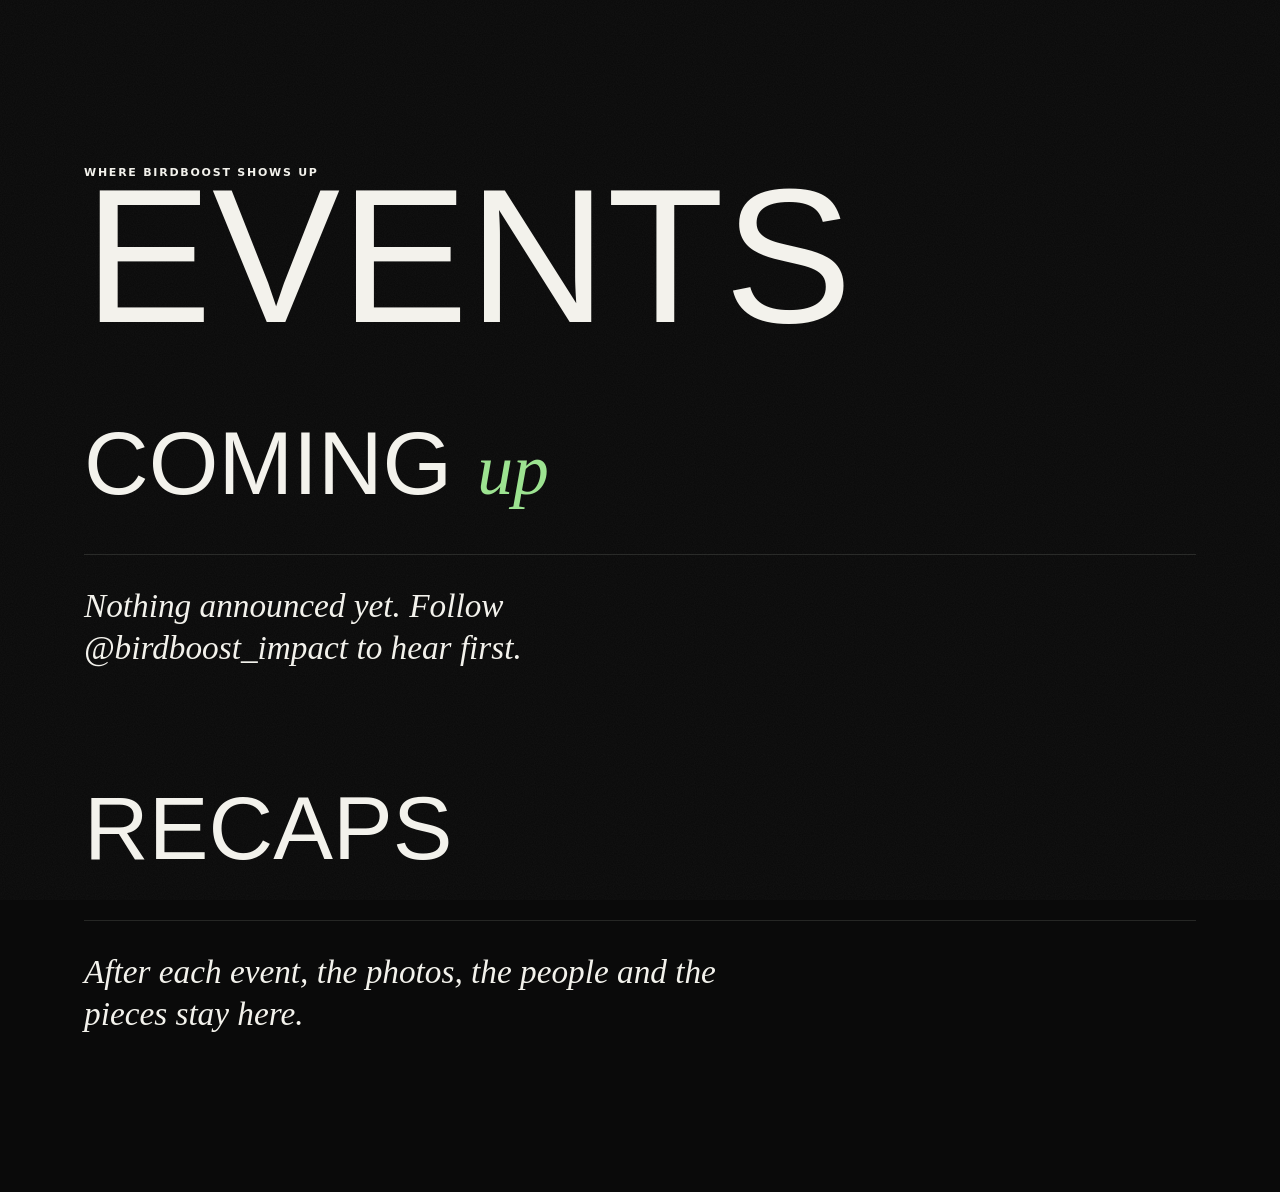
<file: _build/events.html>
<!DOCTYPE html>
<html lang="en" data-root="../">
<head>
<meta charset="utf-8">
<meta name="viewport" content="width=device-width, initial-scale=1, viewport-fit=cover">
<title>Events · Birdboost</title>
<meta name="description" content="Where Birdboost shows up: events, shoots and gatherings, and the recaps after.">
<meta name="theme-color" content="#0a0a0a">
<link rel="icon" href="../assets/logo.png">
<!--HEAD-->
<link rel="stylesheet" href="../assets/bb.css">
<link rel="stylesheet" href="../assets/shop.css">
<style>
.evp{padding:clamp(110px,13vw,170px) 0 clamp(80px,10vw,130px)}
.evp h1{font:400 clamp(90px,15vw,240px)/.8 var(--display);text-transform:uppercase;margin-bottom:30px}
.evp h1 .serif{color:var(--g2);font-size:.5em}
.sect{margin-top:clamp(50px,7vw,90px)}
.rows{list-style:none;margin:0;padding:0;border-top:1px solid var(--line)}
.rows a{display:grid;grid-template-columns:170px minmax(0,1fr) minmax(0,.8fr) 160px;gap:20px;align-items:center;padding:20px 0;border-bottom:1px solid var(--line);text-decoration:none;color:inherit;transition:padding .4s var(--ease)}
.rows a:hover{padding-left:10px}
.rows .d{font:500 13px ui-monospace,Menlo,Consolas,monospace;color:var(--mute)}
.rows b{font:400 clamp(30px,3.4vw,50px)/1 var(--display);text-transform:uppercase}
.rows .pl{color:var(--mute)}
.rows .th{aspect-ratio:4/3;overflow:hidden;background:#111}
.rows .th img{width:100%;height:100%;object-fit:cover}
.none{border-top:1px solid var(--line);padding:30px 0;display:grid;grid-template-columns:repeat(12,minmax(0,1fr));gap:18px}
.none p{grid-column:1/8;font:400 clamp(24px,2.6vw,36px)/1.25 var(--serif);font-style:italic;margin:0}
/* a single event: the recap */
.ev-hero{display:grid;grid-template-columns:repeat(12,minmax(0,1fr));gap:18px;align-items:end;margin-bottom:40px}
.ev-hero .t{grid-column:1/8}
.ev-hero h1{font-size:clamp(64px,9vw,150px);margin:12px 0 0}
.ev-hero .facts{grid-column:9/13;border-top:1px solid var(--line)}
.ev-hero .facts div{display:flex;justify-content:space-between;gap:10px;padding:12px 0;border-bottom:1px solid var(--line);font-size:14px}
.ev-hero .facts span{color:var(--mute)}
.ev-cover{aspect-ratio:21/9;overflow:hidden;background:#111;margin-bottom:40px}
.ev-cover img{width:100%;height:100%;object-fit:cover}
.recap{display:grid;grid-template-columns:repeat(12,minmax(0,1fr));gap:18px}
.recap p{grid-column:3/11;font:400 clamp(22px,2.2vw,30px)/1.4 var(--serif);margin:0 0 40px;white-space:pre-line}
.grid-ph{columns:3 260px;column-gap:10px}
.grid-ph button{display:block;width:100%;margin:0 0 10px;padding:0;border:0;background:#111;cursor:zoom-in;break-inside:avoid}
.grid-ph img{width:100%}
@media(max-width:900px){
  .rows a{grid-template-columns:minmax(0,1fr) 110px;gap:6px 14px}
  .rows .d{grid-column:1}.rows b{grid-column:1}.rows .pl{grid-column:1}.rows .th{grid-column:2;grid-row:1/4}
  .none p,.ev-hero .t,.ev-hero .facts,.recap p{grid-column:1/-1}
  .ev-cover{aspect-ratio:4/3}
}
</style>
</head>
<body class="grain" data-bird="solo" data-bird-delay="1200">
<!--NAV-->

<main class="evp"><div class="wrap" id="root"><p class="mute">Loading…</p></div></main>

<!--FOOT-->

<script src="../portal/config.js"></script>
<script src="../assets/catalog.js"></script>
<script src="../assets/site.js"></script>
<script src="../assets/shop.js"></script>
<script src="../assets/community.js"></script>
<script src="../assets/bird.js"></script>
<script>
{
const { esc } = window.BB, S = window.BBShop, C = window.BBCommunity;
const $ = (id) => document.getElementById(id);
const one = new URLSearchParams(location.search).get("e");
const when = (e) => C.date(e.starts_at, { weekday: "short", day: "numeric", month: "short", year: "numeric" });
const upcoming = (e) => e.starts_at && new Date(e.ends_at || e.starts_at) > new Date();
const row = (e) => `<li><a href="?e=${esc(e.id)}"><span class="d">${esc(when(e) || "Date to come")}</span><b>${esc(e.title)}</b><span class="pl">${esc(e.location || "")}${!upcoming(e) && e.photos ? " · " + e.photos + " photos" : ""}</span><span class="th">${C.safe(e.cover_image) ? `<img src="${esc(C.safe(e.cover_image))}" alt="" loading="lazy">` : ""}</span></a></li>`;

C.events().then((list) => {
  if (one) {
    const e = list.find((x) => x.id === one);
    if (!e) { $("root").innerHTML = `<h1>Event <span class="serif">not found</span></h1><a class="btn o" href="./">All events</a>`; return; }
    document.title = e.title + " · Birdboost";
    $("root").innerHTML = `<a class="link-u" href="./" style="font-size:14px">← All events</a>
      <div class="ev-hero"><div class="t"><span class="eyebrow-s">${upcoming(e) ? "Coming up" : "Recap"}</span><h1>${esc(e.title)}</h1></div>
        <div class="facts"><div><span>When</span>${esc(when(e) || "To be announced")}</div>${e.location ? `<div><span>Where</span>${esc(e.location)}</div>` : ""}${e.featured ? `<div><span>Wearing</span>${esc(e.featured)}</div>` : ""}${e.team.length ? `<div><span>Ambassadors</span>${e.team.map((t) => esc(t.name)).join(", ")}</div>` : ""}</div></div>
      ${C.safe(e.cover_image) ? `<div class="ev-cover"><img src="${esc(C.safe(e.cover_image))}" alt=""></div>` : ""}
      ${e.recap || e.brief ? `<div class="recap"><p>${esc(upcoming(e) ? e.brief || "" : e.recap || e.brief || "")}</p></div>` : ""}
      <div class="sect"><div class="secthead"><h2>Seen <span class="serif">there</span></h2><p>${upcoming(e) ? "After the day, the photos land here." : "Photos from the day, from the people who were there."}</p></div><div class="grid-ph" id="ph"></div>
        <div class="none" id="phnone" hidden><p>${upcoming(e) ? "Coming? Post your photos with #SeenInTheFlock and send them to us after." : "No photos from this one yet. Were you there?"}</p><div style="grid-column:9/13;align-self:end"><a class="btn o" href="../flock/share/">Share a photo</a></div></div></div>`;
    S.rpc("community_feed", { p_limit: 120, p_product: null, p_event: e.id }).then((posts) => {
      posts = Array.isArray(posts) ? posts : [];
      if (!posts.length) { $("phnone").hidden = false; return; }
      $("ph").innerHTML = posts.map((p, i) => `<button type="button" data-i="${i}">${p.kind === "video" ? `<video src="${esc(C.safe(p.media_url))}" muted playsinline preload="metadata"></video>` : `<img src="${esc(C.safe(p.media_url))}" alt="" loading="lazy">`}</button>`).join("");
      $("ph").onclick = (ev) => { const b = ev.target.closest("[data-i]"); if (b) C.open(posts[+b.dataset.i]); };
    }).catch(() => { $("phnone").hidden = false; });
    return;
  }
  const up = list.filter(upcoming).reverse(), past = list.filter((e) => !upcoming(e));
  $("root").innerHTML = `<div class="label"><b>Where Birdboost shows up</b></div><h1>Events</h1>
    <div class="sect"><div class="secthead"><h2>Coming <span class="serif">up</span></h2></div>${up.length ? `<ul class="rows">${up.map(row).join("")}</ul>` : `<div class="none"><p>Nothing announced yet. Follow @birdboost_impact to hear first.</p></div>`}</div>
    <div class="sect"><div class="secthead"><h2>Recaps</h2></div>${past.length ? `<ul class="rows">${past.map(row).join("")}</ul>` : `<div class="none"><p>After each event, the photos, the people and the pieces stay here.</p></div>`}</div>`;
});
}
</script>
</body>
</html>
</file>
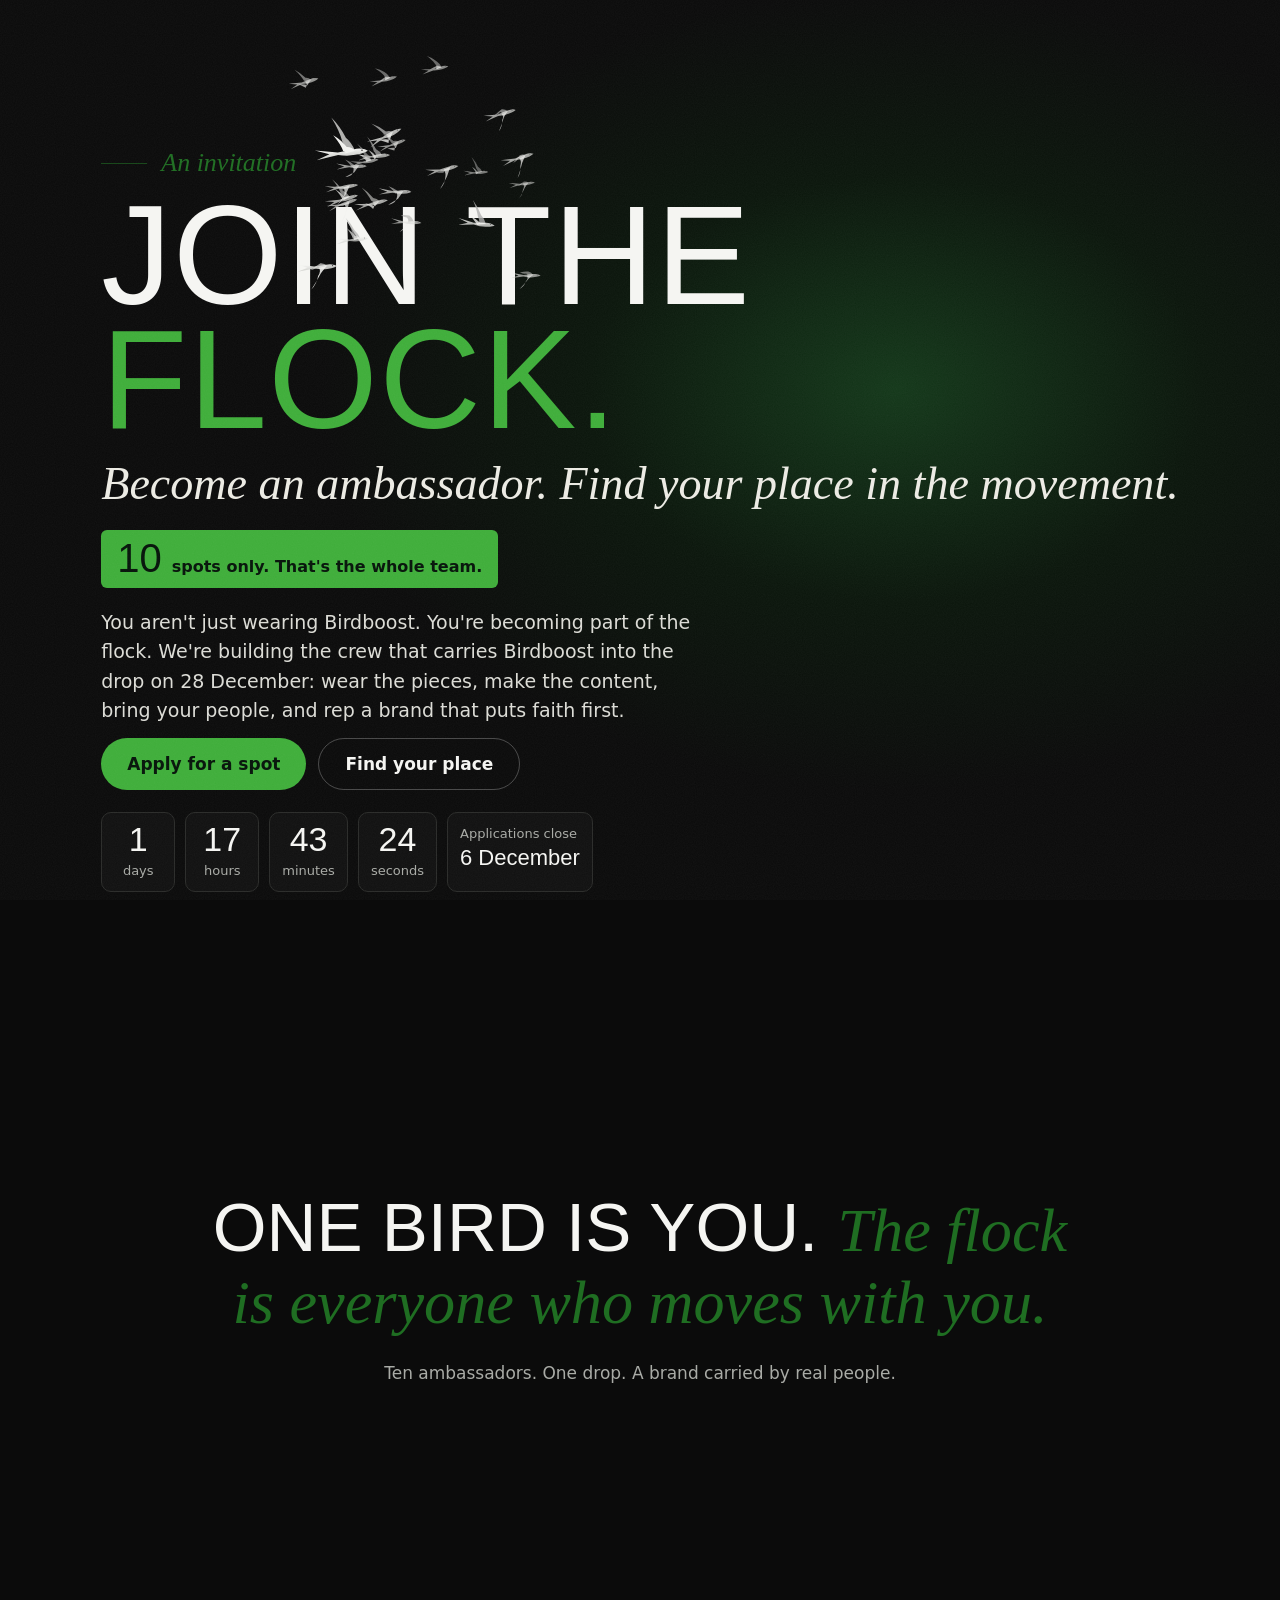
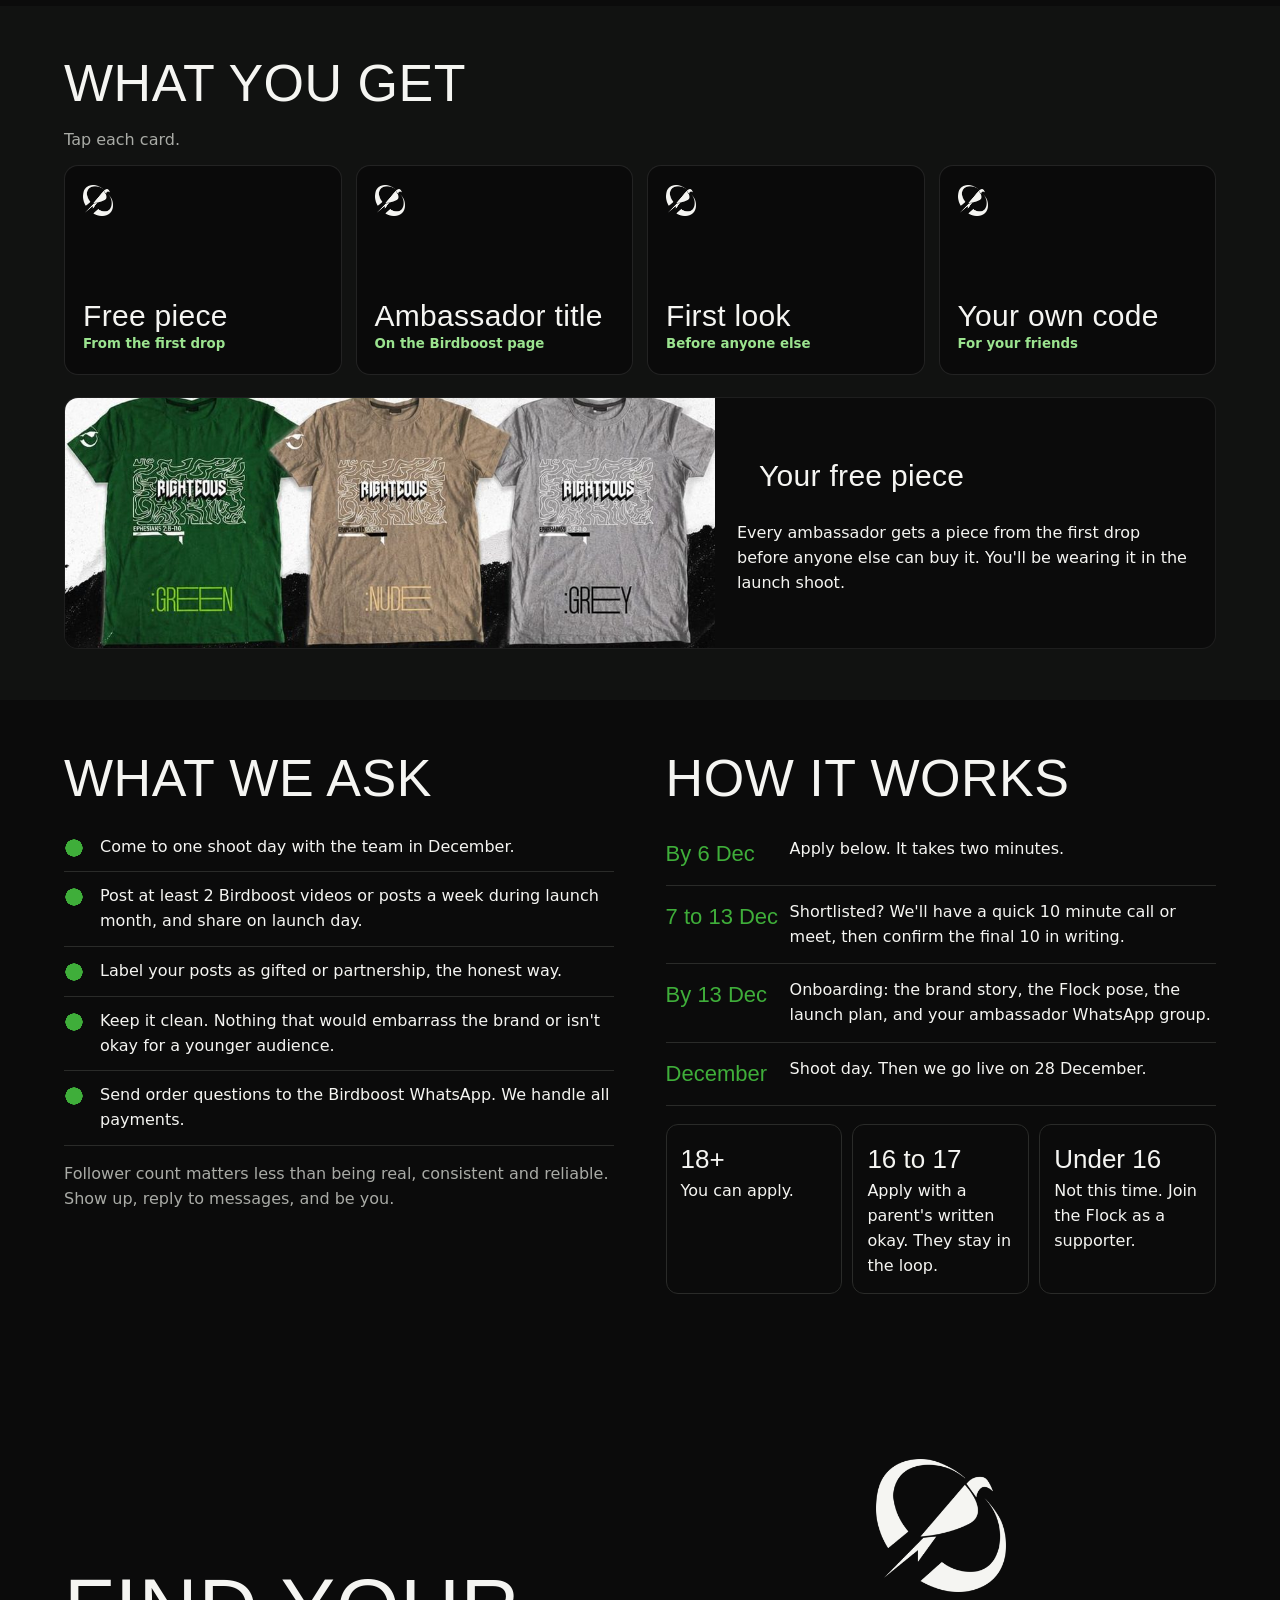
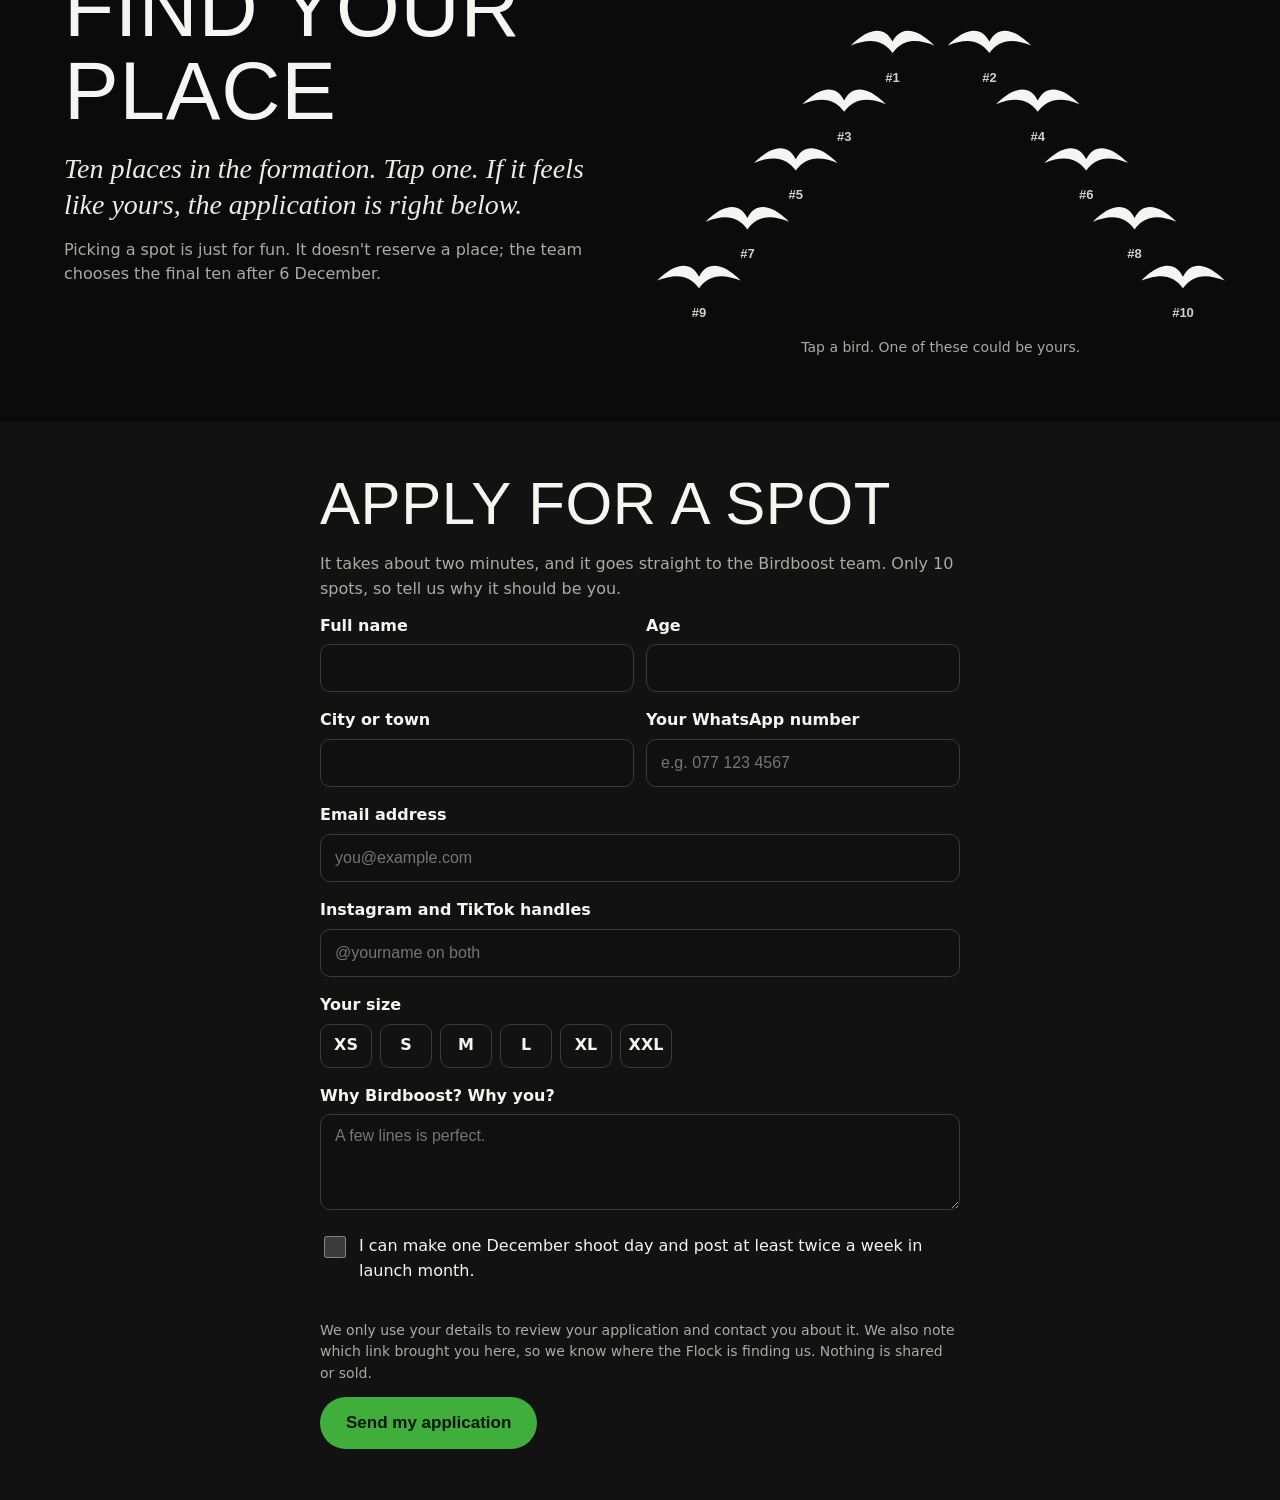
<file: _build/flock.html>
<!DOCTYPE html>
<html lang="en" data-root="../">
<head>
<meta charset="utf-8">
<meta name="viewport" content="width=device-width, initial-scale=1, viewport-fit=cover">
<title>Join the Flock · Become a Birdboost ambassador</title>
<meta name="description" content="Ten places in the first Birdboost flock. Become an ambassador: free piece, first look at new designs, your own code. Applications close 6 December.">
<meta name="theme-color" content="#0a0a0a">
<meta property="og:title" content="Join the Flock · Birdboost">
<meta property="og:description" content="Only 10 ambassador spots. Applications close 6 December.">
<meta property="og:image" content="../tees.jpg">
<link rel="icon" href="../assets/logo.png">
<!--HEAD-->
<link rel="stylesheet" href="../assets/bb.css">
<style>
/* VOICE: loud streetwear drop poster, warm faith-centred welcome underneath.
   IDEA: a flock flying in V formation with exactly 10 places in it.
   PICTURE: 10 birds in a V behind the logo; tap a bird to claim it, it becomes "your spot".
   COLOUR and TYPE: black ground, white type, Birdboost green accent. Anton headlines, Inter body.
   LAYOUT: poster hero with countdown, then perks, commitments, steps, and a one-column application. */
:root{--lg:url([data-uri]);color-scheme:light dark;--bg:#0b0b0b;--ink:#f5f5f2;--mute:#a9aba6;--g:#3fae3a;--g2:#1f6e22;--card:#161716;--line:#2a2b29;--paper:light-dark(#f4f4f0,#121312);--pink:light-dark(#111,#f5f5f2)}
:root[data-theme=light]{color-scheme:light}:root[data-theme=dark]{color-scheme:dark}
*{box-sizing:border-box;min-width:0}
body{margin:0;background:var(--bg);color:var(--ink);font:16px/1.55 Inter,system-ui,sans-serif;overflow-x:clip}
.band{padding:clamp(28px,4vw,64px) max(5vw,16px)}
.wrap{max-width:1240px;margin:0 auto}
h1,h2,.big{font-family:Anton,Impact,'Arial Narrow',sans-serif;font-weight:400;line-height:1.02;letter-spacing:.01em;text-wrap:balance;margin:0}
h1{font-size:clamp(52px,9vw,112px);text-transform:uppercase}
h1 .g{color:var(--g)}
h2{font-size:clamp(34px,5vw,52px);text-transform:uppercase;margin-bottom:18px}
p{margin:0 0 12px}
.logo{display:inline-block;width:46px;height:48px;background:currentColor;-webkit-mask:var(--lg) center/contain no-repeat;mask:var(--lg) center/contain no-repeat}
.nav .logo{width:30px;height:32px}
/* hero */
.hero{position:relative;background:radial-gradient(120% 90% at 80% 10%,#163d17 0,#0b0b0b 60%);border-bottom:6px solid var(--g)}
.hgrid{display:grid;grid-template-columns:minmax(0,1.05fr) minmax(0,1fr);gap:clamp(20px,4vw,56px);align-items:center;margin-top:28px}
.lead{font-size:19px;color:#dcdcd6;max-width:34em}
.ten{display:inline-flex;align-items:baseline;gap:10px;background:var(--g);color:#06140a;padding:8px 16px;border-radius:6px;margin:14px 0 20px;font-weight:800}
.ten b{font-family:Anton,Impact,sans-serif;font-weight:400;font-size:40px;line-height:1}
.cta{display:inline-flex;align-items:center;justify-content:center;min-height:52px;padding:0 26px;border-radius:999px;background:var(--ink);color:#0b0b0b;font-weight:800;text-decoration:none;border:0;font-size:17px;cursor:pointer}
.cta.g{background:var(--g);color:#06140a}
.cta:focus-visible,button:focus-visible,input:focus-visible,select:focus-visible,textarea:focus-visible,.bird:focus-visible{outline:3px solid #9be38f;outline-offset:3px}
.clock{display:flex;gap:10px;margin-top:22px;flex-wrap:wrap}
.clock div{background:#111;border:1px solid var(--line);border-radius:10px;padding:8px 12px;min-width:74px;text-align:center}
.clock b{display:block;font-family:Anton,Impact,sans-serif;font-weight:400;font-size:34px;line-height:1.1}
.clock span{font-size:13px;color:var(--mute)}
.fig{position:relative;min-height:420px}
.fig svg{position:absolute;inset:0;width:100%;height:100%;overflow:visible}
.bird{cursor:pointer;transition:transform .25s}
.bird:hover .bb{fill:var(--g)}
.bird.mine .bb{fill:var(--g)}
.lbl{font:600 13px Inter,sans-serif;fill:#cfd0cb}
.note{font-size:14px;color:var(--mute);margin-top:22px;text-align:center}
@media (prefers-reduced-motion:no-preference){.flap{animation:bob 3.2s ease-in-out infinite}@keyframes bob{50%{transform:translateY(-6px)}}}
/* perks */
.light{background:var(--paper);color:var(--pink)}
.light .mute{color:light-dark(#555,#a9aba6)}
.perks{display:grid;grid-template-columns:repeat(4,minmax(0,1fr));gap:14px;margin-top:10px}
.perk{perspective:900px;height:210px;border:0;background:none;padding:0;cursor:pointer;font:inherit;color:inherit;text-align:left}
.pi{position:relative;width:100%;height:100%;transition:transform .5s;transform-style:preserve-3d}
.perk.on .pi{transform:rotateY(180deg)}
.face{position:absolute;inset:0;backface-visibility:hidden;border-radius:14px;padding:18px;display:flex;flex-direction:column;justify-content:space-between}
.front{background:#0b0b0b;color:#f5f5f2}
.front .big{font-size:30px}
.front small{color:#9be38f;font-weight:600}
.back{background:var(--g);color:#06140a;transform:rotateY(180deg);font-size:16px}
.tees{margin-top:22px;border-radius:14px;overflow:hidden;display:grid;grid-template-columns:minmax(0,1.3fr) minmax(0,1fr);background:#0b0b0b;color:#f5f5f2}
.tees img{width:100%;height:100%;object-fit:cover;display:block}
.tees div{padding:22px;align-self:center}
/* commit + steps */
.two{display:grid;grid-template-columns:minmax(0,1fr) minmax(0,1fr);gap:clamp(20px,4vw,56px)}
ul.ck{list-style:none;padding:0;margin:0}
ul.ck li{padding:12px 0 12px 36px;border-bottom:1px solid var(--line);position:relative}
ul.ck li::before{content:"";position:absolute;left:0;top:15px;width:20px;height:20px;border-radius:50%;background:var(--g);-webkit-mask:radial-gradient(circle,#000 60%,transparent 62%)}
.steps{display:grid;gap:0}
.step{display:grid;grid-template-columns:110px minmax(0,1fr);gap:14px;padding:14px 0;border-bottom:1px solid var(--line)}
.step b{font-family:Anton,Impact,sans-serif;font-weight:400;font-size:22px;color:var(--g);white-space:nowrap}
.ages{display:grid;grid-template-columns:repeat(3,minmax(0,1fr));gap:10px;margin-top:18px}
.ages div{border:1px solid var(--line);border-radius:12px;padding:14px}
.ages b{display:block;font-family:Anton,Impact,sans-serif;font-weight:400;font-size:26px}
/* form */
form{max-width:640px;margin:0 auto}
.fld{margin-bottom:16px}
label{display:block;font-weight:600;margin-bottom:6px}
input,select,textarea{width:100%;font:16px Inter,sans-serif;padding:12px 14px;min-height:48px;border-radius:10px;border:1px solid light-dark(#c9c9c2,#3a3b38);background:light-dark(#fff,#0f100f);color:inherit}
textarea{min-height:96px;resize:vertical}
.row{display:grid;grid-template-columns:minmax(0,1fr) minmax(0,1fr);gap:12px}
.sizes{display:flex;flex-wrap:wrap;gap:8px}
.sizes label{margin:0}
.sizes input{position:absolute;opacity:0;width:1px;height:1px}
.sizes span{display:inline-flex;align-items:center;justify-content:center;min-width:52px;min-height:44px;border-radius:10px;border:1px solid light-dark(#c9c9c2,#3a3b38);font-weight:600;cursor:pointer}
.sizes input:checked+span{background:var(--g);border-color:var(--g);color:#06140a}
.sizes input:focus-visible+span{outline:3px solid #9be38f;outline-offset:2px}
.parent{display:none;border-left:4px solid var(--g);padding:12px 0 2px 16px;margin-bottom:16px}
.parent.show{display:block}
.chk{display:flex;gap:10px;align-items:flex-start;font-weight:400}
.chk input{width:22px;height:22px;min-height:0;margin-top:2px;flex:none;accent-color:var(--g)}
.msg{border-radius:12px;padding:14px 16px;margin:10px 0 16px;display:none}
.msg.show{display:block}
.msg.no{background:light-dark(#fde9e7,#3a1614)}
.msg.ok{background:light-dark(#e3f5e1,#123614)}
.out{display:none;margin-top:18px}
.out.show{display:block}
.out pre{white-space:pre-wrap;background:light-dark(#fff,#0f100f);border:1px solid light-dark(#c9c9c2,#3a3b38);border-radius:10px;padding:14px;font:14px/1.5 Inter,sans-serif}
.btns{display:flex;gap:10px;flex-wrap:wrap;margin-top:12px}
.err{color:light-dark(#b3261e,#ff8a80);font-size:14px;min-height:20px;margin-top:4px}
footer{text-align:center;color:var(--mute);font-size:14px}
/* polish */
.topbar{display:flex;justify-content:space-between;align-items:center;gap:12px;flex-wrap:wrap}
.topbar .login{color:#cfd0cb;font-weight:600;font-size:14px;text-decoration:none;border:1px solid #2f5a2d;border-radius:999px;padding:8px 14px;min-height:40px;display:inline-flex;align-items:center}
.topbar .login:hover{color:#fff;border-color:var(--g)}
.topbar .login:focus-visible{outline:3px solid #9be38f;outline-offset:3px}
input[aria-invalid=true],textarea[aria-invalid=true]{border-color:light-dark(#b3261e,#ff8a80);box-shadow:0 0 0 1px light-dark(#b3261e,#ff8a80)}
.sizes[aria-invalid=true] span{border-color:light-dark(#b3261e,#ff8a80)}
.chk.bad{color:light-dark(#b3261e,#ff8a80)}
.err:not(:empty){background:light-dark(#fde9e7,#3a1614);border-radius:10px;padding:10px 14px;margin:6px 0 12px;font-weight:600}
.fhint{font-size:13px;color:light-dark(#555,#a9aba6);margin-top:5px;font-weight:400}
#sub[disabled]{opacity:.7;cursor:default}
.float{position:fixed;left:16px;right:16px;bottom:calc(14px + env(safe-area-inset-bottom));z-index:50;box-shadow:0 10px 30px #000a;transform:translateY(140%);transition:transform .3s;display:none}
.float.on{transform:none}
@media(max-width:860px){.float{display:flex}}
@media (prefers-reduced-motion:reduce){.float{transition:none}}
@media(max-width:860px){.hgrid,.two,.tees{grid-template-columns:minmax(0,1fr)}.perks{grid-template-columns:repeat(2,minmax(0,1fr))}.fig{min-height:340px}}
@media(max-width:520px){.perks{grid-template-columns:repeat(2,minmax(0,1fr));gap:10px}.perk{height:150px}.face{padding:14px}.front .big{font-size:21px}.back{font-size:13px;line-height:1.35}.back .big{font-size:19px!important}.sizes{display:grid;grid-template-columns:repeat(6,minmax(0,1fr));gap:6px}.sizes span{min-width:0;width:100%}.ages{grid-template-columns:minmax(0,1fr)}.row{grid-template-columns:minmax(0,1fr)}.step{grid-template-columns:minmax(0,1fr);gap:2px}.fig{min-height:280px}}
</style>
<style>
/* The ambassador page lives in the same night world as the rest of the site. */
:root{color-scheme:dark}
body{background:var(--bg);font-family:var(--sans)}
.band .wrap{padding:0}
.light{background:#111211;color:var(--ink)}
.light .mute{color:var(--mute)}
.front{background:#0a0a0a;border:1px solid #ffffff1a}
.tees{border:1px solid #ffffff14}
/* hero: the flock gathers */
.fhero{position:relative;min-height:100svh;display:grid;align-items:center;padding-top:150px;padding-bottom:80px;border-bottom:0;background:radial-gradient(60% 55% at 70% 40%,#14381a 0,#0b160c 40%,var(--bg) 75%);overflow:hidden}
.fhero .k{font:400 clamp(20px,2.2vw,26px)/1 var(--serif);font-style:italic;color:var(--g2);display:flex;gap:14px;align-items:center;margin-bottom:18px}
.fhero .k::before{content:"";width:46px;height:1px;background:currentColor;opacity:.6}
.fhero h1{font-size:clamp(64px,11vw,160px);line-height:.88;max-width:8em}
.fhero h1 .g{display:block}
.fhero .sub2{font:400 clamp(30px,3.6vw,48px)/1.05 var(--serif);font-style:italic;margin:18px 0 8px;color:#ecebe4}
.fhero .lead{max-width:32em}
.fhero .row2{display:flex;gap:12px;flex-wrap:wrap;align-items:center;margin-top:8px}
.fhero .cta.o{background:none;color:var(--ink);border:1px solid #ffffff40}
/* statement */
.statement{padding:clamp(120px,18vw,220px) max(5vw,16px);text-align:center}
.statement p{font:400 clamp(34px,5.4vw,76px)/1.04 var(--display);text-transform:uppercase;max-width:15em;margin:0 auto;text-wrap:balance}
.statement p .serif{color:var(--g2);font-size:.9em;line-height:1}
.statement small{display:block;margin-top:24px;color:var(--mute);font-size:17px}
/* find your place: the flock lands into the V */
.place{padding-top:clamp(90px,12vw,150px)}
.place .two{align-items:center}
.place h2{font-size:clamp(44px,6.4vw,86px)}
.invite{font:400 clamp(22px,2.2vw,28px)/1.3 var(--serif);font-style:italic;color:#ecebe4;max-width:24em}
#apply h2{font-size:clamp(40px,5vw,60px)}
/* personal: one bird returns */
.is-me [data-me-hide]{display:none!important}
html:not(.is-me) [data-me-show]{display:none!important}
.is-me .fhero h1{font-size:clamp(54px,8vw,120px);max-width:none}
.meback{border:1px solid #3fae3a66;background:#0f2410;border-radius:16px;padding:16px 18px;margin-bottom:22px}
.foot{text-align:left}
@media(max-width:860px){.fhero{padding-top:168px;min-height:0;padding-bottom:64px}}
</style>
</head>
<body class="grain" data-bird="flock" data-bird-delay="600">
<!--NAV-->

<main>
<section class="hero band fhero" data-flock-stage aria-labelledby="fh1">
  <div class="wrap">
    <div data-me-hide>
      <div class="k">An invitation</div>
      <h1 id="fh1">Join the <span class="g">Flock.</span></h1>
      <p class="sub2">Become an ambassador. Find your place in the movement.</p>
      <div class="ten"><b>10</b> spots only. That's the whole team.</div>
      <p class="lead">You aren't just wearing Birdboost. You're becoming part of the flock. We're building the crew that carries Birdboost into the drop on 28 December: wear the pieces, make the content, bring your people, and rep a brand that puts faith first.</p>
      <div class="row2"><a class="cta g" href="#apply">Apply for a spot</a><a class="cta o" href="#place">Find your place</a></div>
    </div>
    <div data-me-show>
      <div class="k">One bird returns</div>
      <h1 data-perch="0.55">Welcome back, <span class="g" data-me-name>friend</span></h1>
      <p class="sub2">The flock is the community. The single bird is you.</p>
      <p class="lead">You're already part of the Flock. Your tasks, events and store code are waiting in your dashboard.</p>
      <div class="row2"><a class="cta g" href="../portal/">Open your dashboard</a><a class="cta o" href="../nest/">Go to the Nest</a></div>
    </div>
    <div class="clock" id="clock" data-me-hide role="timer" aria-label="Time left to apply">
      <div><b id="cd">–</b><span>days</span></div>
      <div><b id="ch">–</b><span>hours</span></div>
      <div><b id="cm">–</b><span>minutes</span></div>
      <div><b id="cs">–</b><span>seconds</span></div>
      <div style="text-align:left;min-width:140px"><span>Applications close</span><b style="font-size:22px">6 December</b></div>
    </div>
  </div>
</section>

<section class="statement" data-flock-stage>
  <p class="rv">One bird is you. <span class="serif">The flock is everyone who moves with you.</span></p>
  <small class="rv d1">Ten ambassadors. One drop. A brand carried by real people.</small>
</section>

<section class="band light">
  <div class="wrap">
    <h2>What you get</h2>
    <p class="mute">Tap each card.</p>
    <div class="perks" id="perks"></div>
    <div class="tees">
      <img src="../tees.jpg" alt="The Righteous tee in green, nude and grey">
      <div><div class="big" style="font-size:30px">Your free piece</div><p style="margin-top:8px">Every ambassador gets a piece from the first drop before anyone else can buy it. You'll be wearing it in the launch shoot.</p></div>
    </div>
  </div>
</section>

<section class="band">
  <div class="wrap two">
    <div>
      <h2>What we ask</h2>
      <ul class="ck">
        <li>Come to one shoot day with the team in December.</li>
        <li>Post at least 2 Birdboost videos or posts a week during launch month, and share on launch day.</li>
        <li>Label your posts as gifted or partnership, the honest way.</li>
        <li>Keep it clean. Nothing that would embarrass the brand or isn't okay for a younger audience.</li>
        <li>Send order questions to the Birdboost WhatsApp. We handle all payments.</li>
      </ul>
      <p style="margin-top:16px;color:var(--mute)">Follower count matters less than being real, consistent and reliable. Show up, reply to messages, and be you.</p>
    </div>
    <div>
      <h2>How it works</h2>
      <div class="steps">
        <div class="step"><b>By 6 Dec</b><span>Apply below. It takes two minutes.</span></div>
        <div class="step"><b>7 to 13 Dec</b><span>Shortlisted? We'll have a quick 10 minute call or meet, then confirm the final 10 in writing.</span></div>
        <div class="step"><b>By 13 Dec</b><span>Onboarding: the brand story, the Flock pose, the launch plan, and your ambassador WhatsApp group.</span></div>
        <div class="step"><b>December</b><span>Shoot day. Then we go live on 28 December.</span></div>
      </div>
      <div class="ages">
        <div><b>18+</b>You can apply.</div>
        <div><b>16 to 17</b>Apply with a parent's written okay. They stay in the loop.</div>
        <div><b>Under 16</b>Not this time. Join the Flock as a supporter.</div>
      </div>
    </div>
  </div>
</section>

<section class="band place" id="place">
  <div class="wrap two">
    <div>
      <h2>Find your place</h2>
      <p class="invite">Ten places in the formation. Tap one. If it feels like yours, the application is right below.</p>
      <p class="mute" style="margin-top:14px">Picking a spot is just for fun. It doesn't reserve a place; the team chooses the final ten after 6 December.</p>
    </div>
    <div>
      <div class="fig" id="fig"><svg id="flock" role="img" aria-label="A V formation of 10 birds, one for each ambassador spot"></svg></div>
      <p class="note" id="flocknote">Tap a bird. One of these could be yours.</p>
    </div>
  </div>
</section>

<section class="band light" id="apply">
  <div class="wrap">
    <form id="f" name="ambassador" novalidate>
            <p hidden><label>Leave this empty <input name="_gotcha" tabindex="-1" autocomplete="off"></label></p>
      <input type="hidden" name="source" id="h_source"><input type="hidden" name="campaign" id="h_campaign"><input type="hidden" name="ref" id="h_ref"><input type="hidden" name="latest_source" id="h_latest"><input type="hidden" name="referrer" id="h_referrer"><input type="hidden" name="first_visit" id="h_first"><input type="hidden" name="visits" id="h_visits"><input type="hidden" name="device" id="h_device"><input type="hidden" name="spot_picked" id="h_spot">
      <div class="meback" data-me-show>You're already in the Flock. Know someone who should be? Send them this page.</div>
      <h2>Apply for a spot</h2>
      <p class="mute">It takes about two minutes, and it goes straight to the Birdboost team. Only 10 spots, so tell us why it should be you.</p>
      <div class="row">
        <div class="fld"><label for="name">Full name</label><input id="name" name="name" autocomplete="name" required></div>
        <div class="fld"><label for="age">Age</label><input id="age" name="age" type="number" inputmode="numeric" min="10" max="60" required></div>
      </div>
      <div class="msg no" id="young">Thank you for wanting to be part of this. Ambassadors need to be 16 or older, so this round isn't for you yet. Follow Birdboost and join the Flock as a supporter, we'd love to have you.</div>
      <div class="parent" id="parent">
        <p style="font-weight:600">You're 16 or 17, so a parent or guardian needs to say yes and stay in the loop.</p>
        <div class="row">
          <div class="fld"><label for="pname">Parent or guardian name</label><input id="pname" name="parent_name"></div>
          <div class="fld"><label for="pphone">Their phone number</label><input id="pphone" name="parent_phone" type="tel" inputmode="tel"></div>
        </div>
        <label class="chk"><input type="checkbox" id="pok" name="parent_ok" value="yes"> My parent or guardian knows I'm applying and is happy for Birdboost to contact them.</label>
      </div>
      <div class="row">
        <div class="fld"><label for="city">City or town</label><input id="city" name="city" required></div>
        <div class="fld"><label for="phone">Your WhatsApp number</label><input id="phone" name="whatsapp" type="tel" inputmode="tel" autocomplete="tel" required placeholder="e.g. 077 123 4567"></div>
      </div>
      <div class="fld"><label for="email">Email address</label><input id="email" name="email" type="email" inputmode="email" autocomplete="email" required placeholder="you@example.com"></div>
      <div class="fld"><label for="handles">Instagram and TikTok handles</label><input id="handles" name="handles" placeholder="@yourname on both" required></div>
      <div class="fld"><label>Your size</label><div class="sizes" id="sizes"><label><input type="radio" name="size" value="XS"><span>XS</span></label><label><input type="radio" name="size" value="S"><span>S</span></label><label><input type="radio" name="size" value="M"><span>M</span></label><label><input type="radio" name="size" value="L"><span>L</span></label><label><input type="radio" name="size" value="XL"><span>XL</span></label><label><input type="radio" name="size" value="XXL"><span>XXL</span></label></div></div>
      <div class="fld"><label for="why">Why Birdboost? Why you?</label><textarea id="why" name="why" required placeholder="A few lines is perfect."></textarea></div>
      <label class="chk fld"><input type="checkbox" id="agree" name="commitment" value="yes"> I can make one December shoot day and post at least twice a week in launch month.</label>
      <div class="err" id="err" role="alert"></div>
      <p class="mute" style="font-size:14px">We only use your details to review your application and contact you about it. We also note which link brought you here, so we know where the Flock is finding us. Nothing is shared or sold.</p>
      <button class="cta g" type="submit" id="sub">Send my application</button>
      <div class="out" id="out">
        <div class="msg ok show" id="okmsg"><b>Application received. Thank you!</b> We'll be in touch on WhatsApp after 6 December if you're shortlisted. Keep an eye on Birdboost in the meantime.</div>
        <div id="fallback" style="display:none">
          <div class="msg no show">We couldn't send your application just now. Please send it to us on WhatsApp instead, or try again in a minute.</div>
          <pre id="txt"></pre>
          <div class="btns">
            <a class="cta g" id="wa" href="#" target="_blank" rel="noopener">Send on WhatsApp</a>
            <button class="cta" type="button" id="copy" style="background:#0b0b0b;color:#f5f5f2">Copy application</button>
          </div>
        </div>
      </div>
    </form>
  </div>
</section>
</main>

<a class="cta g float" id="float" href="#apply" aria-hidden="true" tabindex="-1">Apply for a spot</a>

<!--FOOT-->

<script src="../portal/config.js"></script>
<script src="../assets/site.js"></script>
<script>
{
const DEADLINE = Date.parse('2026-12-06T23:59:00+02:00');
const WA = '263713875931';
/* Paste your Formspree form ID here (the part after formspree.io/f/) */
const FORM_ID = 'mdegjvad';
const perks = [
  ['Free piece','From the first drop','A Birdboost piece from the first drop, yours to keep and wear in the launch shoot.'],
  ['Ambassador title','On the Birdboost page','You get the official Ambassador title and a feature on Birdboost\'s page.'],
  ['First look','Before anyone else','See new designs before they drop and help shape what comes next.'],
  ['Your own code','For your friends','A personal discount code to share with your people.']
];
const $ = id => document.getElementById(id);

/* Where did they come from? First-party only: stored in this browser, sent only with the application. */
const track = (() => {
  const q = new URLSearchParams(location.search);
  const clean = s => (s||'').toString().slice(0,80).replace(/[^\w\-. @]/g,'');
  /* Came through the home page's forward? Use the referrer it saw. */
  let ref = '', R = document.referrer; try { const k = sessionStorage.getItem('bb-ref'); if (k !== null) { R = k; sessionStorage.removeItem('bb-ref'); } } catch(e){}
  try { ref = R ? new URL(R).hostname : ''; } catch(e){}
  const guess = h => /instagram/.test(h)?'instagram':/tiktok/.test(h)?'tiktok':/facebook|fb\./.test(h)?'facebook':/whatsapp|wa\.me/.test(h)?'whatsapp':/google/.test(h)?'google':h||'direct';
  const now = {
    source: clean(q.get('src')||q.get('utm_source')) || guess(ref),
    campaign: clean(q.get('utm_campaign')||q.get('c')),
    ref: clean(q.get('ref')),
    referrer: ref
  };
  let t = null;
  try { t = JSON.parse(localStorage.getItem('bb-src')||'null'); } catch(e){}
  if (!t) t = { ...now, first: new Date().toISOString(), visits: 0 };
  t.visits = (t.visits||0) + 1;
  t.latest = now.source;
  if (!t.ref && now.ref) t.ref = now.ref;
  try { localStorage.setItem('bb-src', JSON.stringify(t)); } catch(e){}
  return t;
})();
$('h_source').value = track.source; $('h_campaign').value = track.campaign||''; $('h_ref').value = track.ref||'';
$('h_latest').value = track.latest; $('h_referrer').value = track.referrer||''; $('h_first').value = track.first;
$('h_visits').value = track.visits; $('h_device').value = matchMedia('(max-width:820px)').matches ? 'mobile' : 'desktop';

$('perks').innerHTML = perks.map((p,i)=>`<button class="perk" type="button" aria-pressed="false" aria-label="${p[0]}: ${p[2]}"><div class="pi"><div class="face front"><span class="logo" style="width:30px;height:32px"></span><div><div class="big">${p[0]}</div><small>${p[1]}</small></div></div><div class="face back"><div class="big" style="font-size:26px">${p[0]}</div><span>${p[2]}</span></div></div></button>`).join('');
$('perks').addEventListener('click', e => { const b = e.target.closest('.perk'); if (!b) return; b.classList.toggle('on'); b.setAttribute('aria-pressed', b.classList.contains('on')); });


const tick = () => {
  let ms = Math.max(0, DEADLINE - Date.now());
  const d = Math.floor(ms/864e5), h = Math.floor(ms%864e5/36e5), m = Math.floor(ms%36e5/6e4), s = Math.floor(ms%6e4/1e3);
  $('cd').textContent = d; $('ch').textContent = h; $('cm').textContent = m; $('cs').textContent = String(s).padStart(2,'0');
  if (!ms) { clearInterval(clk); } if (!ms) $('clock').innerHTML = '<div style="text-align:left"><b style="font-size:22px">Applications have closed</b><span>Thank you, Flock. Watch for the launch on 28 December.</span></div>';
};
const clk = setInterval(tick, 1000); tick();

/* V formation of 10 birds; the lead bird is the logo */
const svg = $('flock');
let mine = -1;
const BIRD = 'M-22 4 C-12 -6 -4 -6 0 2 C4 -6 12 -6 22 4 C12 0 5 1 0 8 C-5 1 -12 0 -22 4Z';
const draw = () => {
  const W = svg.clientWidth, H = svg.clientHeight; if (!W) return;
  const sc = Math.min(W/520, H/420) * 1.9;
  const cx = W/2, top = H*0.2;
  const pos = [];
  for (let i=1;i<=5;i++){ pos.push([cx - i*W*0.088, top + i*H*0.14]); pos.push([cx + i*W*0.088, top + i*H*0.14]); }
  pos.sort((a,b)=>a[1]-b[1]||a[0]-b[0]);
  const lead = 70*sc;
  let s = `<g class="flap"><foreignObject x="${cx-lead/2}" y="${top-lead*0.9}" width="${lead}" height="${lead}"><div xmlns="http://www.w3.org/1999/xhtml" class="logo" style="width:100%;height:100%;color:#f5f5f2"></div></foreignObject></g>`;
  s += pos.map((p,i)=>{
    const k = (i===mine)?1.3:1;
    return `<g class="bird${i===mine?' mine':''}" tabindex="0" role="button" data-i="${i}" aria-label="Spot ${i+1} of 10${i===mine?', yours':''}" transform="translate(${p[0]} ${p[1]})">
      <g class="flap" style="animation-delay:${(i*0.23).toFixed(2)}s"><g transform="scale(${(sc*k).toFixed(2)})"><circle r="30" fill="transparent"/><path class="bb" d="${BIRD}" fill="#f5f5f2"/></g></g>
      <text class="lbl" text-anchor="middle" y="${(16*sc+14).toFixed(0)}">${i===mine?'You?':'#'+(i+1)}</text></g>`;
  }).join('');
  svg.innerHTML = s;
};
const ro = new ResizeObserver(draw); ro.observe($('fig'));
const pick = el => {
  const g = el.closest('.bird'); if (!g) return;
  mine = +g.dataset.i; draw(); $('h_spot').value = mine+1;
  $('flocknote').textContent = `Spot #${mine+1} has your name on it. Apply before 6 December to claim a place.`;
  const nb = svg.querySelector(`[data-i="${mine}"]`); if (nb) nb.focus();
};
svg.addEventListener('click', e => pick(e.target));
svg.addEventListener('keydown', e => { if (e.key==='Enter'||e.key===' ') { e.preventDefault(); pick(e.target); } });

/* form */
const ageState = () => {
  const a = parseInt($('age').value,10);
  $('young').classList.toggle('show', a>0 && a<16);
  $('parent').classList.toggle('show', a===16 || a===17);
  return a;
};
$('age').addEventListener('input', ageState);

const fields = ['name','age','city','phone','email','handles','why','pname','pphone'];
try { const saved = JSON.parse(localStorage.getItem('bb-amb')||'{}'); fields.forEach(k=>{ if(saved[k]) $(k).value = saved[k]; }); ageState(); } catch(e){}
$('f').addEventListener('input', () => { try { const o={}; fields.forEach(k=>o[k]=$(k).value); localStorage.setItem('bb-amb', JSON.stringify(o)); } catch(e){} });

/* Show which fields need attention, and take the person to the first one. */
const clearMarks = () => { document.querySelectorAll('[aria-invalid=true]').forEach(el=>el.removeAttribute('aria-invalid')); document.querySelectorAll('.chk.bad').forEach(el=>el.classList.remove('bad')); };
const mark = ids => {
  ids.forEach(k => { const el = $(k); if (!el) return; if (el.type === 'checkbox') el.closest('.chk').classList.add('bad'); else el.setAttribute('aria-invalid','true'); });
  const first = $(ids[0]); if (!first) return;
  const target = first.id === 'sizes' ? first.querySelector('input') : first;
  target.focus({preventScroll:true}); (first.closest('.fld')||first).scrollIntoView({behavior:'smooth', block:'center'});
};
$('f').addEventListener('input', e => { const el = e.target; if (el.getAttribute('aria-invalid')) el.removeAttribute('aria-invalid'); if (el.name==='size') $('sizes').removeAttribute('aria-invalid'); if (el.type==='checkbox') el.closest('.chk')?.classList.remove('bad'); });
$('f').addEventListener('change', e => { if (e.target.name==='size') $('sizes').removeAttribute('aria-invalid'); });

/* Floating "Apply" button on phones: shows after the hero, hides once the form is on screen. */
if ('IntersectionObserver' in window) {
  let pastHero = false, formSeen = false;
  const fl = $('float'), upd = () => fl.classList.toggle('on', pastHero && !formSeen && Date.now() < DEADLINE);
  new IntersectionObserver(([en]) => { pastHero = !en.isIntersecting; upd(); }).observe(document.querySelector('.hero .cta'));
  new IntersectionObserver(([en]) => { formSeen = en.isIntersecting; upd(); }, {rootMargin:'0px 0px -30% 0px'}).observe($('apply'));
}

$('f').addEventListener('submit', e => {
  e.preventDefault();
  const a = ageState(), err = $('err'); err.textContent = '';
  clearMarks();
  const v = k => $(k).value.trim();
  const size = (document.querySelector('input[name=size]:checked')||{}).value || '';
  const miss = [['name','your name'],['age','your age'],['city','your city'],['phone','your WhatsApp number'],['email','your email address'],['handles','your handles'],['why','why Birdboost']].filter(([k])=>!v(k)).map(x=>x[1]);
  if (!size) miss.push('your size');
  const missIds = ['name','age','city','phone','email','handles','why'].filter(k=>!v(k));
  if (!size) missIds.push('sizes');
  if (!miss.length && !/^[^\s@]+@[^\s@]+\.[^\s@]{2,}$/.test(v('email'))) { err.textContent = 'Please check your email address. It should look like name@example.com.'; mark(['email']); return; }
  if (miss.length) { err.textContent = 'Please add ' + (miss.length > 1 ? miss.slice(0,-1).join(', ') + ' and ' + miss[miss.length-1] : miss[0]) + '.'; mark(missIds); return; }
  if (a < 16) { err.textContent = 'Ambassadors need to be 16 or older for this round.'; $('young').scrollIntoView({block:'center'}); return; }
  if (a < 18 && (!v('pname') || !v('pphone') || !$('pok').checked)) { err.textContent = 'Please add your parent or guardian\'s name and number, and tick that they\'re happy for you to apply.'; mark(['pname','pphone','pok'].filter(k=>k==='pok'?!$('pok').checked:!v(k))); return; }
  if (!$('agree').checked) { err.textContent = 'Please tick that you can make the shoot day and post twice a week.'; mark(['agree']); return; }
  const lines = [
    'BIRDBOOST AMBASSADOR APPLICATION',
    'Name: ' + v('name'), 'Age: ' + a, 'City: ' + v('city'), 'WhatsApp: ' + v('phone'), 'Email: ' + v('email'),
    'Handles: ' + v('handles'), 'Size: ' + size
  ];
  if (a < 18) lines.push('Parent or guardian: ' + v('pname') + ', ' + v('pphone') + ' (knows I am applying)');
  lines.push('Why Birdboost: ' + v('why'), 'I can make one December shoot day and post twice a week in launch month.');
  const t = lines.join('\n');
  $('txt').textContent = t;
  $('wa').href = 'https://wa.me/' + WA + '?text=' + encodeURIComponent(t);
  const btn = $('sub'); btn.disabled = true; btn.textContent = 'Sending...';
  const data = {}; new FormData($('f')).forEach((val,k) => { data[k] = val; });
  data._subject = 'New Flock application: ' + v('name') + ' (' + a + ', ' + v('city') + ')';
  // also save it in the admin page's Applications list (when the database update is done); the email above stays the main copy
  try { const C = window.BB_CONFIG || {}; if (C.SUPABASE_URL && !/PASTE/.test(C.SUPABASE_URL)) { const d = Object.assign({}, data); delete d._gotcha; delete d._subject;
    fetch(C.SUPABASE_URL + '/rest/v1/rpc/public_apply', { method: 'POST', headers: { apikey: C.SUPABASE_ANON_KEY, Authorization: 'Bearer ' + C.SUPABASE_ANON_KEY, 'Content-Type': 'application/json' }, body: JSON.stringify({ p: d }) }).catch(() => {}); } } catch (e) {}
  fetch('https://formspree.io/f/' + FORM_ID, { method:'POST', headers:{'Content-Type':'application/json','Accept':'application/json'}, body:JSON.stringify(data) })
    .then(r => { if (!r.ok) throw new Error(r.status);
      $('okmsg').style.display = ''; $('fallback').style.display = 'none';
      btn.textContent = 'Application sent';
      try { localStorage.removeItem('bb-amb'); } catch(e){}
    })
    .catch(() => { $('okmsg').style.display = 'none'; $('fallback').style.display = ''; btn.disabled = false; btn.textContent = 'Try again'; })
    .finally(() => { $('out').classList.add('show'); $('out').scrollIntoView({behavior:'smooth', block:'start'}); });
});
$('copy').addEventListener('click', async () => {
  try { await navigator.clipboard.writeText($('txt').textContent); $('copy').textContent = 'Copied'; }
  catch(e) { $('copy').textContent = 'Select the text above to copy'; }
  setTimeout(()=>{ $('copy').textContent = 'Copy application'; }, 2500);
});
}
</script>
<script src="../assets/bird.js"></script>
</body>
</html>
</file>
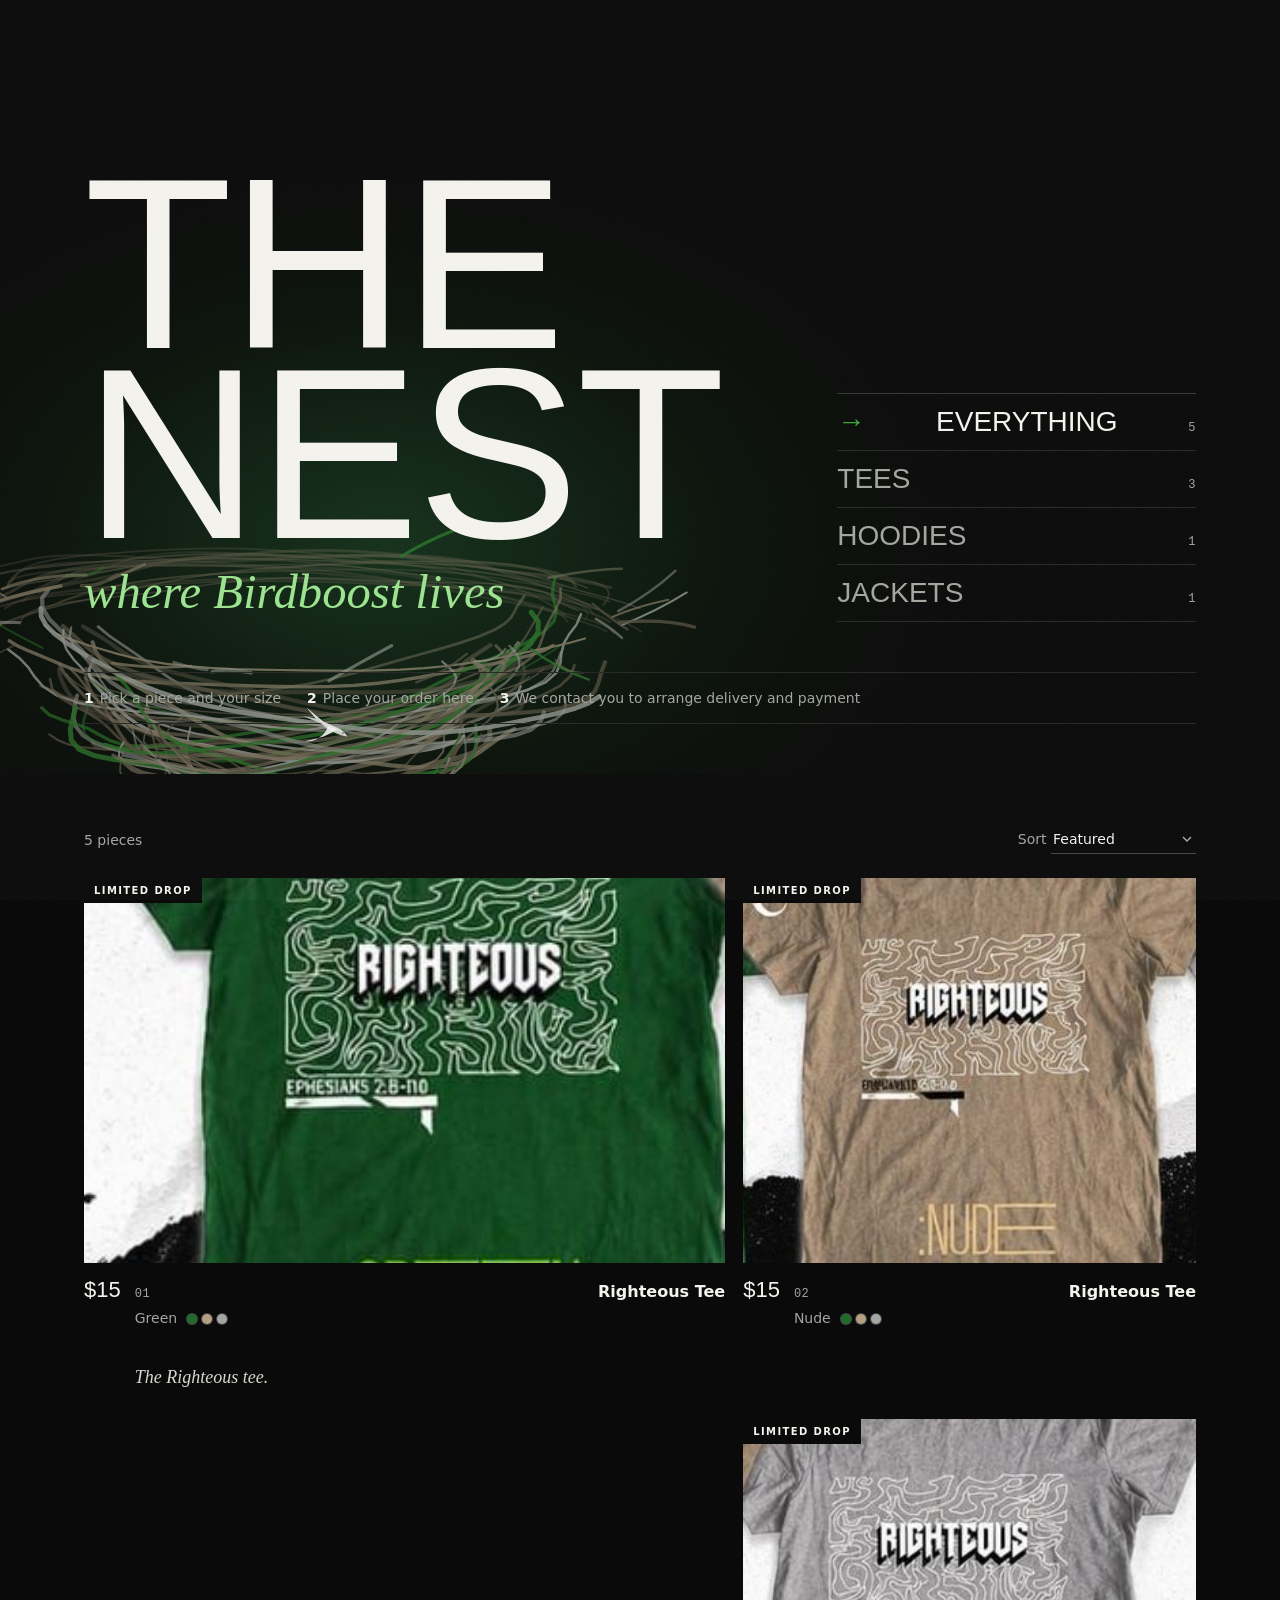
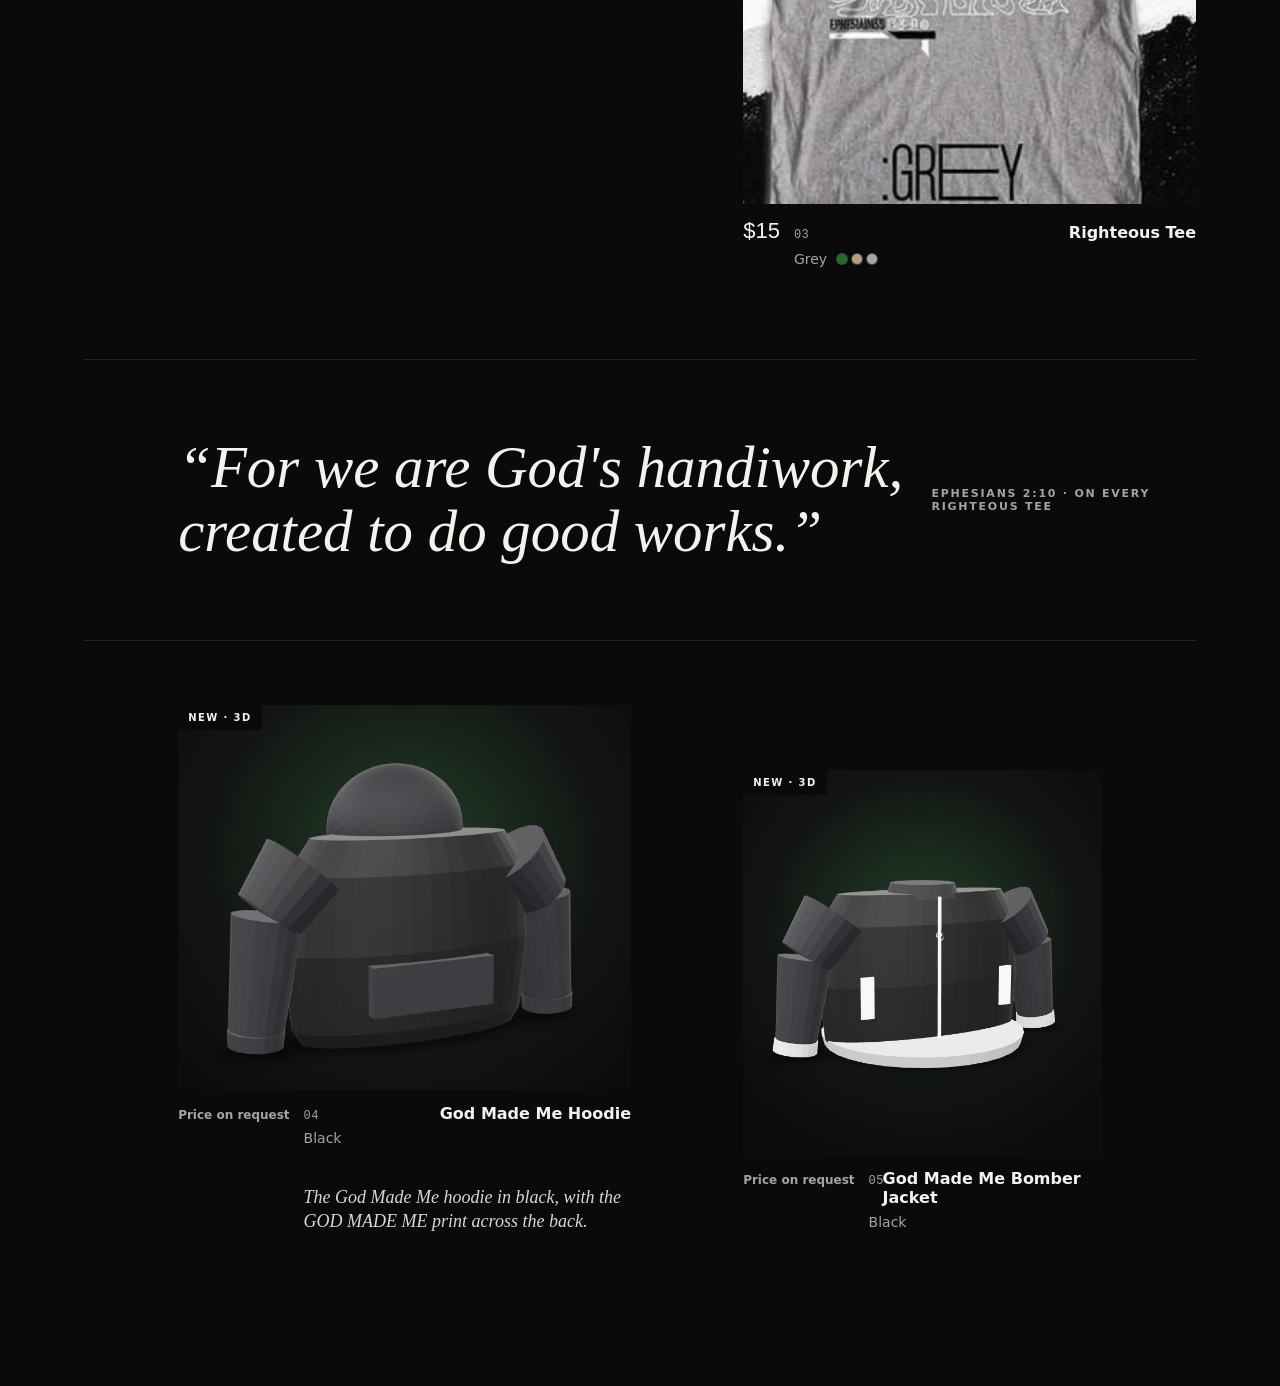
<file: _build/nest.html>
<!DOCTYPE html>
<html lang="en" data-root="../">
<head>
<meta charset="utf-8">
<meta name="viewport" content="width=device-width, initial-scale=1, viewport-fit=cover">
<title>The Nest · Birdboost</title>
<meta name="description" content="The Nest is where Birdboost lives. Every piece up close: the details, the fit, and the people wearing it.">
<meta name="theme-color" content="#0a0a0a">
<meta property="og:title" content="The Nest · Birdboost">
<meta property="og:image" content="../tees.jpg">
<link rel="icon" href="../assets/logo.png">
<script>
/* Old links to a piece (nest/#righteous-green) now open its own page. */
(function(){var h=location.hash.slice(1);if(h&&h!=='cart'&&h!=='shop'&&/^[a-z0-9-]+$/i.test(h))location.replace('piece/?id='+encodeURIComponent(h)+(location.search?'&'+location.search.slice(1):''));})();
</script>
<!--HEAD-->
<link rel="stylesheet" href="../assets/bb.css">
<link rel="stylesheet" href="../assets/shop.css">
<style>
/* ---------- arrival ---------- */
.arrive{position:relative;padding:clamp(110px,14vw,170px) 0 clamp(30px,4vw,50px);overflow:hidden;isolation:isolate}
.arrive::before{content:"";position:absolute;inset:0;z-index:-2;background:radial-gradient(55% 60% at 30% 70%,#14301a 0,#0a110a 50%,var(--bg) 80%)}
.arrive .grid{display:grid;grid-template-columns:repeat(12,minmax(0,1fr));gap:18px;align-items:end}
.arrive h1{grid-column:1/9;font:400 clamp(100px,19vw,300px)/.78 var(--display);text-transform:uppercase;letter-spacing:-.01em;position:relative}
.arrive h1 .serif{display:block;font-size:.2em;line-height:1.2;color:var(--g2);letter-spacing:0;margin-top:14px}
.arrive .nestbg{position:absolute;z-index:-1;left:-6%;bottom:-14%;width:min(760px,90vw);opacity:.55;pointer-events:none}
.arrive .nestbg svg{width:100%;height:auto;overflow:visible}
.arrive .rim{position:absolute;left:34%;right:34%;top:31%;height:2px}
.inside{grid-column:9/13;border-top:1px solid #ffffff2e}
.inside button{display:flex;justify-content:space-between;align-items:baseline;width:100%;padding:14px 0;border:0;border-bottom:1px solid #ffffff1f;background:none;color:var(--mute);font:400 28px/1 var(--display);text-transform:uppercase;cursor:pointer;text-align:left;transition:color .25s,padding .35s var(--ease)}
.inside button:hover{color:var(--ink);padding-left:6px}
.inside button[aria-pressed=true]{color:var(--ink)}
.inside button[aria-pressed=true]::before{content:"→ ";color:var(--g)}
.inside .idx{font-size:12px}
.how{display:flex;gap:6px 26px;flex-wrap:wrap;margin:clamp(30px,4vw,50px) 0 0;padding:14px 0;border-top:1px solid var(--line);border-bottom:1px solid var(--line);list-style:none;font-size:14px;color:var(--mute)}
.how li b{color:var(--ink);font-weight:600;margin-right:6px}
.mybar{display:flex;align-items:center;gap:10px 16px;flex-wrap:wrap;margin-top:18px;padding:14px 0;border-bottom:1px solid #3fae3a55;font-size:14px}
.mybar code{font:800 16px ui-monospace,Menlo,Consolas,monospace;letter-spacing:.06em;color:var(--g2)}

/* ---------- the floor: an editorial grid, not a wall of identical cards ---------- */
.floor{padding:clamp(30px,4vw,60px) 0 clamp(80px,10vw,140px)}
.floorbar{display:flex;justify-content:space-between;align-items:center;gap:12px;margin-bottom:24px;font-size:14px;color:var(--mute)}
.floorbar select{background:none;border:0;border-bottom:1px solid #ffffff40;color:var(--ink);font:14px var(--sans);padding:6px 22px 6px 2px;appearance:none;background:url("data:image/svg+xml,%3Csvg xmlns='http://www.w3.org/2000/svg' width='10' height='6'%3E%3Cpath d='M1 1l4 4 4-4' fill='none' stroke='%23aaa' stroke-width='1.4'/%3E%3C/svg%3E") no-repeat right 4px center;cursor:pointer}
.floorbar option{background:#111}
.lay{display:grid;grid-template-columns:repeat(12,minmax(0,1fr));gap:clamp(40px,5vw,70px) 18px}
.pc{text-decoration:none;color:inherit;display:block;position:relative}
.pc .ph{position:relative;overflow:hidden;background:#111}
.pc img{width:100%;aspect-ratio:333/385;object-fit:cover;transition:transform 1.3s var(--ease),opacity .6s var(--ease)}
.pc .alt{position:absolute;inset:0;height:100%;opacity:0}
@media(hover:hover){.pc:hover img{transform:scale(1.035)}.pc:hover .alt{opacity:1}}
.pc .badge{position:absolute;left:0;top:0;background:var(--bg);color:var(--ink);font:600 10px var(--sans);letter-spacing:.14em;text-transform:uppercase;padding:7px 10px}
.pc .meta{display:grid;grid-template-columns:auto minmax(0,1fr) auto;gap:4px 14px;align-items:baseline;margin-top:14px}
.pc h3{font:600 16px var(--sans)}
.pc .col{grid-column:2;color:var(--mute);font-size:14px;display:flex;gap:10px;align-items:center}
.pc .dots{display:inline-flex;gap:5px}
.pc .dots i{width:10px;height:10px;border-radius:50%;box-shadow:0 0 0 1px #ffffff40}
.pc .pr{font:400 22px var(--display);grid-row:1}
.pc .pr.soft{font:600 12px var(--sans);color:var(--mute)}
.pc .go{grid-column:2/4;font-size:13px;color:var(--mute);opacity:0;transform:translateY(-4px);transition:.4s var(--ease)}
.pc:hover .go,.pc:focus-visible .go{opacity:1;transform:none}
/* the rhythm: big, then two, then wide, then three */
.pc.s-hero{grid-column:1/8;grid-row:span 2}
.pc.s-hero img{aspect-ratio:4/5}
.pc.s-side{grid-column:8/13}
.pc.s-side img{aspect-ratio:5/4}
.pc.s-half{grid-column:span 6}
.pc.s-third{grid-column:span 4}
.pc.s-off{grid-column:2/7}
.pc.s-off2{grid-column:8/12;margin-top:18%}
.pc .story{grid-column:2/4;font:400 18px/1.35 var(--serif);font-style:italic;color:#d8d8d0;margin-top:6px;max-width:28em}
.interlude{grid-column:1/-1;display:grid;grid-template-columns:repeat(12,minmax(0,1fr));gap:18px;align-items:center;padding:clamp(40px,6vw,80px) 0;border-top:1px solid var(--line);border-bottom:1px solid var(--line)}
.interlude q{grid-column:2/10;font:400 clamp(34px,4.6vw,68px)/1.08 var(--serif);font-style:italic;quotes:none}
.interlude cite{grid-column:10/13;font:600 11px var(--sans);letter-spacing:.16em;text-transform:uppercase;font-style:normal;color:var(--mute)}
.empty{grid-column:1/-1;border-top:1px solid var(--line);padding:40px 0;color:var(--mute)}
.seenhere{padding:clamp(60px,8vw,110px) 0;border-top:1px solid var(--line)}
.seenhere .secthead h2{font-size:clamp(40px,5.5vw,80px)}

@media(max-width:900px){
  .arrive{padding-top:96px}
  .arrive h1{grid-column:1/-1;font-size:clamp(88px,27vw,160px)}
  .inside{grid-column:1/-1;margin-top:26px;display:flex;overflow-x:auto;gap:0;border-top:0;scrollbar-width:none}
  .inside::-webkit-scrollbar{display:none}
  .inside button{width:auto;flex:none;padding:10px 16px 10px 0;margin-right:16px;font-size:24px;border-bottom:0;gap:8px}
  .inside button[aria-pressed=true]{border-bottom:2px solid var(--g)}
  .inside button[aria-pressed=true]::before{content:""}
  .how{flex-direction:column}
  .lay{grid-template-columns:repeat(2,minmax(0,1fr));gap:36px 10px}
  .pc.s-hero,.pc.s-side,.pc.s-off,.pc.s-off2{grid-column:1/-1;grid-row:auto;margin-top:0}
  .pc.s-side img{aspect-ratio:333/385}
  .pc.s-half,.pc.s-third{grid-column:span 1}
  .pc.s-half h3,.pc.s-third h3{font-size:14px}
  .pc.s-half .meta,.pc.s-third .meta{grid-template-columns:minmax(0,1fr) auto}
  .pc.s-half .idx,.pc.s-third .idx{display:none}
  .pc.s-half .col,.pc.s-third .col{grid-column:1/-1}
  .pc .go{display:none}
  .pc .story{grid-column:1/-1}
  .interlude q,.interlude cite{grid-column:1/-1}
}
</style>
</head>
<body class="grain" data-bird="solo" data-bird-delay="700">
<!--NAV-->

<main>
<section class="arrive" aria-labelledby="h1">
  <div class="wrap">
    <div class="grid">
      <h1 id="h1">The Nest<span class="serif">where Birdboost lives</span></h1>
      <nav class="inside" id="inside" aria-label="What's inside"></nav>
    </div>
    <ol class="how" aria-label="How ordering works"><li><b>1</b>Pick a piece and your size</li><li><b>2</b>Place your order here</li><li><b>3</b>We contact you to arrange delivery and payment</li></ol>
    <div class="mybar" id="mybar" hidden></div>
  </div>
  <div class="nestbg" aria-hidden="true" data-draw><svg data-nest></svg><span class="rim" data-perch="0.5" data-perch-scale="0.9"></span></div>
</section>

<section class="floor" id="shop" aria-label="The pieces">
  <div class="wrap">
    <div class="floorbar"><span id="count" aria-live="polite"></span><label>Sort <select id="sort"><option value="feat">Featured</option><option value="lo">Price, low to high</option><option value="hi">Price, high to low</option></select></label></div>
    <div class="lay" id="lay"></div>
  </div>
</section>

<section class="seenhere" id="seenwrap" aria-labelledby="h-seen">
  <div class="wrap secthead"><h2 id="h-seen">Seen in <span class="serif">the Flock</span></h2><p>The pieces, worn by real people. <a class="link-u" href="../flock/share/">Share yours</a>.</p></div>
  <div class="sf" id="strip"><div class="sf-row"></div></div>
</section>
</main>

<!--FOOT-->

<script src="../portal/config.js"></script>
<script src="../assets/catalog.js"></script>
<script src="../assets/site.js"></script>
<script src="../assets/shop.js"></script>
<script src="../assets/community.js"></script>
<script src="../assets/bird.js"></script>
<script>
{
const { esc } = window.BB, S = window.BBShop, C = window.BBCommunity;
const $ = (id) => document.getElementById(id);
let products = [], cat = "All", sort = "feat";

const rhythm = ["s-hero", "s-side", "s-side", "s-off", "s-off2", "s-third", "s-third", "s-third", "s-half", "s-half"];
function card(p, i, list) {
  const sib = S.siblings(list, p), cls = rhythm[i % rhythm.length];
  const story = (cls === "s-hero" || cls === "s-off") && p.description ? `<p class="story">${esc(p.description.split(". ")[0].replace(/\.$/, ""))}.</p>` : "";
  return `<a class="pc ${cls}" href="${esc(S.pieceUrl(p))}">
    <div class="ph"><img src="${esc(S.img(p.image))}" alt="${esc(p.style)}${p.color ? " in " + esc(p.color) : ""}" loading="${i < 3 ? "eager" : "lazy"}" width="333" height="385">${p.back ? `<img class="alt" src="${esc(S.img(p.back))}" alt="" loading="lazy">` : ""}${p.badge ? `<span class="badge">${esc(p.badge)}</span>` : ""}</div>
    <div class="meta"><span class="idx">${String(i + 1).padStart(2, "0")}</span><h3>${esc(p.style)}</h3>${p.price != null ? `<span class="pr">${esc(S.money(p.price, p.currency))}</span>` : `<span class="pr soft">Price on request</span>`}
      <span class="col">${esc(p.color)}${sib.length > 1 ? `<span class="dots" aria-label="${sib.length} colours">${sib.map((s) => `<i style="background:${S.dot(s)}"></i>`).join("")}</span>` : ""}</span>
      <span class="go">View the piece →</span>${story}</div></a>`;
}
function paint() {
  let list = products.filter((p) => cat === "All" || p.category === cat);
  const pv = (p) => p.price == null ? Infinity : p.price;
  if (sort === "lo") list = [...list].sort((a, b) => pv(a) - pv(b));
  if (sort === "hi") list = [...list].sort((a, b) => (b.price ?? -1) - (a.price ?? -1));
  $("count").textContent = list.length === 1 ? "1 piece" : list.length + " pieces";
  let html = list.map((p, i) => card(p, i, products)).join("");
  // a pause between pieces: the line the brand is built on
  if (list.length > 3) { const cut = html.split("</a>"); cut.splice(3, 0, `<div class="interlude"><q>“For we are God's handiwork, created to do good works.”</q><cite>Ephesians 2:10 · on every Righteous tee</cite></div>`); html = cut.join("</a>"); }
  $("lay").innerHTML = list.length ? html : `<p class="empty">Nothing here yet.</p>`;
  if (window.BBBird && BBBird.rescan) BBBird.rescan();
}
function paintInside() {
  const counts = products.reduce((m, p) => (m[p.category] = (m[p.category] || 0) + 1, m), {});
  const cats = ["All", ...Object.keys(counts)];
  $("inside").innerHTML = cats.map((c) => `<button type="button" aria-pressed="${c === cat}" data-cat="${esc(c)}"><span>${esc(c === "All" ? "Everything" : c)}</span><span class="idx">${c === "All" ? products.length : counts[c]}</span></button>`).join("");
}
$("inside").addEventListener("click", (e) => { const b = e.target.closest("[data-cat]"); if (!b) return; cat = b.dataset.cat; paintInside(); paint(); });
$("sort").addEventListener("change", (e) => { sort = e.target.value; paint(); });

/* an ambassador sees their own code and link */
const me = window.BB.me();
if (me && me.code) {
  const link = new URL("?code=" + encodeURIComponent(me.code), location.href.split("#")[0].split("?")[0]).href;
  $("mybar").hidden = false;
  $("mybar").innerHTML = `<span>Welcome back, <b>${esc(me.name)}</b>. Your code</span><code>${esc(me.code)}</code><span class="mute" style="flex:1;min-width:200px">Anyone who orders through your link is linked to you.</span><button class="btn o" type="button" id="cplink" style="min-height:42px">Copy my link</button>`;
  $("cplink").onclick = () => navigator.clipboard.writeText(link).then(() => { $("cplink").textContent = "Link copied"; }, () => { $("cplink").textContent = link; });
}

S.load().then((p) => { products = p; paintInside(); paint(); });
C.strip($("strip"), { limit: 24, hideEmpty: true }).then((posts) => { if (!posts.length) $("seenwrap").hidden = true; });
}
</script>
</body>
</html>
</file>
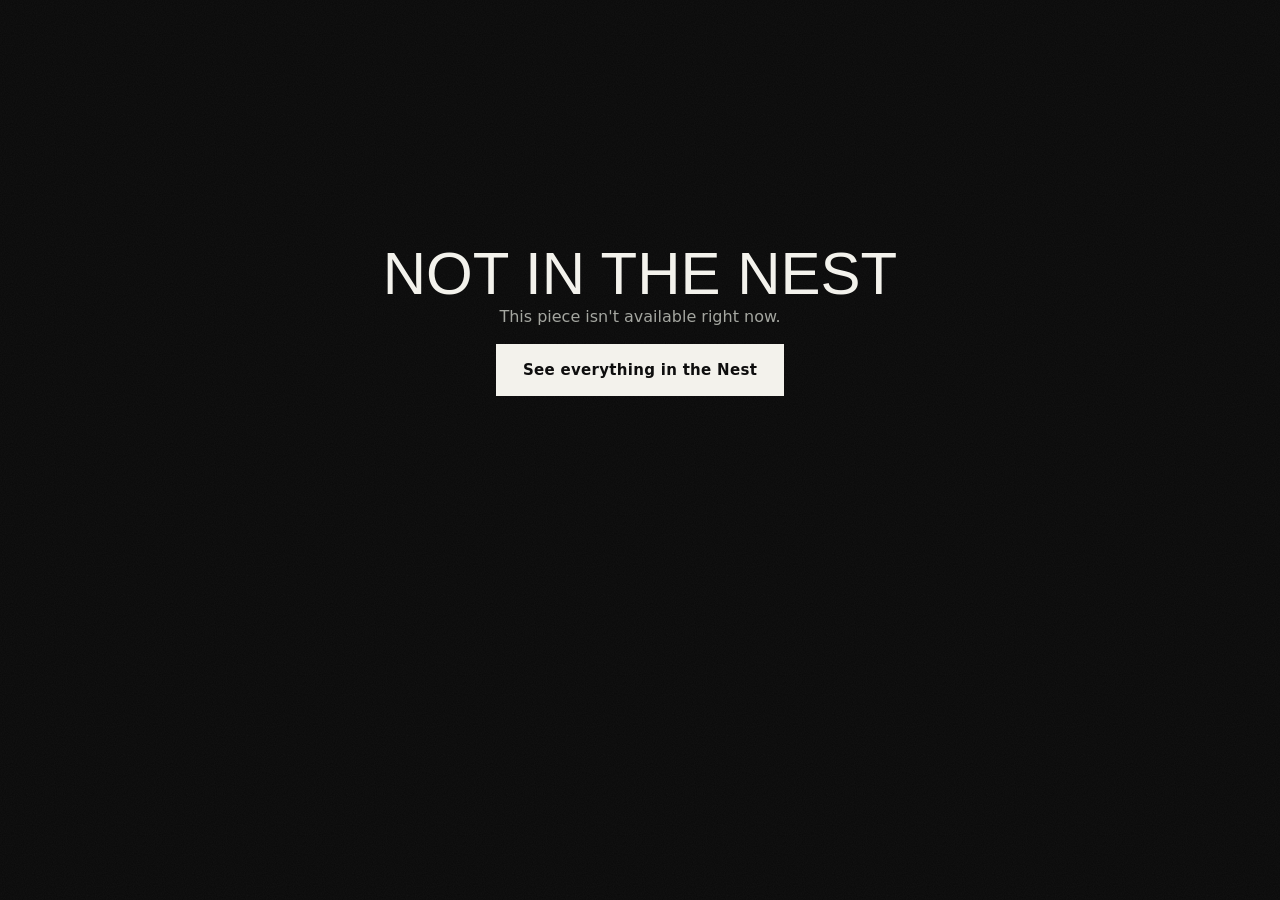
<file: _build/piece.html>
<!DOCTYPE html>
<html lang="en" data-root="../../">
<head>
<meta charset="utf-8">
<meta name="viewport" content="width=device-width, initial-scale=1, viewport-fit=cover">
<title>The Nest · Birdboost</title>
<meta name="description" content="A Birdboost piece: the details, the fit, and the people wearing it.">
<meta name="theme-color" content="#0a0a0a">
<link rel="icon" href="../../assets/logo.png">
<!--HEAD-->
<link rel="stylesheet" href="../../assets/bb.css">
<link rel="stylesheet" href="../../assets/shop.css">
<style>
.pg{padding:84px 0 0}
.crumbs{display:flex;gap:10px;flex-wrap:wrap;font-size:13px;color:var(--mute);padding:18px 0}
.crumbs a{color:var(--mute);text-decoration:none}.crumbs a:hover{color:var(--ink)}
.pv{display:grid;grid-template-columns:minmax(0,1.25fr) minmax(0,1fr);gap:clamp(24px,4vw,64px);align-items:start}

/* gallery: a column of big images on desktop, a swipe on phones */
.gal{display:grid;gap:10px}
.gal figure{margin:0;position:relative;background:#111;overflow:hidden;cursor:zoom-in}
.gal figure img{width:100%;aspect-ratio:333/385;object-fit:cover}
.gal figure.wide img{aspect-ratio:4/3}
.gal figcaption{position:absolute;left:12px;bottom:10px;font:600 10px var(--sans);letter-spacing:.14em;text-transform:uppercase;color:#fff;text-shadow:0 1px 6px #000}
.gal .g3d{aspect-ratio:1;cursor:grab}
.gal .g3d .stage3d{height:100%}
.galbar{display:none}
.v3d{display:flex;justify-content:space-between;align-items:center;gap:10px;padding:12px 0;border-bottom:1px solid var(--line);font-size:14px;color:var(--mute)}

/* the panel stays with you as the pictures scroll past */
.panel{position:sticky;top:88px;display:flex;flex-direction:column;gap:20px;padding-bottom:40px}
.panel h1{font:400 clamp(48px,5.4vw,84px)/.88 var(--display);text-transform:uppercase}
.panel .sub{display:flex;justify-content:space-between;align-items:baseline;gap:12px;border-bottom:1px solid var(--line);padding-bottom:16px}
.panel .price{font:400 34px var(--display)}
.panel .price.soft{font:600 14px var(--sans);color:var(--mute)}
.panel .lead{font:400 21px/1.35 var(--serif);font-style:italic;color:#e3e3db;margin:0}
.cols{display:flex;gap:10px;flex-wrap:wrap}
.cols a{display:flex;flex-direction:column;align-items:center;gap:6px;text-decoration:none;color:var(--mute);font-size:12px;width:64px}
.cols a img{width:64px;height:74px;object-fit:cover;outline:1px solid transparent;outline-offset:2px}
.cols a[aria-current=true]{color:var(--ink)}
.cols a[aria-current=true] img{outline-color:var(--ink)}
.sizehead{display:flex;justify-content:space-between;align-items:baseline;gap:10px}
.fmsbtn{background:none;border:0;color:var(--g2);font:600 14px var(--sans);cursor:pointer;padding:6px 0;text-decoration:underline;text-underline-offset:4px}
.fitnote{font-size:13px;color:var(--mute);margin:8px 0 0}
.fitnote b{color:var(--g2);font-weight:600}
.addrow{display:flex;gap:10px;align-items:stretch}
.addrow .btn{flex:1}
.note{font-size:13px;color:var(--mute);margin:0}
.acc{border-top:1px solid var(--line)}
.acc details{border-bottom:1px solid var(--line)}
.acc summary{list-style:none;display:flex;justify-content:space-between;align-items:center;padding:18px 0;cursor:pointer;font:600 12px var(--sans);letter-spacing:.14em;text-transform:uppercase}
.acc summary::-webkit-details-marker{display:none}
.acc summary::after{content:"+";font:400 22px var(--sans);transition:transform .3s}
.acc details[open] summary::after{transform:rotate(45deg)}
.acc .ab{padding:0 0 20px;color:#d4d4ce}
.acc .ab p{margin:0 0 10px}
.chart{width:100%;border-collapse:collapse;font-size:14px;margin:6px 0 10px}
.chart th,.chart td{text-align:left;padding:8px 6px;border-bottom:1px solid var(--line)}
.chart th{font-weight:600;color:var(--mute);font-size:12px;letter-spacing:.08em;text-transform:uppercase}

.after{padding:clamp(70px,9vw,130px) 0 0}
.after+.after{padding-top:clamp(50px,7vw,90px)}
.after .secthead h2{font-size:clamp(40px,5.5vw,80px)}
.rel{display:grid;grid-template-columns:repeat(4,minmax(0,1fr));gap:18px}
.rel a{text-decoration:none;color:inherit}
.rel img{aspect-ratio:333/385;object-fit:cover;margin-bottom:10px;transition:opacity .4s}
.rel a:hover img{opacity:.85}
.rel b{font-weight:600;font-size:15px}.rel span{display:block;color:var(--mute);font-size:14px}
.seenempty{display:flex;justify-content:space-between;align-items:center;gap:16px;flex-wrap:wrap;border-top:1px solid var(--line);border-bottom:1px solid var(--line);padding:26px 0}
.seenempty p{margin:0;font:400 24px/1.3 var(--serif);font-style:italic;max-width:30em}
.missing{padding:160px 0;text-align:center}

/* phones: swipe the photos, the add button rides along at the bottom */
@media(max-width:900px){
  .pg{padding-top:60px}
  .crumbs{padding:12px 0}
  .pv{grid-template-columns:minmax(0,1fr);gap:20px}
  .gal{display:flex;overflow-x:auto;scroll-snap-type:x mandatory;gap:6px;margin:0 -20px;padding:0 20px;scrollbar-width:none}
  .gal::-webkit-scrollbar{display:none}
  .gal figure{flex:0 0 88%;scroll-snap-align:center}
  .gal figure.wide img{aspect-ratio:333/385}
  .gal .g3d{aspect-ratio:333/385}
  .galbar{display:flex;justify-content:center;gap:6px;margin-top:10px}
  .galbar i{width:6px;height:6px;border-radius:50%;background:#ffffff40;transition:background .3s,width .3s}
  .galbar i.on{background:var(--ink);width:18px;border-radius:3px}
  .panel{position:static;padding-bottom:0}
  .addrow{position:sticky;bottom:0;z-index:5;margin:0 -20px;padding:12px 20px calc(12px + env(safe-area-inset-bottom));background:linear-gradient(transparent,var(--bg) 22%)}
  .rel{grid-template-columns:repeat(2,minmax(0,1fr));gap:24px 10px}
}
</style>
</head>
<body class="grain" data-bird="solo" data-bird-delay="900">
<!--NAV-->

<main class="pg">
  <div class="wrap" id="piece"><div class="missing" id="loading"><p class="mute">Opening the piece…</p></div></div>

  <section class="after" id="seen" hidden aria-labelledby="h-seen">
    <div class="wrap secthead"><h2 id="h-seen">Seen in <span class="serif">the Flock</span></h2><p id="seensub">This piece, worn by real people.</p></div>
    <div class="sf" id="strip"><div class="sf-row"></div></div>
    <div class="wrap"><div class="seenempty" id="seenempty" hidden><p>Nobody has shared a photo in this piece yet. When yours arrives, post it with #SeenInTheFlock.</p><a class="btn o" href="../../flock/share/">Share your fit</a></div></div>
  </section>

  <section class="after" id="onamb" hidden aria-labelledby="h-amb">
    <div class="wrap"><div class="secthead"><h2 id="h-amb">Worn by our <span class="serif">ambassadors</span></h2></div><div class="people" id="ambs"></div></div>
  </section>

  <section class="after" id="more" hidden aria-labelledby="h-more">
    <div class="wrap"><div class="secthead"><h2 id="h-more">More from <span class="serif">the Nest</span></h2><p><a class="link-u" href="../">Everything in the Nest →</a></p></div><div class="rel" id="rel"></div></div>
  </section>
</main>

<!--FOOT-->

<script src="../../portal/config.js"></script>
<script src="../../assets/catalog.js"></script>
<script src="../../portal/viewer3d.js"></script>
<script src="../../assets/site.js"></script>
<script src="../../assets/shop.js"></script>
<script src="../../assets/community.js"></script>
<script src="../../assets/bird.js"></script>
<script>
{
const { esc, store, root } = window.BB, S = window.BBShop, C = window.BBCommunity;
const $ = (id) => document.getElementById(id);
const id = new URLSearchParams(location.search).get("id") || "";
const FIT = { fitted: "Fitted: close to the body.", regular: "Regular fit: true to size.", relaxed: "Relaxed fit: a little room through the body.", oversized: "Oversized: cut big on purpose. Size down for a closer fit." };

S.load().then((list) => {
  const p = list.find((x) => x.id === id) || list.find((x) => x.uuid === id);
  if (!p) { $("piece").innerHTML = `<div class="missing"><h1 style="font:400 60px/1 var(--display);text-transform:uppercase">Not in the Nest</h1><p class="mute">This piece isn't available right now.</p><a class="btn w" href="../">See everything in the Nest</a></div>`; return; }
  document.title = `${p.style}${p.color ? " · " + p.color : ""} · Birdboost`;
  const sib = S.siblings(list, p);
  const pics = [{ src: p.image, label: "Front" }];
  if (p.back) pics.push({ src: p.back, label: "Back" });
  (p.gallery || []).forEach((g) => pics.push(typeof g === "string" ? { src: g } : g));
  const chart = p.chart && typeof p.chart === "object" && Object.keys(p.chart).length ? p.chart : null;
  const fit = store.get("bb-fit", null), rec = fit ? S.recommend(p, fit) : null;

  $("piece").innerHTML = `<nav class="crumbs" aria-label="Breadcrumb"><a href="../">The Nest</a><span aria-hidden="true">/</span><a href="../">${esc(p.category || "Pieces")}</a><span aria-hidden="true">/</span><span>${esc(p.style)}</span></nav>
  <div class="pv">
    <div>
      <div class="gal" id="gal">${pics.map((g, i) => `<figure class="${g.wide ? "wide" : ""}" data-z="${i}"><img src="${esc(S.img(g.src))}" alt="${esc(p.style)}${p.color ? " in " + esc(p.color) : ""}${g.label ? ", " + esc(g.label.toLowerCase()) : ""}" ${i ? 'loading="lazy"' : ""} width="333" height="385">${g.label || g.caption ? `<figcaption>${esc(g.caption || g.label)}</figcaption>` : ""}</figure>`).join("")}
        ${p.model || p.back ? `<figure class="g3d" id="g3d" aria-label="${p.model ? "3D view" : "360° view"}"><div id="v3" style="height:100%"></div><figcaption>${p.model ? "3D · drag to turn" : "360° · drag to turn"}</figcaption></figure>` : ""}</div>
      <div class="galbar" id="galbar" aria-hidden="true"></div>
    </div>
    <div class="panel">
      ${p.badge ? `<span class="eyebrow-s">${esc(p.badge)}</span>` : ""}
      <h1>${esc(p.style)}</h1>
      <div class="sub"><span>${esc(p.color || "")}</span>${p.price != null ? `<span class="price">${esc(S.money(p.price, p.currency))}</span>` : `<span class="price soft">Price confirmed when we contact you</span>`}</div>
      ${p.description ? `<p class="lead">${esc(p.description)}</p>` : ""}
      ${sib.length > 1 ? `<div><div class="lbl">Colour · ${esc(p.color)}</div><div class="cols">${sib.map((s) => `<a href="${esc(S.pieceUrl(s))}"${s.id === p.id ? ' aria-current="true"' : ""}><img src="${esc(S.img(s.image))}" alt=""><span>${esc(s.color)}</span></a>`).join("")}</div></div>` : ""}
      <form id="pf" novalidate>
        ${p.sizes.length ? `<div class="sizehead"><div class="lbl" id="szl" style="margin:0">Size</div><button class="fmsbtn" type="button" id="fms">Find my size</button></div>
        <div class="sizes" id="sz" role="radiogroup" aria-labelledby="szl" style="margin-top:10px">${p.sizes.map((s) => `<label><input type="radio" name="size" value="${esc(s)}"><span>${esc(s)}</span>${rec && rec.size === s ? '<b class="rec-dot">For you</b>' : ""}</label>`).join("")}</div>
        <p class="fitnote" id="fitnote">${rec ? `<b>We'd suggest ${esc(rec.size)}</b> from your last answers. <button class="fmsbtn" type="button" data-refit style="font-size:13px;color:var(--mute)">Change</button>` : esc(FIT[p.fit] || "Not sure of your size? Find my size takes ten seconds.")}</p>` : ""}
        <p class="err" id="perr" role="alert" style="margin-top:8px"></p>
        <div class="addrow" style="margin-top:12px"><div class="qty"><button type="button" data-q="-1" aria-label="One less">−</button><output id="qv">1</output><button type="button" data-q="1" aria-label="One more">+</button></div><button class="btn w" type="submit">Add to order</button></div>
      </form>
      <p class="note">Place your order on the site and Birdboost contacts you to arrange delivery or collection and payment. Nothing is paid online.</p>
      <div class="acc">
        <details open><summary>Fit and size</summary><div class="ab">
          <p>${esc(FIT[p.fit] || "A unisex fit.")} ${p.sizes.length ? "Available in " + esc(p.sizes.join(", ")) + "." : ""}</p>
          ${chart ? `<table class="chart"><thead><tr><th>Size</th><th>Chest, flat</th><th>Length</th></tr></thead><tbody>${p.sizes.filter((s) => chart[s]).map((s) => `<tr><td>${esc(s)}</td><td>${esc(chart[s].chest)} cm</td><td>${esc(chart[s].length || "–")} cm</td></tr>`).join("")}</tbody></table>` : `<p class="mute" style="font-size:14px">Exact measurements for this piece are coming soon. Until then, Find my size uses a general unisex guide.</p>`}
        </div></details>
        ${p.story ? `<details><summary>The story</summary><div class="ab"><p>${esc(p.story)}</p></div></details>` : ""}
        ${p.material || p.care ? `<details><summary>Material and care</summary><div class="ab">${p.material ? `<p>${esc(p.material)}</p>` : ""}${p.care ? `<p>${esc(p.care)}</p>` : ""}</div></details>` : ""}
        ${p.styling ? `<details><summary>How to wear it</summary><div class="ab"><p>${esc(p.styling)}</p></div></details>` : ""}
      </div>
    </div>
  </div>`;

  /* gallery: zoom on tap, dots on phones, 3D when it scrolls into view */
  const gal = $("gal");
  gal.addEventListener("click", (e) => { const f = e.target.closest("[data-z]"); if (f) S.openZoom(S.img(pics[+f.dataset.z].src), p.style); });
  const figs = gal.querySelectorAll("figure");
  $("galbar").innerHTML = [...figs].map((_, i) => `<i${i ? "" : ' class="on"'}></i>`).join("");
  gal.addEventListener("scroll", () => { const i = Math.round(gal.scrollLeft / (figs[0].offsetWidth + 6)); $("galbar").querySelectorAll("i").forEach((d, k) => d.classList.toggle("on", k === i)); }, { passive: true });
  const v3 = $("v3");
  if (v3 && window.BB3D) new IntersectionObserver((es, io) => { if (es[0].isIntersecting) { io.disconnect(); BB3D.mount(v3, { name: p.style, front_image: S.img(p.image), back_image: S.img(p.back), model_url: p.model ? S.img(p.model) : null }, { big: true }); } }, { rootMargin: "200px" }).observe(v3);

  /* size, quantity, add */
  let qty = 1;
  const f = $("pf");
  const pick = (s) => { const r = f.querySelector(`input[name=size][value="${CSS.escape(s)}"]`); if (r) { r.checked = true; r.dispatchEvent(new Event("change", { bubbles: true })); } };
  const fms = () => S.sizeSheet(p, (s) => { pick(s); const r = S.recommend(p, store.get("bb-fit", {})); $("fitnote").innerHTML = `<b>Size ${esc(s)} chosen.</b> ${r && r.size !== s ? "We suggested " + esc(r.size) + ", but it's your call." : "Good choice."}`; });
  if ($("fms")) $("fms").onclick = fms;
  f.addEventListener("click", (e) => {
    const q = e.target.closest("[data-q]"); if (q) { qty = Math.max(1, Math.min(10, qty + +q.dataset.q)); $("qv").textContent = qty; }
    if (e.target.closest("[data-refit]")) fms();
  });
  f.addEventListener("change", () => { $("perr").textContent = ""; const z = $("sz"); if (z) z.classList.remove("bad"); });
  f.onsubmit = (e) => {
    e.preventDefault();
    const size = (f.querySelector("input[name=size]:checked") || {}).value || "";
    if (p.sizes.length && !size) { $("perr").textContent = "Choose your size first, or tap Find my size."; $("sz").classList.add("bad"); $("sz").scrollIntoView({ block: "center", behavior: "smooth" }); return; }
    S.add(p, size, qty); S.openCart();
  };

  /* the community around this piece */
  C.strip($("strip"), { product: p.id, limit: 30, hideEmpty: true }).then((posts) => { $("seen").hidden = false; if (!posts.length) $("seenempty").hidden = false; });
  if (S.hasDB) S.rpc("public_ambassadors").then((a) => {
    const wearing = (Array.isArray(a) ? a : []).filter((x) => (x.fits || []).some((r) => String(r).toLowerCase() === p.id.toLowerCase()));
    if (!wearing.length) return;
    $("onamb").hidden = false;
    $("ambs").innerHTML = wearing.map((x, i) => `<button class="person" type="button" data-i="${i}"><span class="pp">${C.safe(x.photo) ? `<img src="${esc(C.safe(x.photo))}" alt="">` : `<i>${esc(x.name.charAt(0))}</i>`}</span><span class="pn">${esc(x.name)}</span><span class="pc">${esc(x.city || "")}</span></button>`).join("");
    $("ambs").onclick = (e) => { const b = e.target.closest("[data-i]"); if (b) C.profile(wearing[+b.dataset.i]); };
  }).catch(() => {});

  /* related: other colours first, then everything else */
  const rel = [...sib.filter((x) => x.id !== p.id), ...list.filter((x) => x.style !== p.style)].slice(0, 4);
  if (rel.length) { $("more").hidden = false; $("rel").innerHTML = rel.map((x) => `<a href="${esc(S.pieceUrl(x))}"><img src="${esc(S.img(x.image))}" alt="" loading="lazy"><b>${esc(x.style)}</b><span>${esc(x.color)}${x.price != null ? " · " + esc(S.money(x.price, x.currency)) : ""}</span></a>`).join(""); }
  if (window.BBBird && BBBird.rescan) BBBird.rescan();
});
}
</script>
</body>
</html>
</file>
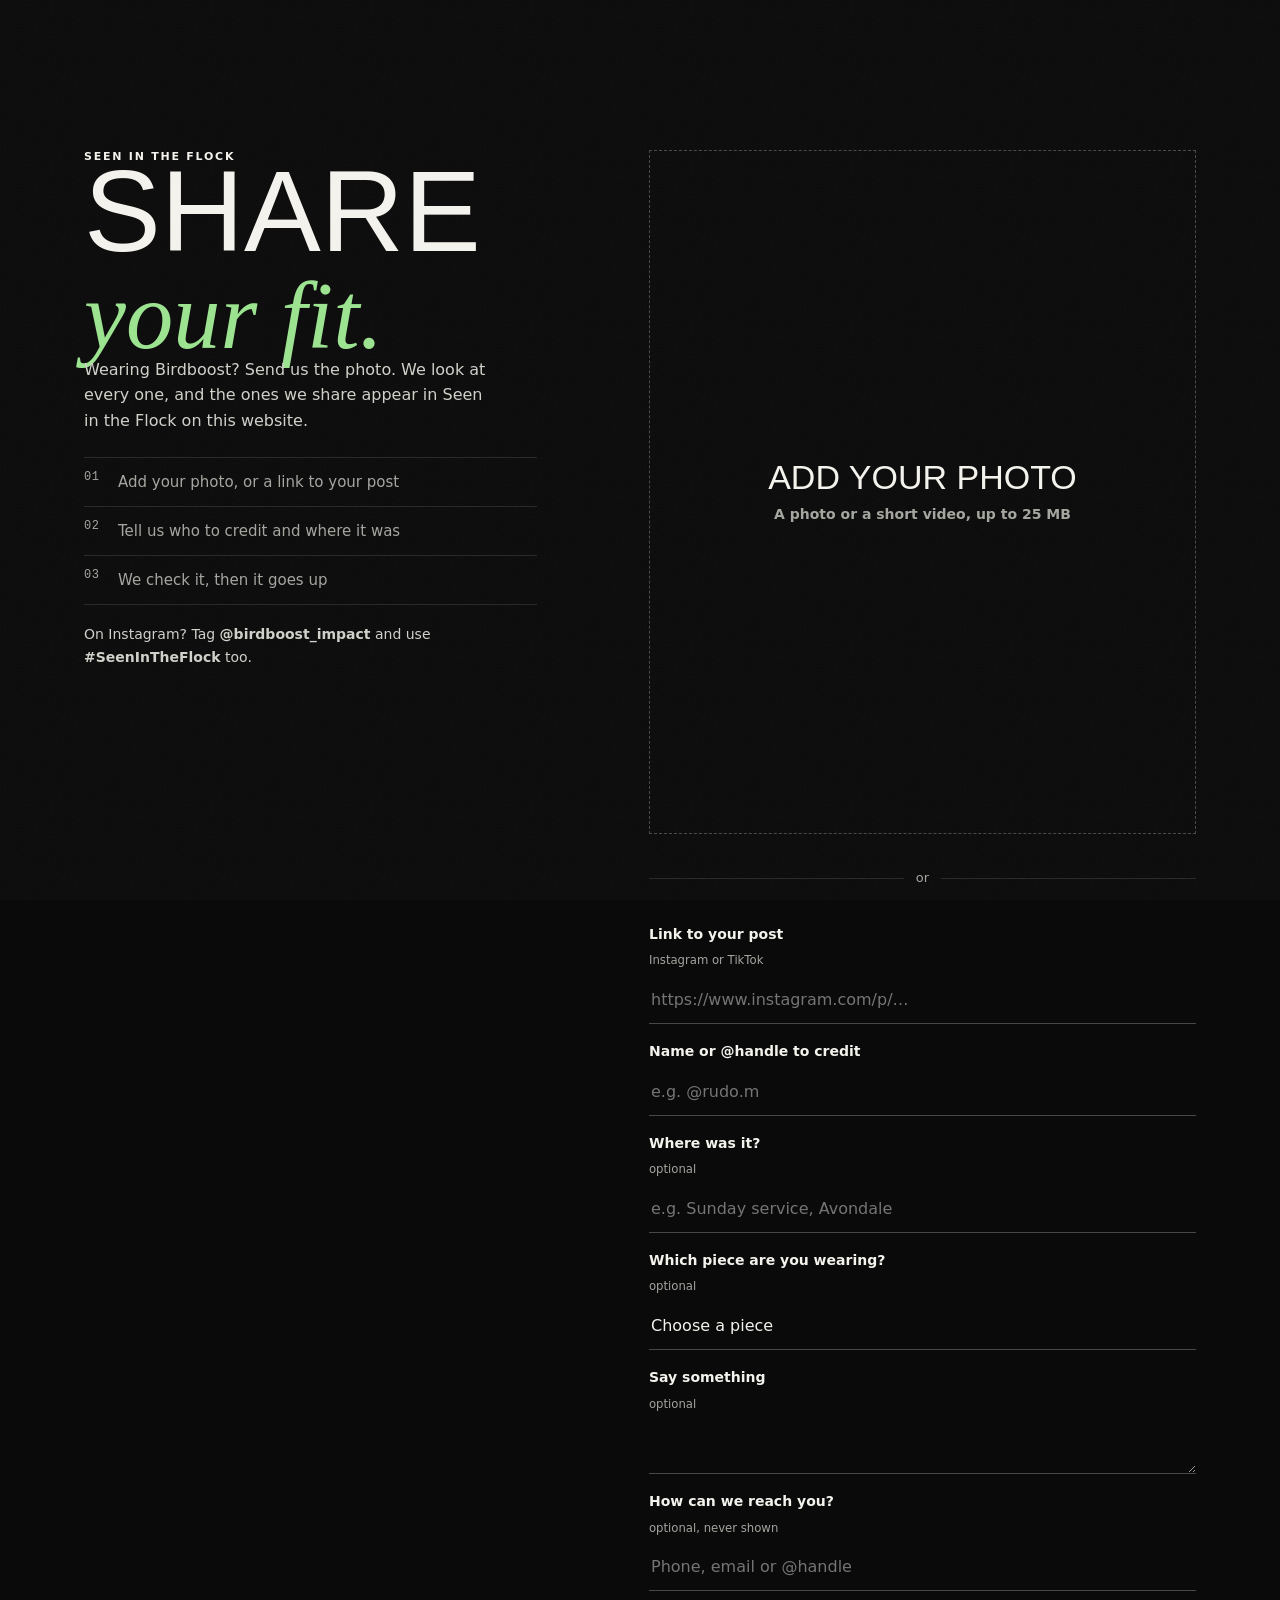
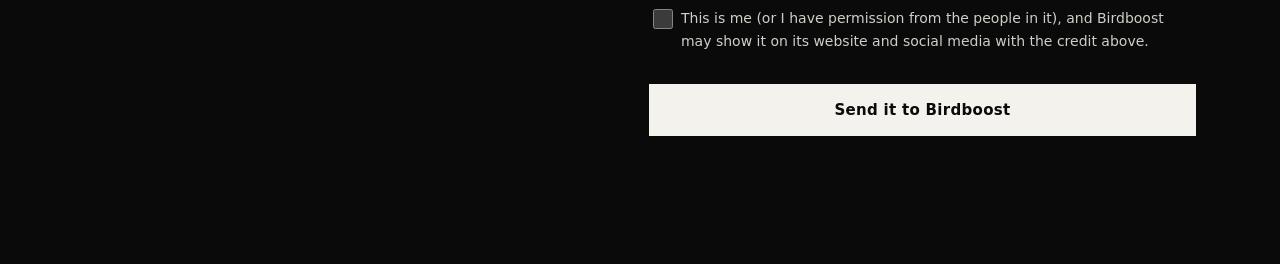
<file: _build/share.html>
<!DOCTYPE html>
<html lang="en" data-root="../../">
<head>
<meta charset="utf-8">
<meta name="viewport" content="width=device-width, initial-scale=1, viewport-fit=cover">
<title>Share your fit · Seen in the Flock · Birdboost</title>
<meta name="description" content="Wearing Birdboost? Send us your photo. Approved photos appear in Seen in the Flock on the Birdboost website.">
<meta name="theme-color" content="#0a0a0a">
<link rel="icon" href="../../assets/logo.png">
<!--HEAD-->
<link rel="stylesheet" href="../../assets/bb.css">
<link rel="stylesheet" href="../../assets/shop.css">
<style>
.sh{padding:clamp(100px,12vw,150px) 0 clamp(80px,10vw,130px)}
.sh .grid{display:grid;grid-template-columns:repeat(12,minmax(0,1fr));gap:18px;align-items:start}
.sh-intro{grid-column:1/6;position:sticky;top:100px}
.sh-intro h1{font:400 clamp(70px,9vw,140px)/.84 var(--display);text-transform:uppercase}
.sh-intro h1 .serif{color:var(--g2);font-size:.82em}
.sh-intro p{color:#d0d0ca;max-width:26em}
.sh-intro ol{margin:24px 0 0;padding:0;list-style:none;border-top:1px solid var(--line)}
.sh-intro li{display:grid;grid-template-columns:34px 1fr;padding:12px 0;border-bottom:1px solid var(--line);color:var(--mute);font-size:15px}
.sh-form{grid-column:7/13}
.drop{position:relative;display:grid;place-items:center;aspect-ratio:4/5;border:1px dashed #ffffff40;cursor:pointer;overflow:hidden;text-align:center;transition:border-color .2s}
.drop:hover,.drop.over{border-color:var(--g)}
.drop input{position:absolute;inset:0;opacity:0;cursor:pointer}
.drop .hint b{display:block;font:400 34px var(--display);text-transform:uppercase;margin-bottom:6px}
.drop .hint span{color:var(--mute);font-size:14px}
.drop img,.drop video{position:absolute;inset:0;width:100%;height:100%;object-fit:cover}
.drop .chg{position:absolute;right:10px;bottom:10px;background:#000c;color:#fff;font:600 12px var(--sans);padding:8px 12px;pointer-events:none}
.bar{height:3px;background:#ffffff1a;margin-top:8px;overflow:hidden}.bar i{display:block;height:100%;width:0;background:var(--g);transition:width .2s}
.or{display:flex;align-items:center;gap:12px;color:var(--mute);font-size:13px;margin:18px 0}
.or::before,.or::after{content:"";flex:1;height:1px;background:var(--line)}
.ff select{min-height:48px;border:0;border-bottom:1px solid #ffffff40;background:none;color:var(--ink);font:16px var(--sans);padding:8px 2px;width:100%;border-radius:0;appearance:none}
.ff select option{background:#111}
.consent{display:grid!important;grid-template-columns:22px 1fr;gap:10px!important;font-weight:400!important;font-size:14px!important;color:#cfcfc8;align-items:start}
.consent input{width:20px;height:20px;min-height:0!important;margin-top:2px;accent-color:var(--g)}
.done{border-top:1px solid var(--line);padding-top:30px}
.done h2{font:400 56px/.9 var(--display);text-transform:uppercase;margin-bottom:12px}
@media(max-width:900px){.sh-intro,.sh-form{grid-column:1/-1;position:static}.sh{padding-top:90px}.drop{aspect-ratio:1}}
</style>
</head>
<body class="grain" data-bird="solo" data-bird-delay="1200">
<!--NAV-->

<main class="sh">
  <div class="wrap grid">
    <div class="sh-intro">
      <div class="label"><b>Seen in the Flock</b></div>
      <h1>Share <span class="serif">your fit.</span></h1>
      <p>Wearing Birdboost? Send us the photo. We look at every one, and the ones we share appear in Seen in the Flock on this website.</p>
      <ol><li><span class="idx">01</span>Add your photo, or a link to your post</li><li><span class="idx">02</span>Tell us who to credit and where it was</li><li><span class="idx">03</span>We check it, then it goes up</li></ol>
      <p class="mute" style="font-size:14px;margin-top:18px">On Instagram? Tag <b>@birdboost_impact</b> and use <b>#SeenInTheFlock</b> too.</p>
    </div>
    <form class="sh-form ff" id="f" novalidate>
      <label class="drop" id="drop"><input type="file" id="file" accept="image/*,video/mp4,video/quicktime,video/webm"><span class="hint"><b>Add your photo</b><span>A photo or a short video, up to 25 MB</span></span></label>
      <div class="bar" id="bar" hidden><i></i></div>
      <div class="or">or</div>
      <label>Link to your post <small>Instagram or TikTok</small><input name="link" type="url" inputmode="url" placeholder="https://www.instagram.com/p/…"></label>
      <label>Name or @handle to credit<input name="name" autocomplete="nickname" required placeholder="e.g. @rudo.m"></label>
      <label>Where was it? <small>optional</small><input name="place" placeholder="e.g. Sunday service, Avondale"></label>
      <label>Which piece are you wearing? <small>optional</small><select name="product" id="product"><option value="">Choose a piece</option></select></label>
      <label>Say something <small>optional</small><textarea name="caption" rows="2" maxlength="400"></textarea></label>
      <label>How can we reach you? <small>optional, never shown</small><input name="contact" placeholder="Phone, email or @handle"></label>
      <label class="consent"><input type="checkbox" name="consent"><span>This is me (or I have permission from the people in it), and Birdboost may show it on its website and social media with the credit above.</span></label>
      <p class="err" id="err" role="alert"></p>
      <button class="btn w" id="send">Send it to Birdboost</button>
    </form>
  </div>
</main>

<!--FOOT-->

<script src="../../portal/config.js"></script>
<script src="../../assets/catalog.js"></script>
<script src="../../assets/site.js"></script>
<script src="../../assets/shop.js"></script>
<script src="../../assets/upload.js"></script>
<script src="../../assets/bird.js"></script>
<script>
{
const { esc } = window.BB, S = window.BBShop, U = window.BBUpload;
const $ = (id) => document.getElementById(id);
const f = $("f"), drop = $("drop"), file = $("file");
S.load().then((list) => { $("product").innerHTML += list.map((p) => `<option value="${esc(p.id)}">${esc(p.style)}${p.color ? " · " + esc(p.color) : ""}</option>`).join(""); const pre = new URLSearchParams(location.search).get("piece"); if (pre) $("product").value = pre; });
const show = () => {
  const x = file.files[0]; drop.querySelectorAll("img,video,.chg").forEach((n) => n.remove());
  if (!x) return;
  const url = URL.createObjectURL(x);
  drop.insertAdjacentHTML("beforeend", (/^video\//.test(x.type) ? `<video src="${url}" muted autoplay loop playsinline></video>` : `<img src="${url}" alt="Your photo">`) + `<span class="chg">Change</span>`);
};
file.addEventListener("change", show);
["dragenter", "dragover"].forEach((t) => drop.addEventListener(t, (e) => { e.preventDefault(); drop.classList.add("over"); }));
["dragleave", "drop"].forEach((t) => drop.addEventListener(t, () => drop.classList.remove("over")));
f.addEventListener("input", (e) => e.target.removeAttribute("aria-invalid"));
f.onsubmit = async (e) => {
  e.preventDefault();
  const v = (k) => String(f.elements[k].value || "").trim(), err = $("err"), btn = $("send");
  err.textContent = "";
  const link = v("link");
  if (!file.files[0] && !link) { err.textContent = "Add a photo, or paste a link to your post."; return; }
  if (link && !/^https:\/\/[^\s]+$/i.test(link)) { f.elements.link.setAttribute("aria-invalid", "true"); err.textContent = "That link should start with https://"; return; }
  if (!v("name")) { f.elements.name.setAttribute("aria-invalid", "true"); f.elements.name.focus(); err.textContent = "Tell us who to credit."; return; }
  if (!f.elements.consent.checked) { err.textContent = "Please tick the box so we're allowed to share it."; return; }
  if (!S.hasDB) { err.textContent = "Sharing isn't switched on yet. For now, tag @birdboost_impact on Instagram."; return; }
  btn.disabled = true; btn.textContent = file.files[0] ? "Sending your photo…" : "Sending…";
  let media = null;
  try {
    if (file.files[0]) { $("bar").hidden = false; media = await U.send(file.files[0], (k) => { $("bar").firstElementChild.style.width = Math.round(k * 100) + "%"; }); }
    const d = await S.rpc("community_submit", { p_name: v("name"), p_contact: v("contact") || null, p_media_url: media, p_link: link || null, p_caption: v("caption") || null, p_place: v("place") || null, p_product: v("product") || null, p_consent: true });
    if (!d || !d.ok) throw new Error((d && d.error) || "failed");
    f.innerHTML = `<div class="done" role="status"><span class="eyebrow-s">Received</span><h2>Thank you.</h2><p>We'll take a look. If we share it, it'll appear in Seen in the Flock with your name.</p><p class="mute" style="font-size:14px">Keep tagging #SeenInTheFlock. The flock is how Birdboost travels.</p><div style="display:flex;gap:10px;flex-wrap:wrap;margin-top:20px"><a class="btn w" href="../../#seen">See the Flock</a><a class="btn o" href="./">Share another</a></div></div>`;
  } catch (x) {
    btn.disabled = false; btn.textContent = "Try again";
    const m = String(x.message || "");
    err.textContent = m === "too_big" ? "That file is over 25 MB. Try a shorter video or a photo." : m === "not_media" ? "That file isn't a photo or a video." : m === "too_many" ? "You've sent a lot in the last hour. Try again a bit later." : "We couldn't send it just now. Check your connection and try again.";
  }
};
}
</script>
</body>
</html>
</file>
<file: assets/bb.css>
/* Birdboost world: shared look for every public page.
   VOICE: a fashion campaign at night. Quiet, confident, a lot of air.
   IDEA: one bird (you), the flock (us), the nest (where the pieces live).
   COLOUR: near-black ground, warm white type, Birdboost green as the one sharp accent, forest green for atmosphere.
   TYPE: Anton for the loud lines, Instrument Serif italic for the human ones, Inter for everything you read. */
:root{color-scheme:dark;--bg:#0a0a0a;--bg2:#101110;--ink:#f3f2ec;--mute:#a3a59f;--dim:#6f716c;--g:#3fae3a;--g2:#9be38f;--forest:#0f2410;--sand:#c9b497;--line:#262725;--card:#141514;--r:18px;
  --display:Anton,Impact,'Arial Narrow',sans-serif;--serif:'Instrument Serif',Georgia,'Times New Roman',serif;--sans:Inter,system-ui,-apple-system,'Segoe UI',sans-serif;--ease:cubic-bezier(.2,.7,.1,1)}
*{box-sizing:border-box;min-width:0}
html{scroll-behavior:smooth;scroll-padding-top:84px;-webkit-text-size-adjust:100%}
body{margin:0;background:var(--bg);color:var(--ink);font:16px/1.6 var(--sans);overflow-x:clip;-webkit-font-smoothing:antialiased}
img{max-width:100%;display:block}
[hidden]{display:none!important}
a{color:inherit}
p{margin:0 0 14px}
h1,h2,h3{margin:0;font-weight:400}
.display{font-family:var(--display);text-transform:uppercase;line-height:.95;letter-spacing:.005em;text-wrap:balance}
.serif{font-family:var(--serif);font-style:italic;font-weight:400;text-transform:none;letter-spacing:0}
.mute{color:var(--mute)}
.wrap{max-width:1240px;margin:0 auto;padding:0 max(5vw,18px)}
.sr-only{position:absolute;width:1px;height:1px;overflow:hidden;clip:rect(0 0 0 0);white-space:nowrap}
:focus-visible{outline:3px solid var(--g2);outline-offset:3px;border-radius:6px}

/* the bird's sky: above content, never in the way */
.bb-sky{position:fixed;inset:0;width:100vw;height:100vh;pointer-events:none;z-index:45}

/* brand mark */
.logo{display:inline-block;width:30px;height:32px;background:currentColor;-webkit-mask:var(--logo,url(logo.png)) center/contain no-repeat;mask:var(--logo,url(logo.png)) center/contain no-repeat;flex:none}

/* ---------- navigation ---------- */
.nav{position:fixed;top:0;left:0;right:0;z-index:60;transition:background .4s,border-color .4s,transform .4s var(--ease);border-bottom:1px solid transparent}
.nav.solid{background:rgba(10,10,10,.78);-webkit-backdrop-filter:blur(14px) saturate(1.2);backdrop-filter:blur(14px) saturate(1.2);border-bottom-color:#ffffff12}
.nav .in{display:flex;align-items:center;gap:18px;min-height:68px;max-width:1400px;margin:0 auto;padding:0 max(3vw,16px)}
.brand{display:inline-flex;align-items:center;gap:10px;text-decoration:none;font-family:var(--display);font-size:21px;letter-spacing:.06em;min-height:44px}
.nav nav.menu{margin:0 auto}
.links{display:flex;gap:2px;margin:0;list-style:none;padding:0}
.links a{display:inline-flex;align-items:center;min-height:44px;padding:0 13px;text-decoration:none;font:600 12.5px/1 var(--sans);letter-spacing:.11em;text-transform:uppercase;color:#d6d6d0;border-radius:999px;transition:color .2s}
.links a:hover,.links a[aria-current=page]{color:#fff}
.links a{position:relative}
.links a[aria-current=page]::after{content:"";position:absolute;left:50%;bottom:6px;width:4px;height:4px;margin-left:-2px;border-radius:50%;background:var(--g)}
.navr{display:flex;align-items:center;gap:8px}
.pill-link{display:inline-flex;align-items:center;gap:0;min-height:40px;padding:0 14px;border-radius:999px;border:1px solid #ffffff26;text-decoration:none;font:600 13px var(--sans);color:#e4e4de;white-space:nowrap;transition:border-color .2s,background .2s}
.pill-link:hover{border-color:var(--g)}
.me-pill{border-color:#3fae3a80;background:#0f2410b3}
.me-pill span{color:var(--mute);font-weight:400}
.cartbtn{position:relative;width:44px;height:44px;display:inline-grid;place-items:center;border-radius:999px;border:1px solid #ffffff26;background:none;color:inherit;cursor:pointer;text-decoration:none}
.cartbtn svg{width:20px;height:20px}
.cartbtn b{position:absolute;top:-3px;right:-3px;min-width:19px;height:19px;padding:0 5px;border-radius:999px;background:var(--g);color:#06140a;font:800 11px/19px var(--sans);text-align:center}
.cartbtn b:empty{display:none}
.menubtn{display:none;width:44px;height:44px;border-radius:999px;border:1px solid #ffffff26;background:none;color:inherit;cursor:pointer;place-items:center}
.menubtn i{display:block;width:18px;height:1.5px;background:currentColor;position:relative}
.menubtn i::before,.menubtn i::after{content:"";position:absolute;left:0;width:18px;height:1.5px;background:currentColor;transition:transform .3s}
.menubtn i::before{top:-6px}.menubtn i::after{top:6px}
.menu-open .menubtn i{background:none}.menu-open .menubtn i::before{transform:translateY(6px) rotate(45deg)}.menu-open .menubtn i::after{transform:translateY(-6px) rotate(-45deg)}
.menu-foot{display:none}
@media(max-width:1020px){
  .nav .in{min-height:60px;gap:10px;justify-content:space-between}
  .nav nav.menu{position:fixed;inset:0;z-index:-1;margin:0;display:flex;flex-direction:column;justify-content:space-between;padding:calc(86px + env(safe-area-inset-top)) 7vw calc(28px + env(safe-area-inset-bottom));background:#0a0a0a;opacity:0;visibility:hidden;transition:opacity .3s,visibility .3s;overflow-y:auto}
  .nav nav.menu::before{content:"";position:absolute;inset:0;z-index:-1;background:radial-gradient(90% 60% at 85% 0%,#14361a,transparent 70%)}
  .menu-open .nav nav.menu{opacity:1;visibility:visible}
  .links{flex-direction:column;gap:0}
  .links li{overflow:hidden;border-bottom:1px solid #ffffff12}
  .links a{display:flex;justify-content:space-between;font:400 clamp(34px,10vw,52px)/1 var(--display);letter-spacing:.01em;padding:14px 0;color:#f3f2ec;min-height:0;text-transform:uppercase;transform:translateY(100%);transition:transform .5s var(--ease)}
  .links a::after{display:none!important}
  .links a[aria-current=page]{color:var(--g)}
  .menu-open .links a{transform:none}
  .menu-open .links li:nth-child(2) a{transition-delay:.04s}.menu-open .links li:nth-child(3) a{transition-delay:.08s}.menu-open .links li:nth-child(4) a{transition-delay:.12s}.menu-open .links li:nth-child(5) a{transition-delay:.16s}.menu-open .links li:nth-child(6) a{transition-delay:.2s}
  .menu-foot{display:flex;flex-wrap:wrap;gap:10px;align-items:center;margin-top:28px}
  .menu-foot a{display:inline-flex;align-items:center;min-height:44px;padding:0 16px;border-radius:999px;border:1px solid #ffffff26;text-decoration:none;font:600 14px var(--sans)}
  .menu-foot [data-me-slot-m]{flex-basis:100%}
  .menu-foot [data-me-slot-m] a{width:100%;justify-content:center;min-height:52px;font-size:15px}
  .menubtn{display:inline-grid}
  .navr [data-me-slot]{display:none}
  .menu-open{overflow:hidden}
}

/* ---------- buttons ---------- */
.btn{display:inline-flex;align-items:center;justify-content:center;gap:10px;min-height:52px;padding:0 26px;border-radius:999px;border:1px solid transparent;font:700 15px var(--sans);text-decoration:none;cursor:pointer;transition:transform .25s var(--ease),background .25s,border-color .25s,color .25s;white-space:nowrap}
.btn:active{transform:scale(.98)}
.btn.w{background:var(--ink);color:#0a0a0a}
.btn.w:hover{background:#fff}
.btn.g{background:var(--g);color:#06140a}
.btn.g:hover{background:#4cc046}
.btn.o{border-color:#ffffff40;color:var(--ink);background:none}
.btn.o:hover{border-color:var(--ink)}
.btn .arr{transition:transform .25s var(--ease)}
.btn:hover .arr{transform:translateX(4px)}
.btn[disabled]{opacity:.55;cursor:default}

/* ---------- chapters ---------- */
.chap{position:relative;padding:clamp(76px,12vw,170px) 0}
.kicker{display:flex;align-items:center;gap:14px;font:400 clamp(20px,2.2vw,26px)/1 var(--serif);font-style:italic;color:var(--g2);margin-bottom:22px}
.kicker::before{content:"";width:46px;height:1px;background:currentColor;opacity:.6}
.h2{font:400 clamp(46px,8vw,112px)/.92 var(--display);text-transform:uppercase;text-wrap:balance;margin:0 0 26px}
.h2 .serif{font-size:.82em;line-height:1;color:var(--ink)}
.lede{font-size:clamp(17px,1.5vw,20px);line-height:1.6;color:#d4d4ce;max-width:34em}

/* reveal on scroll */
.rv{opacity:0;transform:translateY(34px);transition:opacity 1s var(--ease),transform 1.1s var(--ease)}
.rv.in{opacity:1;transform:none}
.rv.d1{transition-delay:.12s}.rv.d2{transition-delay:.24s}.rv.d3{transition-delay:.36s}
.reveal-img{clip-path:inset(12% 8% 12% 8% round 24px);transition:clip-path 1.4s var(--ease)}
.reveal-img.in{clip-path:inset(0 0 0 0 round 24px)}
.reveal-img img{transform:scale(1.14);transition:transform 1.8s var(--ease)}
.reveal-img.in img{transform:scale(1)}

/* film grain: one tiny static texture, no animation cost */
.grain::after{content:"";position:fixed;inset:0;pointer-events:none;z-index:44;opacity:.07;background-image:url("data:image/svg+xml,%3Csvg xmlns='http://www.w3.org/2000/svg' width='160' height='160'%3E%3Cfilter id='n'%3E%3CfeTurbulence type='fractalNoise' baseFrequency='.9' numOctaves='2' stitchTiles='stitch'/%3E%3CfeColorMatrix values='0 0 0 0 1 0 0 0 0 1 0 0 0 0 1 0 0 0 .55 0'/%3E%3C/filter%3E%3Crect width='100%25' height='100%25' filter='url(%23n)'/%3E%3C/svg%3E")}

/* ---------- footer ---------- */
.foot{border-top:1px solid var(--line);padding:56px 0 calc(40px + env(safe-area-inset-bottom));color:var(--mute);font-size:14px}
.foot .cols{display:grid;grid-template-columns:minmax(0,1.4fr) repeat(3,minmax(0,1fr));gap:30px}
.foot h4{margin:0 0 12px;font:600 12px var(--sans);letter-spacing:.12em;text-transform:uppercase;color:var(--ink)}
.foot a{display:flex;align-items:center;min-height:36px;text-decoration:none;color:var(--mute)}
.foot a:hover{color:var(--ink)}
.foot .big{font:400 clamp(30px,4vw,44px)/1 var(--display);color:var(--ink);text-transform:uppercase;margin-bottom:10px}
.foot .fine{margin-top:40px;display:flex;justify-content:space-between;gap:12px;flex-wrap:wrap;color:var(--dim);font-size:13px}
@media(max-width:760px){.foot .cols{grid-template-columns:minmax(0,1fr) minmax(0,1fr)}.foot .cols>div:first-child{grid-column:1/-1}}

/* ---------- page arrival and departure ---------- */
@view-transition{navigation:auto}
@keyframes bb-in{from{opacity:0;transform:translateY(10px)}to{opacity:1;transform:none}}
main{animation:bb-in .7s var(--ease) both}
.leaving main,.leaving .foot{opacity:0;transform:translateY(-8px);transition:opacity .3s,transform .3s}

@media(prefers-reduced-motion:reduce){
  html{scroll-behavior:auto}
  *,*::before,*::after{animation-duration:.001ms!important;animation-iteration-count:1!important;transition-duration:.001ms!important;transition-delay:0s!important}
  .rv{opacity:1;transform:none}.reveal-img{clip-path:none}.reveal-img img{transform:none}
}

/* the nest drawing: strands weave in when it comes into view */
svg[data-nest] path{stroke-dasharray:1;stroke-dashoffset:1;transition:stroke-dashoffset 1.6s var(--ease);transition-delay:calc(var(--i) * 22ms)}
[data-draw].in svg[data-nest] path,svg[data-nest].in path{stroke-dashoffset:0}
.menu-open .nav{-webkit-backdrop-filter:none;backdrop-filter:none;background:none;border-bottom-color:transparent}
@media(prefers-reduced-motion:reduce){svg[data-nest] path{stroke-dashoffset:0}}

/* ---------- phones: designed for the hand ---------- */
@media(max-width:760px){
  body{font-size:16px}
  .wrap{padding:0 20px}
  .btn{min-height:52px;padding:0 22px;font-size:16px}
  .h2{font-size:clamp(42px,12.5vw,64px);margin-bottom:18px}
  .lede{font-size:17px}
  .kicker{font-size:20px;margin-bottom:14px}
  .foot{padding-top:44px}
  .foot .fine{margin-top:28px}
}
/* campaign promo: a removable block, never the identity of a page */
.promo{position:relative;border:1px solid #3fae3a66;background:linear-gradient(120deg,#0f2410,#0a0a0a 70%);border-radius:22px;padding:22px 24px;display:flex;align-items:center;gap:18px;flex-wrap:wrap}
.promo .tag{font:700 11px var(--sans);letter-spacing:.14em;text-transform:uppercase;color:var(--g2)}
.promo h3{font:400 clamp(26px,3vw,36px)/1 var(--display);text-transform:uppercase;margin:4px 0 4px}
.promo p{margin:0;color:#cfcfc8;max-width:36em}
.promo .grow{flex:1;min-width:220px}
.promo .close{position:absolute;top:8px;right:8px;width:40px;height:40px;border-radius:50%;border:0;background:none;color:var(--mute);font-size:22px;cursor:pointer}

/* =====================================================================
   Editorial layer (redesign): fewer boxes, more composition.
   Square images, hairline rules, small indexed labels, one paper tone.
   ===================================================================== */
:root{--paper:#ebe6da;--paper-ink:#121210;--paper-mute:#5d5a52}
.btn{border-radius:0;letter-spacing:.02em}
.eyebrow-s{font:600 11px var(--sans);letter-spacing:.16em;text-transform:uppercase;color:var(--g2)}
.label{display:flex;gap:14px;align-items:baseline;font:600 11px var(--sans);letter-spacing:.16em;text-transform:uppercase;color:var(--mute)}
.label b{color:var(--ink);font-weight:600}
.idx{font:500 12px ui-monospace,Menlo,Consolas,monospace;letter-spacing:.04em;color:var(--mute)}
.rule{border:0;border-top:1px solid var(--line);margin:0}
.paper{background:var(--paper);color:var(--paper-ink)}
.paper .mute,.paper .label{color:var(--paper-mute)}
.paper .label b{color:var(--paper-ink)}
.paper .btn.w{background:var(--paper-ink);color:var(--paper)}
.paper .btn.o{border-color:#12121055;color:var(--paper-ink)}
.paper .eyebrow-s{color:#1f6b2a}
.link-u{color:inherit;text-decoration:none;background:linear-gradient(currentColor,currentColor) 0 100%/100% 1px no-repeat;padding-bottom:2px;transition:background-size .3s var(--ease)}
.link-u:hover{background-size:0 1px;background-position:100% 100%}
.secthead{display:grid;grid-template-columns:minmax(0,1fr) auto;gap:20px;align-items:end;margin-bottom:clamp(28px,4vw,56px)}
.secthead h2{font:400 clamp(44px,7vw,104px)/.9 var(--display);text-transform:uppercase}
.secthead h2 .serif{color:var(--g2);font-size:.8em}
.paper .secthead h2 .serif{color:#1f6b2a}
.secthead p{margin:0;max-width:26em;color:var(--mute)}

/* Seen in the Flock: rows that travel across the page as you scroll */
.sf{overflow:hidden;padding:6px 0}
.sf-row{display:flex;gap:10px;width:max-content;will-change:transform;margin-bottom:10px}
.sf-tile{position:relative;flex:none;width:clamp(170px,19vw,270px);aspect-ratio:4/5;overflow:hidden;background:#151614;border:0;padding:0;cursor:pointer;color:var(--ink);text-align:left}
.sf-tile.tall{aspect-ratio:3/5;width:clamp(150px,15vw,220px)}
.sf-tile.wide{aspect-ratio:4/3;width:clamp(240px,27vw,380px)}
.sf-tile img,.sf-tile video{width:100%;height:100%;object-fit:cover;transition:transform 1s var(--ease)}
.sf-tile:hover img,.sf-tile:hover video{transform:scale(1.04)}
.sf-cap{position:absolute;left:0;right:0;bottom:0;padding:30px 12px 10px;background:linear-gradient(transparent,#000c);display:flex;flex-direction:column;font-size:13px;line-height:1.3}
.sf-cap span{color:#cfcfc8;font-size:12px}
.sf-tile.empty{cursor:default;display:grid;place-items:center;background:none;border:1px dashed #ffffff26}
.sf-tile.empty span{font:400 22px var(--serif);font-style:italic;color:#ffffff4d}
.paper .sf-tile.empty{border-color:#1212102e}.paper .sf-tile.empty span{color:#12121055}
.sf.static .sf-row{width:auto;overflow-x:auto;scroll-snap-type:x mandatory}

/* lightbox: a community photo or an ambassador's profile */
.lightbox{width:min(1040px,100vw);max-height:100dvh;border:1px solid #ffffff14}
.lb-in{display:grid;grid-template-columns:minmax(0,1.2fr) minmax(0,1fr);max-height:min(860px,94dvh)}
.lb-media{background:#050505;display:grid;place-items:center;min-height:0}
.lb-media img,.lb-media video{width:100%;height:100%;max-height:min(860px,94dvh);object-fit:contain}
.lb-info{position:relative;padding:clamp(22px,3vw,36px);overflow:auto;display:flex;flex-direction:column;gap:10px}
.lb-info .x{position:absolute;right:10px;top:10px}
.lb-info h3{font:400 clamp(34px,4vw,52px)/.95 var(--display);text-transform:uppercase;margin-top:4px}
.lb-info .cap{font:400 22px/1.3 var(--serif);font-style:italic;color:#ecebe4;margin:8px 0}
.lb-info dl{margin:8px 0 10px;border-top:1px solid var(--line)}
.lb-info dl div{display:flex;justify-content:space-between;gap:12px;padding:10px 0;border-bottom:1px solid var(--line);font-size:14px}
.lb-info dt{color:var(--mute)}.lb-info dd{margin:0;text-align:right}
.lb-info dd a{color:var(--ink)}
.lb-info .btn{align-self:start}
.pf-cover{aspect-ratio:4/5}
.pf-cover img{object-fit:cover}
.pf-mono,.person i{font:400 clamp(90px,14vw,180px)/1 var(--display);color:var(--g);font-style:normal}
.pf-links{display:flex;gap:16px}.pf-links a{color:var(--ink)}
.pf-fits{display:grid;grid-template-columns:repeat(3,minmax(0,1fr));gap:8px}
.pf-fits a{text-decoration:none;font-size:12px;color:var(--mute)}
.pf-fits img{aspect-ratio:333/385;object-fit:cover;margin-bottom:6px}
.pf-posts{display:grid;grid-template-columns:repeat(3,minmax(0,1fr));gap:4px}
.pf-posts img{aspect-ratio:1;object-fit:cover}
@media(max-width:760px){
  .lightbox{width:100vw;height:100dvh;border:0}
  .lb-in{display:block;height:100%;max-height:none;overflow:auto}
  .lb-media img,.lb-media video{max-height:70dvh}
  .lb-info .x{position:fixed;top:calc(10px + env(safe-area-inset-top));right:10px;background:#000a}
  .secthead{grid-template-columns:minmax(0,1fr)}
}

/* the people */
.people{display:grid;grid-template-columns:repeat(auto-fill,minmax(min(180px,42vw),1fr));gap:28px 14px}
.person{border:0;background:none;color:inherit;text-align:left;padding:0;cursor:pointer;display:flex;flex-direction:column;gap:4px}
.person .pp{display:grid;place-items:center;aspect-ratio:4/5;background:#151614;overflow:hidden;margin-bottom:8px}
.person .pp img{width:100%;height:100%;object-fit:cover;filter:grayscale(.15);transition:transform 1s var(--ease),filter .6s}
.person:hover .pp img{transform:scale(1.04);filter:none}
.person i{font-size:96px}
.person .pn{font:400 26px/1 var(--display);text-transform:uppercase}
.person .pc{font-size:13px;color:var(--mute)}
</file>
<file: assets/shop.css>
/* Birdboost shop pieces shared by the Nest and piece pages: order drawer, size sheet, zoom, selectors. */
dialog{border:0;padding:0;color:var(--ink);background:#111211;max-height:100dvh;max-width:100vw}
dialog::backdrop{background:#000b;-webkit-backdrop-filter:blur(4px);backdrop-filter:blur(4px)}
.x{width:44px;height:44px;border-radius:50%;border:0;background:none;color:var(--ink);font-size:26px;line-height:1;cursor:pointer;flex:none}
.x:hover{background:#ffffff12}
.lbl{font:600 11px var(--sans);letter-spacing:.14em;text-transform:uppercase;color:var(--mute);margin-bottom:10px}
.err{color:#ff8a80;font-weight:600;min-height:1.2em;margin:0}
.err:empty{min-height:0}
.field{min-height:46px;border-radius:0;border:0;border-bottom:1px solid #ffffff40;background:none;color:var(--ink);font:16px var(--sans);padding:0 2px}
.field:focus{outline:0;border-bottom-color:var(--ink)}

/* sizes: a row of plain squares */
.sizes{display:flex;flex-wrap:wrap;gap:6px}
.sizes label{position:relative}
.sizes input{position:absolute;opacity:0;inset:0}
.sizes span{display:inline-grid;place-items:center;min-width:54px;min-height:50px;padding:0 10px;border:1px solid #ffffff2e;font:600 15px var(--sans);cursor:pointer;transition:border-color .2s,background .2s}
.sizes span:hover{border-color:#ffffff80}
.sizes input:checked+span{background:var(--ink);color:#0a0a0a;border-color:var(--ink)}
.sizes input:focus-visible+span{outline:3px solid var(--g2);outline-offset:2px}
.sizes .rec-dot{position:absolute;top:-7px;right:-5px;background:var(--g);color:#06140a;font:800 9px var(--sans);letter-spacing:.06em;padding:2px 5px;text-transform:uppercase;pointer-events:none}
.sizes.bad span{border-color:#ff8a80}
.qty{display:inline-flex;align-items:center;border:1px solid #ffffff2e}
.qty button{width:44px;height:44px;border:0;background:none;color:var(--ink);font-size:20px;cursor:pointer}
.qty output{min-width:28px;text-align:center;font-weight:700}
.seg{display:grid;grid-template-columns:1fr 1fr;gap:6px}
.seg.three{grid-template-columns:repeat(3,1fr)}.seg.four{grid-template-columns:repeat(4,1fr)}
.seg label{position:relative;display:block}
.seg input{position:absolute;opacity:0;inset:0}
.seg span{display:grid;place-items:center;min-height:48px;padding:0 6px;border:1px solid #ffffff2e;font:600 14px var(--sans);cursor:pointer;text-align:center}
.seg input:checked+span{background:var(--ink);color:#0a0a0a;border-color:var(--ink)}
.seg input:focus-visible+span{outline:3px solid var(--g2);outline-offset:2px}
@media(max-width:420px){.seg.four{grid-template-columns:1fr 1fr}}

/* the order drawer */
.drawer{margin:0 0 0 auto;height:100dvh;max-height:100dvh;width:min(480px,100vw);border-left:1px solid #ffffff14}
.drawer[open]{animation:slide .45s var(--ease)}
@keyframes slide{from{transform:translateX(40px);opacity:0}}
.drawer .in{display:flex;flex-direction:column;height:100%}
.drawer header{display:flex;justify-content:space-between;align-items:center;padding:calc(14px + env(safe-area-inset-top)) 16px 14px 22px;border-bottom:1px solid var(--line)}
.drawer header h2{font:400 30px/1 var(--display);text-transform:uppercase}
.drawer .body{flex:1;overflow:auto;padding:18px 22px;overscroll-behavior:contain}
.drawer footer{padding:14px 22px calc(14px + env(safe-area-inset-bottom));border-top:1px solid var(--line);display:grid;gap:10px;background:#111211}
.steps{display:flex;gap:8px;font:600 11px var(--sans);letter-spacing:.12em;text-transform:uppercase;color:var(--dim);margin:0 0 14px}
.steps span[aria-current=step]{color:var(--g2)}
.line{display:grid;grid-template-columns:64px minmax(0,1fr) auto;gap:14px;padding:14px 0;border-bottom:1px solid var(--line);align-items:center}
.line img{width:64px;height:76px;object-fit:cover}
.line .rm{background:none;border:0;color:var(--mute);text-decoration:underline;cursor:pointer;font-size:13px;padding:6px 0;min-height:36px}
.line .qty button{width:40px;height:40px}
.tot{display:flex;justify-content:space-between;align-items:baseline;gap:10px}
.tot b{font:400 26px var(--display);text-align:right}
.tot b.soft{font:600 14px var(--sans);color:var(--mute)}
.codebox{display:flex;gap:10px;margin-top:20px;align-items:end}
.codebox input.field{flex:1;text-transform:uppercase;width:auto}
.codebox .btn{min-height:44px;padding:0 18px}
.codemsg{font-size:13px;color:var(--g2);margin:8px 0 0}
.codemsg:empty{display:none}
.ff{display:grid;gap:16px}
.ff label{display:grid;gap:6px;font-weight:600;font-size:14px}
.ff label small{font-weight:400;color:var(--mute)}
.ff input,.ff textarea{min-height:48px;border:0;border-bottom:1px solid #ffffff40;background:none;color:var(--ink);font:16px var(--sans);padding:8px 2px;width:100%;border-radius:0}
.ff input:focus,.ff textarea:focus{outline:0;border-bottom-color:var(--ink)}
.ff [aria-invalid=true]{border-bottom-color:#ff8a80}
.ok{text-align:center;padding:30px 4px 10px}
.ok .tick{width:64px;height:64px;margin:0 auto 18px;border-radius:50%;background:var(--g);display:grid;place-items:center;color:#06140a;font-size:30px;font-weight:800}
.ok h3{font:400 40px/1 var(--display);text-transform:uppercase;margin-bottom:10px}
.ok .ref{display:inline-block;margin:6px 0 16px;padding:8px 14px;border:1px solid #3fae3a66;font:800 16px ui-monospace,Menlo,Consolas,monospace;letter-spacing:.08em;color:var(--g2)}
.ok p{color:#cfcfc8;max-width:26em;margin:0 auto 12px}
.empty-o{padding:40px 0;text-align:center;color:var(--mute)}

/* bottom sheet (Find my size) */
.sheet{width:min(560px,100vw);margin:auto auto 0;max-height:92dvh;border-top:1px solid #ffffff1f}
@media(min-width:761px){.sheet{margin:auto;border:1px solid #ffffff1f}}
.sheet[open]{animation:rise .4s var(--ease)}
@keyframes rise{from{transform:translateY(30px);opacity:0}}
.sheet-in{display:flex;flex-direction:column;max-height:92dvh}
.sheet header{display:flex;justify-content:space-between;align-items:start;gap:10px;padding:20px 14px 12px 22px;border-bottom:1px solid var(--line)}
.sheet header h2{font:400 30px/1 var(--display);text-transform:uppercase;margin-top:6px}
.fms{display:grid;gap:18px;padding:18px 22px calc(22px + env(safe-area-inset-bottom));overflow:auto}
.fms .two{display:grid;grid-template-columns:1fr 1fr;gap:14px}
.fms label{display:grid;gap:6px;font-weight:600;font-size:14px}
.fms fieldset{border:0;padding:0;margin:0}
.fms legend{font-weight:600;font-size:14px;margin-bottom:8px;padding:0}
.unitbox{display:flex;align-items:center;border-bottom:1px solid #ffffff40}
.unitbox input{flex:1;min-width:0;min-height:48px;border:0;background:none;color:var(--ink);font:400 26px var(--display);padding:0 2px}
.unitbox input:focus{outline:0}
.unitbox:focus-within{border-bottom-color:var(--ink)}
.unitbox i{font-style:normal;color:var(--mute);font-size:14px;padding:0 8px 0 4px}
.fms .i{display:none}.fms.imp .i{display:grid}.fms.imp .m{display:none}
.rec{border-top:1px solid var(--line);padding-top:18px}
.recsize{font:400 96px/.9 var(--display);color:var(--g2);margin:6px 0 10px}
.rec p{margin:0 0 10px;color:#d7d7d0}
.rec .fine{font-size:13px;color:var(--mute)}
.rec .row{display:flex;gap:8px;flex-wrap:wrap;margin-top:12px}
.rec .row .btn{flex:1}
.eyebrow-s{font:600 11px var(--sans);letter-spacing:.16em;text-transform:uppercase;color:var(--g2)}

/* full-screen zoom */
.zoom{position:fixed;inset:0;width:100vw;height:100dvh;max-width:none;max-height:none;margin:0;background:#050505;touch-action:none;overflow:hidden;cursor:grab}
.zoom img{position:absolute;left:50%;top:50%;max-width:none;width:min(100vw,calc(100dvh * 333 / 385));transform-origin:0 0;user-select:none;-webkit-user-drag:none}
.zoom .zx{position:absolute;right:14px;top:calc(14px + env(safe-area-inset-top));width:48px;height:48px;border-radius:50%;border:0;background:#1a1a1acc;color:var(--ink);font-size:26px;cursor:pointer;z-index:2}
.zoom .zc{position:absolute;left:50%;bottom:calc(18px + env(safe-area-inset-bottom));transform:translateX(-50%);display:flex;gap:8px;z-index:2}
.zoom .zc button{width:48px;height:48px;border-radius:50%;border:1px solid #ffffff30;background:#1a1a1acc;color:var(--ink);font-size:22px;cursor:pointer}
.zoom .zh{position:absolute;left:0;right:0;top:calc(26px + env(safe-area-inset-top));text-align:center;font-size:13px;color:var(--mute);pointer-events:none;z-index:2}

/* 3D turntable and model viewer */
.stage3d{position:relative;width:100%;height:100%;min-height:340px;overflow:hidden;background:radial-gradient(70% 60% at 50% 40%,#1f3a1e 0,#0d0e0d 70%);perspective:1100px;touch-action:pan-y;cursor:grab;user-select:none}
.stage3d .spinner{position:absolute;inset:9% 12% 14%;transform-style:preserve-3d}
.stage3d .face{position:absolute;inset:0;backface-visibility:hidden;-webkit-backface-visibility:hidden;display:flex;align-items:center;justify-content:center}
.stage3d .face img{max-width:100%;max-height:100%;object-fit:contain;filter:drop-shadow(0 18px 18px #000a)}
.stage3d .face.back{transform:rotateY(180deg)}
.stage3d .face.blank{flex-direction:column;gap:10px;color:var(--mute);font-weight:700;font-size:13px;text-transform:uppercase}
.stage3d .floor{position:absolute;left:20%;right:20%;bottom:7%;height:7%;border-radius:50%;background:radial-gradient(closest-side,#000c,transparent)}
.stage3d .hint3d{position:absolute;left:0;right:0;bottom:8px;text-align:center;font-size:12px;color:var(--mute)}
.stage3d model-viewer{width:100%;height:100%}

@media(max-width:760px){.drawer{width:100vw;border-left:0}}
</file>
